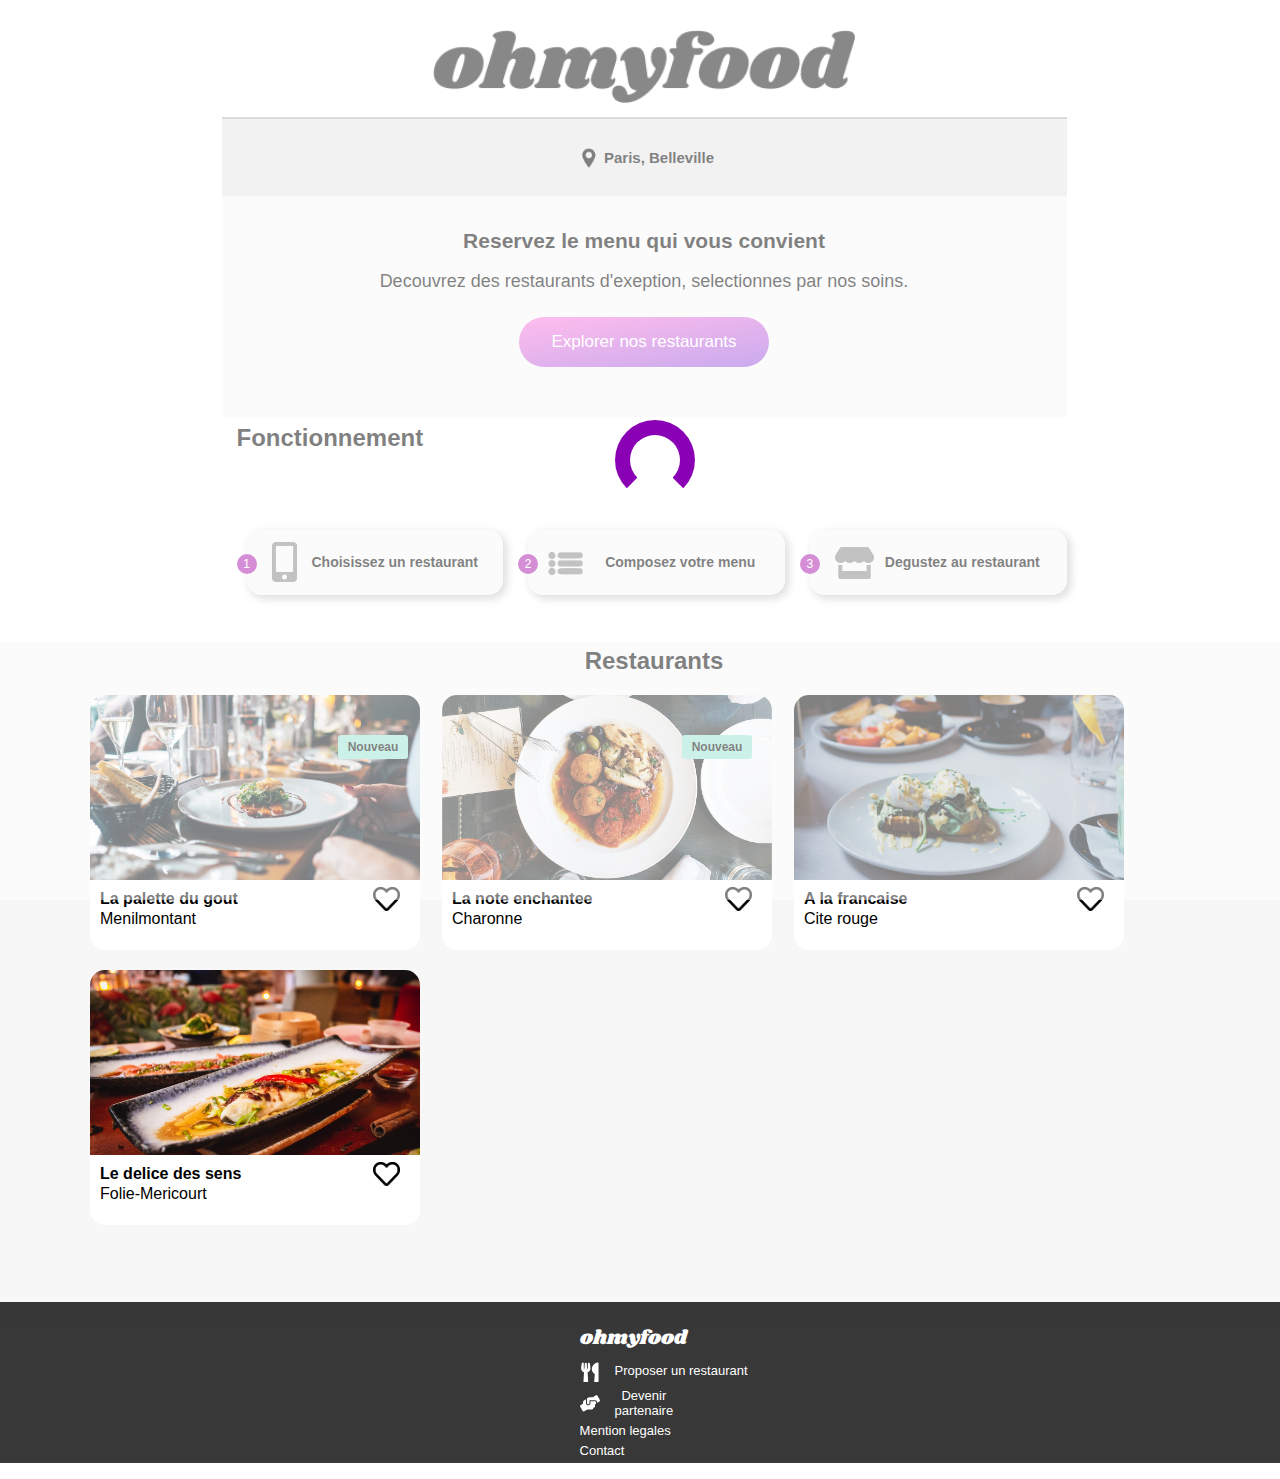
<file: index.html>
<!DOCTYPE html>
<html lang="fr">

<head>
    <link rel="stylesheet" href="https://stackpath.bootstrapcdn.com/font-awesome/4.7.0/css/font-awesome.min.css">
    <link rel="preconnect" href="https://fonts.gstatic.com">
    <link href="https://fonts.googleapis.com/css2?family=Shrikhand&display=swap" rel="stylesheet">
    <link rel="stylesheet" href="style.css">
    <link rel="stylesheet" href="keyframes.css">
    <meta charset="UTF-8">
    <meta http-equiv="X-UA-Compatible" content="IE=edge">
    <meta name="viewport" content="width=device-width, initial-scale=1.0">
    <title>OhmyFood</title>
</head>

<body>
    <div class="container-spinner">
        <div class="spinner"></div>
    </div>
    <header>
        <div class="div-logo-chaine"><img class="logo-chaine" src="images/logo/ohmyfood.png" alt="logo de la chaine"></div>
        <div class="maps-position">
            <div class="bloc-maps-logo"><img class="logo-position-maps" src="images/logo/positionnement.png" alt="positionnement">
                <p class="text-maps"><b>Paris, Belleville</b> </p>
            </div>
        </div>
        <div class="bloc-reserve-et-bouton">
            <h2 class="h2-reserver">Reservez le menu qui vous convient</h2>
            <p class="p-h2">Decouvrez des restaurants d'exeption, selectionnes par nos soins.</p>
            <div>
                <div class="bouton-explorer">
                    <button class="p-button-explorer">Explorer nos restaurants</button>
                </div>
            </div>
        </div>
        <nav>
            <div class="titre-fonctionnement">
                <h2 class="h2-fonctionnement">Fonctionnement</h2>
            </div>
            <div class="ensemble-nav">
                <div class="menu-nav-steps">
                    <div class="step-number">1</div>
                    <div class="nav-phone">
                        <div class="img-steps-ctnr">
                            <img class="img-steps-not-hover" src="images/logo/mobile.png" alt="portable">
                            <img class="img-steps-hover" src="images/logo/mobile-alt-solid-1.png" alt="portable-1-violet">
                        </div>
                        <p class="p-portable">
                            <b>Choisissez un restaurant</b>
                        </p>
                    </div>
                </div>
                <div class="menu-nav-steps">
                    <div class="step-number">2</div>
                    <div class="nav-deroule">
                        <div class="img-steps-ctnr">
                            <img class="img-steps-hover" src="images/logo/bars-icone-1.png" alt="deroule">
                            <img class="img-steps-not-hover" src="images/logo/bars-icone.png" alt="deroule-violet">
                        </div>
                        <p class="p-composez"> <b>Composez votre menu</b> </p>
                    </div>
                </div>
                <div class="menu-nav-steps">
                    <div class="step-number">3</div>
                    <div class="nav-boutique">
                        <div class="img-steps-ctnr">
                            <img class="img-steps-not-hover" src="images/logo/store.png" alt="boutique">
                            <img class="img-steps-hover" src="images/logo/shops-1.png" alt="boutique-violet">
                        </div>
                        <p class="p-boutique"><b>Degustez au restaurant</b> </p>
                    </div>
                </div>
            </div>
        </nav>
    </header>
    <section class="bloc-restauration">
        
        <article class="div-article-restaurant">
            <h2 class="h2-restaurant">Restaurants</h2>
            <div class="ensembles-div-restaurant">
                <p class="icone-nouveau-1"><b>Nouveau</b> </p>
                <div class="div-la-palette-du-gout">
                  <a href="lapalettedugout.html"><img class="la-palette-du-gout" src="images/restaurants/jay-wennington-N_Y88TWmGwA-unsplash.jpg"  alt="la palette du gout"></a>
                    <div class="bloc-p">
                        <p class="p-la-palette-du-gout"><b>La palette du gout</b><br>Menilmontant</p>
                         <div class="coeur-ctnr">
                            <img class="coeur" src="images/logo/coeur.png" alt="coeur">
                            <img class="coeur-violet" src="images/logo/coeur-1.png" alt="coeur rempli"></div>
                    </div>
                </div>
                <p class="icone-nouveau-2"><b>Nouveau</b> </p>
                <div class="div-la-note-enchantee">
                  
                    <a href="lanoteenchantee.html"><img class="la-note-enchantee" src="images/restaurants/stil-u2Lp8tXIcjw-unsplash.jpg" alt="la note enchantee"></a>
                    <div class="bloc-p">
                        <p class="p-la-note-enchantee"><b>La note enchantee</b><br>Charonne</p>
                        <div class="coeur-ctnr"><img class="coeur" src="images/logo/coeur.png" alt="coeur">
                            <img class="coeur-violet" src="images/logo/coeur-1.png" alt="coeur rempli"> </div>
                    </div>
                </div>
                <div class="div-a-la-francaise">
                    <a href="alafrancaise.html"><img class="A-la-francaise" src="images/restaurants/toa-heftiba-DQKerTsQwi0-unsplash.jpg" alt="A la francaise"></a>
                    <div class="bloc-p">
                        <p class="p-a-la-francaise"><b>A la francaise</b><br> Cite rouge</p>
                        <div class="coeur-ctnr"><img class="coeur" src="images/logo/coeur.png" alt="coeur">
                            <img class="coeur-violet" src="images/logo/coeur-1.png" alt="coeur rempli"></div>
                    </div>
                </div>
                <div class="div-le-delice-des-sens">
                    <a href="ledelicedessens.html"><img class="le-delice-des-sens" src="images/restaurants/louis-hansel-shotsoflouis-qNBGVyOCY8Q-unsplash.jpg" alt="le delice des sens"></a>
                    <div class="bloc-p">
                        <p class="p-le-delice-des-sens"><b>Le delice des sens</b><br>Folie-Mericourt</p>
                        <div class="coeur-ctnr"><img class="coeur" src="images/logo/coeur.png" alt="coeur">
                            <img class="coeur-violet" src="images/logo/coeur-1.png" alt="coeur rempli"></div>
                    </div>
                </div>
            </div>
        </article>
    </section>
    <footer>
        <div class="div-footer">
            <p class="logo-de-la-chaine-footer">ohmyfood</p>
            <div class="div-footer-p">
                <div class="bloc-footer-image-1">
                    <img class="couvert-footer" src="images/logo/couvert.svg" alt="couvert">
                    <p class="p-couvert">Proposer un restaurant</p>
                </div>
                <div class="bloc-footer-image-2">
                    <img src="images/logo/poignet-de-mains.svg" alt="poignet de mains">
                    <p class="p-poignet-de-mains">Devenir partenaire</p>
                </div>
                <p class="mention"> Mention legales</p>
                <p class="contact">Contact</p>
            </div>
        </div>
    </footer>
</body>

</html>
</file>
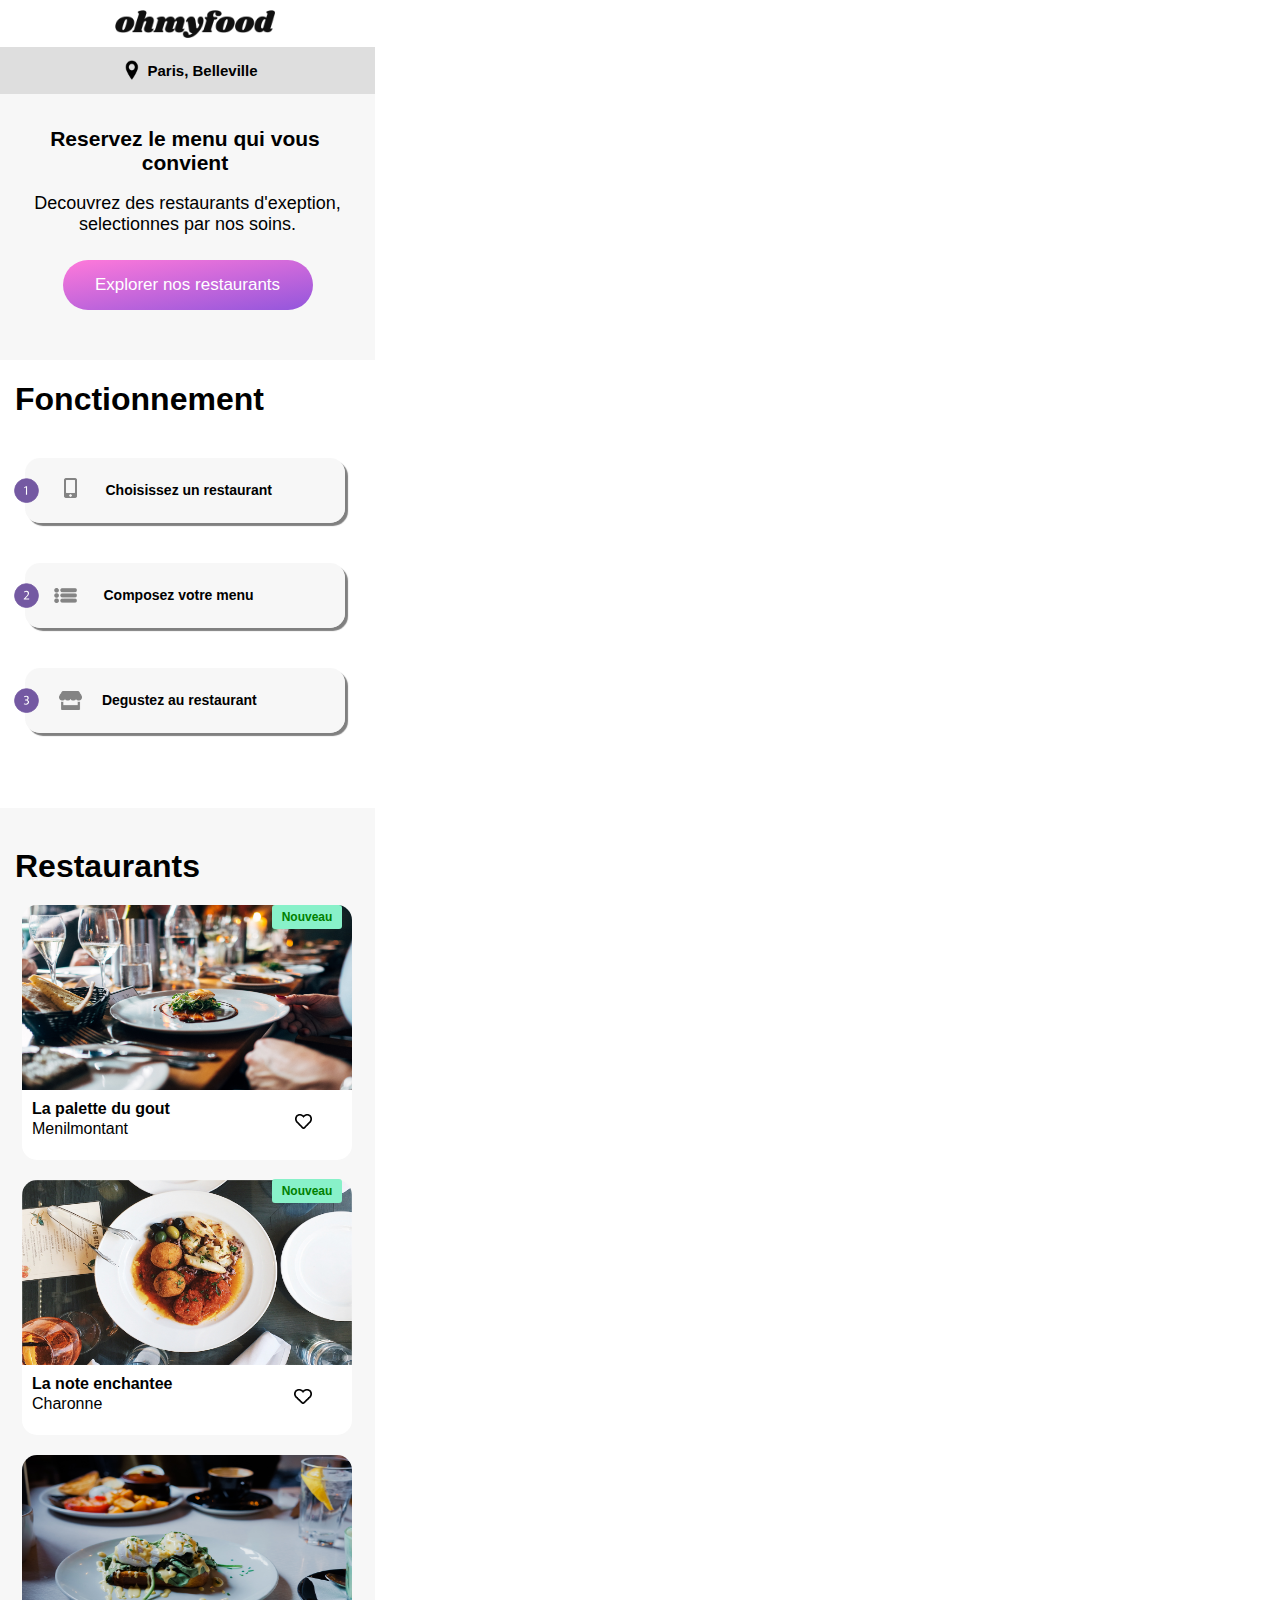
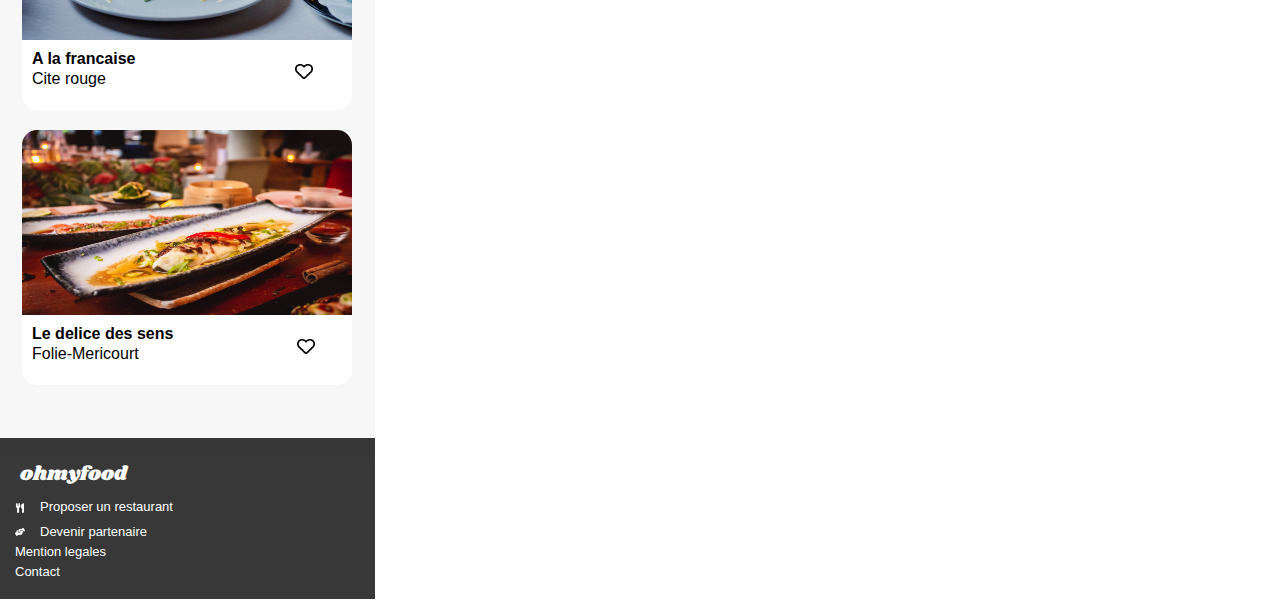
<file: accueil.html>
<!DOCTYPE html>
<html lang="fr">
<head>
  <link rel="preconnect" href="https://fonts.gstatic.com"> 
<link href="https://fonts.googleapis.com/css2?family=Shrikhand&display=swap" rel="stylesheet">
  <link rel="stylesheet" href="accueil.css">
  <meta charset="UTF-8">
  <meta http-equiv="X-UA-Compatible" content="IE=edge">
  <meta name="viewport" content="width=device-width, initial-scale=1.0">
  <title>OhmyFood</title>
</head>
<body>
  <header>
    <img class="logo-chaine" src="images/logo/ohmyfood.png" alt="logo de la chaine">
    <div class="maps-position">
      <div class="bloc-maps-logo"><img class="logo-position-maps" src="images/logo/positionnement.png" alt="positionnement">
        <p class="text-maps"><b>Paris, Belleville</b> </p>
      </div>
    </div>
    <div class="bloc-reserve-et-bouton">
      <h1 class="h1-reserver">Reservez le menu qui vous convient</h1>
      <p class="p-h1">Decouvrez des restaurants d'exeption, selectionnes par nos soins.</p>
      <div>
        <div class="bouton-explorer">
          <button><p class="p-button-explorer"> Explorer nos restaurants</p></button>
        </div>
      </div>
    </div>
    <nav>
      <div class="titre-fonctionnement">
        <h1 class="h1-fonctionnement">Fonctionnement</h1>
      </div>
    <div class="ensemble-nav">
      <div class="menu-nav-phone">
        <div class="nav-phone">
          <img class="numero-1" src="images/logo/numero-1.svg" height="25px" alt="numero-1">
          <span><img class="portable" src="images/logo/mobile.png "  height="30px" alt="portable">
            <!--<img class="portable-1" src="images/logo/mobile-alt-solid-1.png "  height="30px" alt="portable-1-violet">--></span> <p class="p-portable"><b>Choisissez un restaurant</b> </p>
          
          
        </div>
      </div>
      <div class="menu-nav-deroule">
        <div class="nav-deroule">
         <img class="numero-2" src="images/logo/numero-2.svg" height="25px" alt="numero-2">
         <img class="menu-deroule" src="images/logo/bars icone.png" height="25px" alt="menu deroule"> <p class="p-composez"> <b>Composez votre menu</b>  </p>
        </div>
      </div>
      <div class="menu-nav-boutique">
        <div class="nav-boutique">
         <img class="numero-3" src="images/logo/numero-3.svg"  height="25px" alt="numero-3">
         <img class="boutique" src="images/logo/store.png" height="30px" alt="boutique"> <p class="p-boutique"><b>Degustez au restaurant</b> </p>
        </div>
      </div>
    </div>
    </nav>
  </header>
  <section class="bloc-restauration">
    <h1 class="h1-restaurant">Restaurants</h1>
    <article class="dif-article-restaurant">
      <div class="ensembles-div-restaurant">
        <p class="icone-nouveau-1"><b>Nouveau</b> </p>
        <div class="div-la-palette-du-gout">
          <img class="la-palette-du-gout" src="images/restaurants/jay-wennington-N_Y88TWmGwA-unsplash.jpg" height="200px" width="330px" alt="la palette du gout">
          <div class="bloc-p-la-palette-du-gout">
            <p class="p-la-palette-du-gout"><b>La palette du gout</b><br>Menilmontant</p>
            <img class="coeur-1" src="images/logo/coeur.png" height="15px" alt="coeur">
          </div>
        </div>
        <p class="icone-nouveau-2"><b>Nouveau</b> </p>
        <div class="div-la-note-enchantee">
          
          <img class="la-note-enchantee" src="images/restaurants/stil-u2Lp8tXIcjw-unsplash.jpg" height="200px" alt="la note enchantee">
          <div class="bloc-p-la-note-enchantee">
            <p class="p-la-note-enchantee"><b>La note enchantee</b><br>Charonne</p>
            <img class="coeur-2" src="images/logo/coeur.png" height="15px" alt="coeur">
          </div>
        </div>
        <div class="div-a-la-francaise">
          <img class="A-la-francaise" src="images/restaurants/toa-heftiba-DQKerTsQwi0-unsplash.jpg" height="200px" alt="A la francaise">
          <div class="bloc-p-a-la-francaise">
            <p class="p-a-la-francaise"><b>A la francaise</b><br> Cite rouge</p>
            <img class="coeur-3" src="images/logo/coeur.png" height="15px" alt="coeur">
          </div>
        </div>
        <div class="div-le-delice-des-sens">
          <img class="le-delice-des-sens" src="images/restaurants/louis-hansel-shotsoflouis-qNBGVyOCY8Q-unsplash.jpg" height="200px" alt="le delice des sens">
          <div class="bloc-p-le-delice-des-sens">
            <p class="p-le-delice-des-sens"><b>Le delice des sens</b><br>Folie-Mericourt</p>
            <img class="coeur-4" src="images/logo/coeur.png" height="15px" alt="coeur">
          </div>
        </div>
      </div>
    </article>
  </section>
  <footer>
    <div class="div-footer">
      <p class="logo-de-la-chaine-footer">ohmyfood</p>
      <div class="div-footer-p">
        <div class="bloc-footer-image-1">
         <img class="couvert-footer" src="images/logo/couvert.svg" alt="couvert" width="10px" height="10px">
         <p class="p-couvert">Proposer un restaurant</p>
        </div>
        <div class="bloc-footer-image-2">
         <img src="images/logo/poignet de mains.svg" alt="poignet de mains" width="10px" height="10px">
         <p class="p-poignet-de-mains">Devenir partenaire</p>
        </div>
        <p class="mention"> Mention legales</p>
        <p class="contact">Contact</p>
      </div>
    </div>
  </footer>
</body>
</html>
</file>
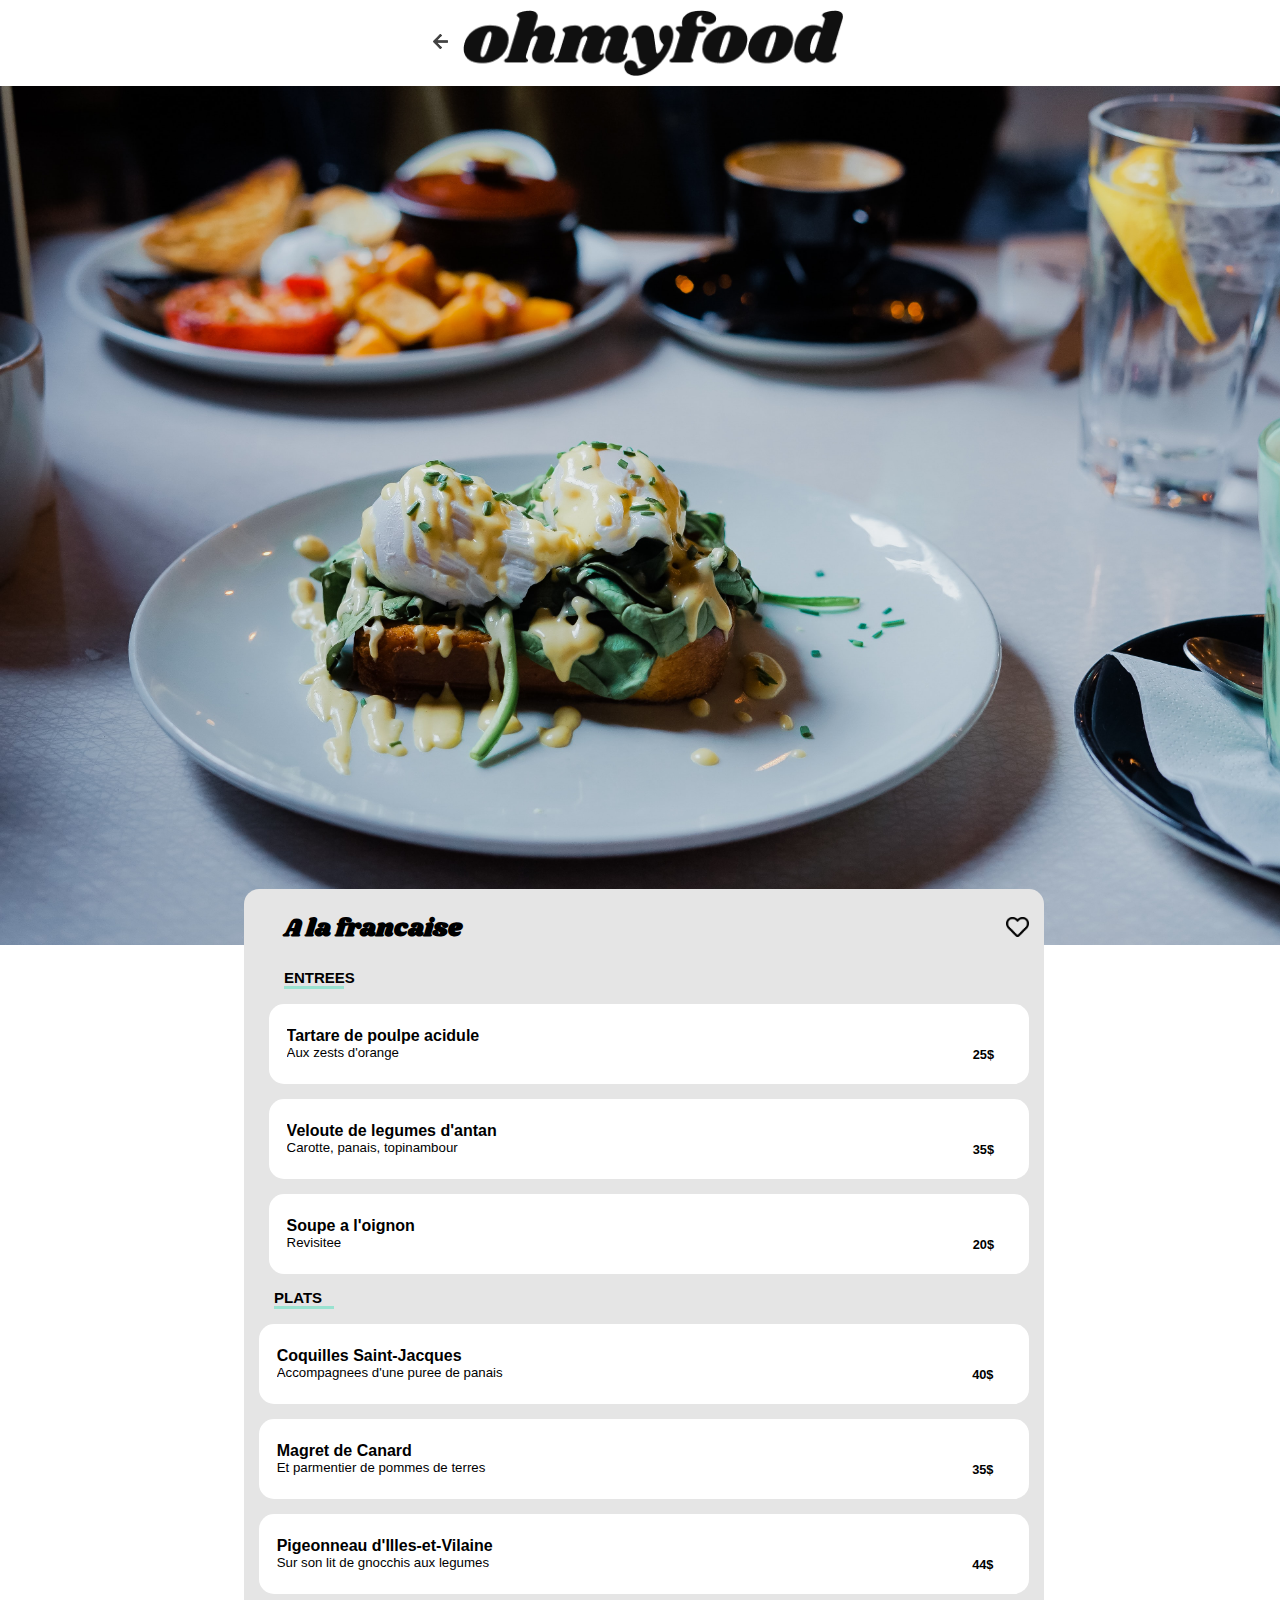
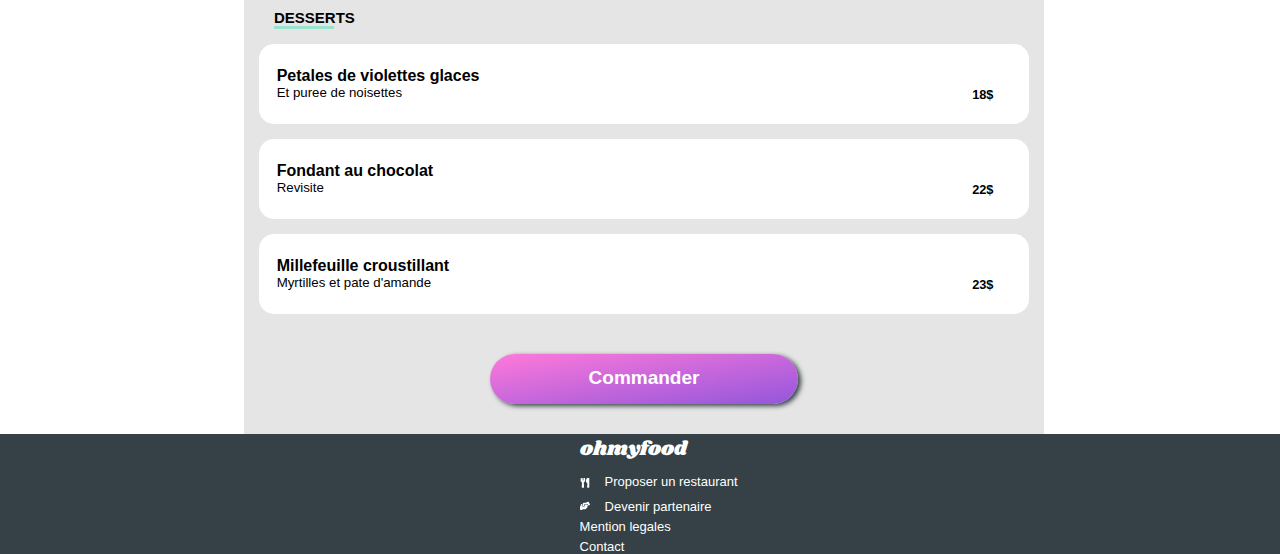
<file: alafrancaise.html>
<!DOCTYPE html>
<html lang="fr">
<head>
  <link rel="stylesheet" href="index.html">
  <link rel="stylesheet" href="alafrancaise.css">
  <link rel="stylesheet" href="keyframes.css">
  <link rel="preconnect" href="https://fonts.gstatic.com"> 
<link href="https://fonts.googleapis.com/css2?family=Shrikhand&display=swap" rel="stylesheet">
  <meta charset="UTF-8">
  <meta http-equiv="X-UA-Compatible" content="IE=edge">
  <meta name="viewport" content="width=device-width, initial-scale=1.0">
  <title>A la Francaise</title>
</head>
<body>
  <div class="spinner"></div>
  <header>
    <div class="bouton-de-retour">
     <button>
       <a href="index.html">
         <img class="fleche-retour" src="images/logo/arrow-left-solid.png" height="15px" alt="fleche"></a>
     </button>
       <div class="div-logo-chaine"></div><img class="logo-chaine" src="images/logo/ohmyfood.png" alt="logo de la chaine">
   </div>
  </header>
  <img class="photo-plat-restaurant" src="images/restaurants/toa-heftiba-DQKerTsQwi0-unsplash.jpg" height="252px" alt="photo-plat-restaurant">
<article id="ensemble-du-menu">
  <section class="section-entrees">
       <div class="titre-h1">
         <h1>A la francaise</h1>
          <span class="activation-effet-1"><img class="coeur-1" src="images/logo/coeur.png" height="20px" alt="coeur"> 
              <img class="coeur-violet-1" src="images/logo/coeur-1.png" height="20px" alt="coeur rempli"></span> 
       </div>
         <h3>ENTREES</h3>
       </div>
       <div class="bloc-des-entrees">
        <div class="div-tartare-de-poulpe">
         <div class="tartare-de-poulpe"><h4 class="p-titre">Tartare de poulpe acidule</h4>
        <h5>Aux zests d'orange</h5></div><h4 class="p-titre-prix"><b class="b-titre-prix">25$</b></h4>
        <div class="bouton-validation">
         <button>
          <img class="validation" src="images/logo/check-circle-regular.svg" alt="validation">
         </button> 
        </div>
        </div>
        <div class="div-veloute-de-legumes">
          <div class="veloute-de-legumes"><h4 class="p-titre">Veloute de legumes d'antan</h4>
          <h5>Carotte, panais, topinambour</h5></div><h4 class="p-titre-prix"><b class="b-titre-prix">35$</b></h4>
          <div class="bouton-validation">
            <button>
              <img class="validation" src="images/logo/check-circle-regular.svg"  alt="validation">
            </button>
          </div>
        </div>
        <div class="div-soupe-a-l-oignon">
          <div class="soupe-a-l-oignon"><h4 class="p-titre">Soupe a l'oignon</h4>
          <h5>Revisitee</h5></div><h4 class="p-titre-prix"><b class="b-titre-prix">20$</b></h4>
          <div class="bouton-validation">
            <button>
              <img class="validation" src="images/logo/check-circle-regular.svg"  alt="validation">
            </button>
          </div>
        </div>
       </div>
       
     </div>

  </section>
  <section class="section-plat">
    <div>
      <h3>PLATS</h3>
    </div>
    <div class="div-coquilles-saint-jacques">
          <div class="coquilles-saint-jacques"><h4 class="p-titre">Coquilles Saint-Jacques</h4>
         <h5>Accompagnees d'une puree de panais</h5></div><h4 class="p-titre-prix"><b class="b-titre-prix">40$</b></h4>
      <div class="bouton-validation">
        <button>
          <img class="validation" src="images/logo/check-circle-regular.svg" alt="validation">
        </button>
      </div>
    </div>
    <div class="div-magret-de-canard">
      <div class="magret-de-canard"><h4 class="p-titre">Magret de Canard</h4>
      <h5>Et parmentier de pommes de terres</h5></div><h4 class="p-titre-prix"><b class="b-titre-prix">35$</b></h4>
      <div class="bouton-validation">
        <button>
          <img class="validation" src="images/logo/check-circle-regular.svg" alt="validation">
        </button>
      </div>
    </div>
    <div class="div-pigeonneau-d-illes-et-vilaine">
      <div class="pigeonneau-d-illes-et-vilaine"><h4 class="p-titre">Pigeonneau d'Illes-et-Vilaine</h4>
      <h5>Sur son lit de gnocchis aux legumes</h5></div><h4 class="p-titre-prix"><b class="b-titre-prix">44$</b></h4>
      <div class="bouton-validation">
        <button>
          <img class="validation" src="images/logo/check-circle-regular.svg" alt="validation">
        </button>
      </div>
    </div>
  </section>

  <section class="dessert">
    <div>
     <h3>DESSERTS</h3>
    </div> 
    <div class="div-petales-de-violettes-glaces">
      <div class="petales-de-violettes-glaces"><h4 class="p-titre">Petales de violettes glaces</h4>
      <h5>Et puree de noisettes</h5></div><h4 class="p-titre-prix"><b class="b-titre-prix">18$</b></h4>
      <div class="bouton-validation">
        <button>
          <img class="validation" src="images/logo/check-circle-regular.svg" alt="validation">
        </button>
      </div>
    </div>  
    <div class="div-fondant-au-chocolat">
      <div class="fondant-au-chocolat"><h4 class="p-titre">Fondant au chocolat</h4>
     <h5>Revisite</h5></div><h4 class="p-titre-prix"><b class="b-titre-prix">22$</b></h4>
      <div class="bouton-validation">
        <button>
          <img class="validation" src="images/logo/check-circle-regular.svg" alt="validation">
        </button>
      </div>
    </div>
    <div class="div-millefeuille-croustillant">
      <div class="millefeuille-croustillant"><h4 class="p-titre">Millefeuille croustillant</h4>
       <h5>Myrtilles et pate d'amande</h5></div><h4 class="p-titre-prix"><b class="b-titre-prix">23$</b></h4>
      
      <div  class="bouton-validation">
        <button>
          <img class="validation" src="images/logo/check-circle-regular.svg" alt="validation">
        </button>
      </div>
    </div>

  </section>
  <div class="bouton-commander">
    <div class="commander">
      <p class="p-botton-commander"><b>Commander</b></p>
    </div>
  </div>
</article>
  <footer>
    <div class="div-footer">
      <p class="logo-de-la-chaine-footer">ohmyfood</p>
      <div class="div-footer-p">
        <div class="bloc-footer-image-1">
         <img class="couvert-footer" src="images/logo/couvert.svg" alt="couvert" width="10px" height="10px">
         <p class="p-couvert">Proposer un restaurant</p>
        </div>
        <div class="bloc-footer-image-2">
         <img src="images/logo/poignet de mains.svg" alt="poignet de mains" width="10px" height="10px">
         <p class="p-poignet-de-mains">Devenir partenaire</p>
        </div>
        <p class="mention"> Mention legales</p>
        <p class="contact">Contact</p>
      </div>
    </div>
  </footer>
  
</body>
</html>
</file>
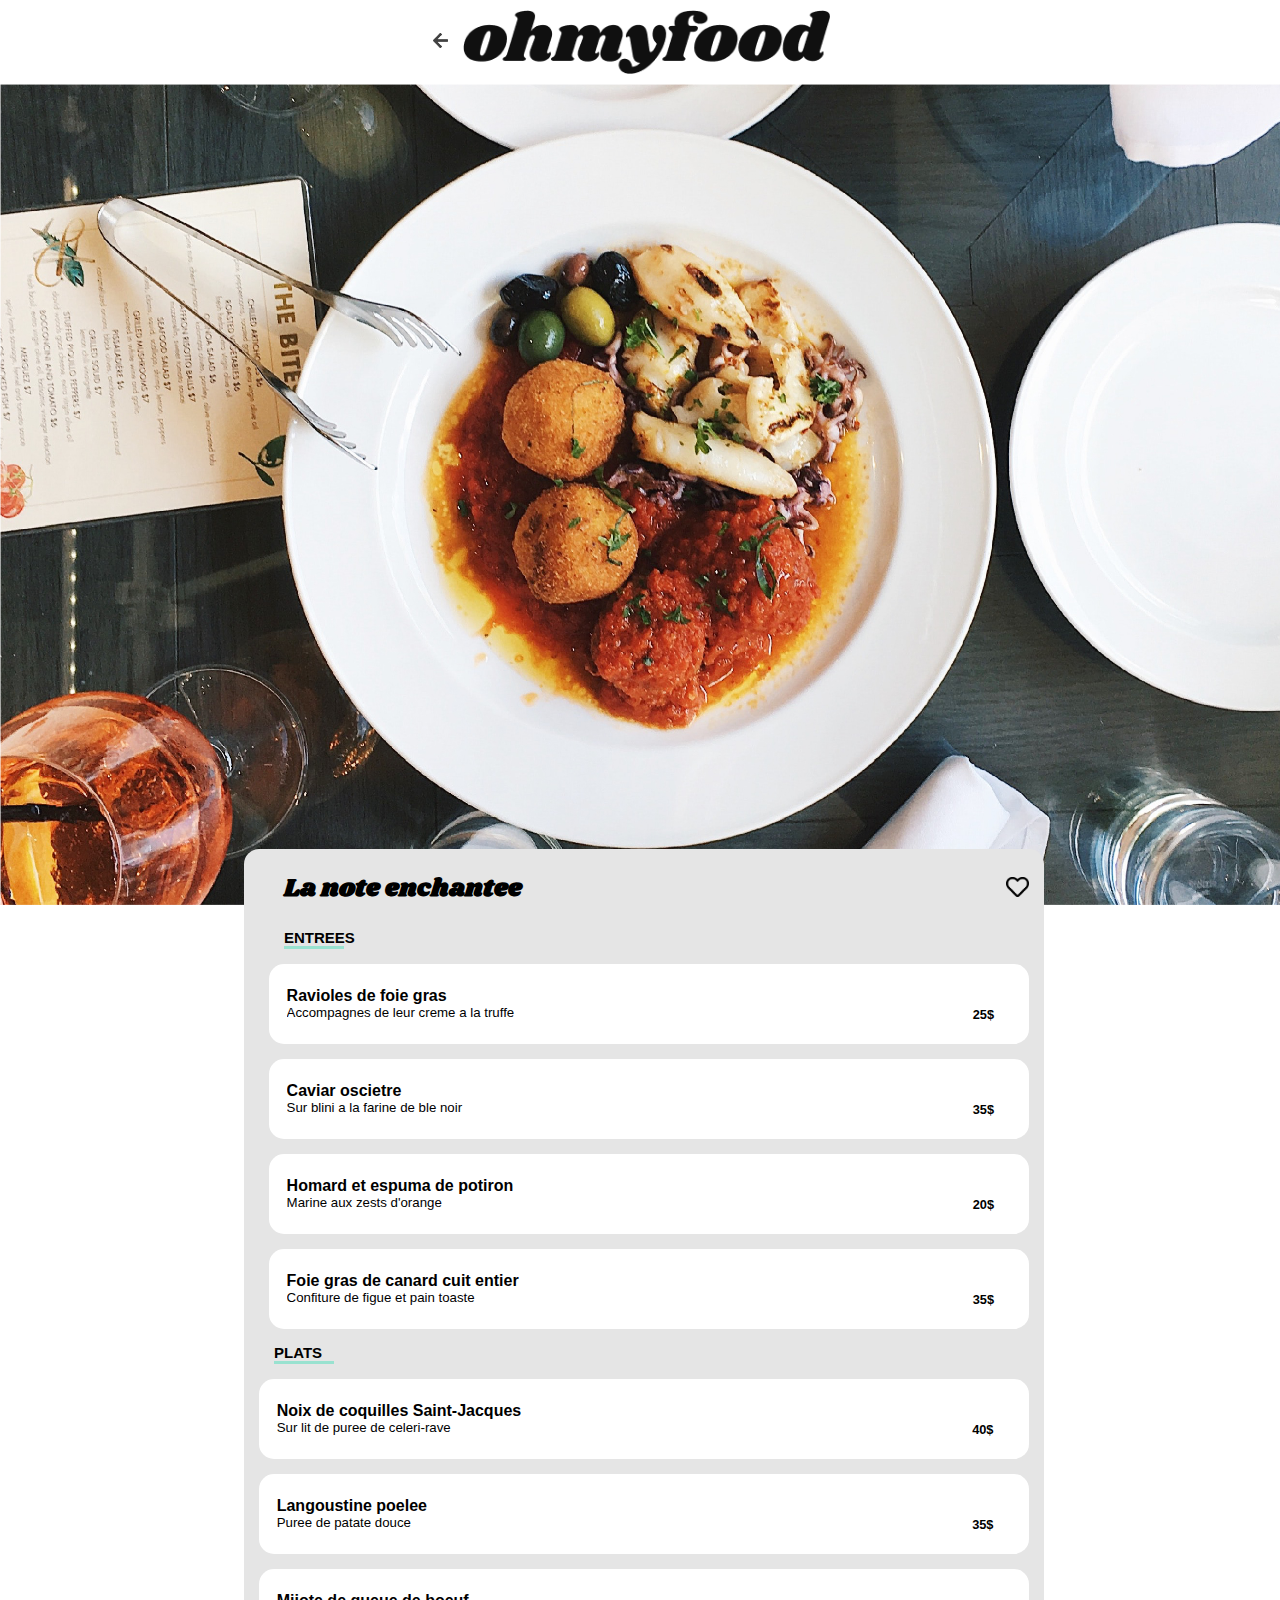
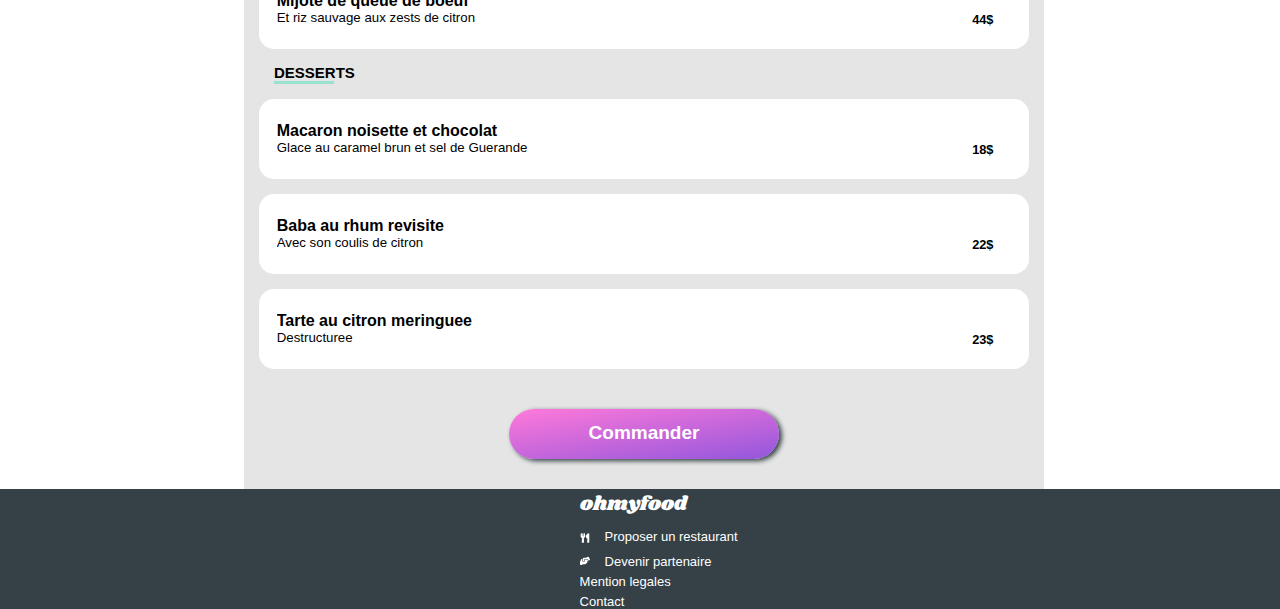
<file: lanoteenchantee.html>
<!DOCTYPE html>
<html lang="fr">
<head>
  <link rel="stylesheet" href="index.html">
  <link rel="stylesheet" href="lanoteenchantee.css">
  <link rel="stylesheet" href="keyframes.css">
  <link rel="preconnect" href="https://fonts.gstatic.com"> 
<link href="https://fonts.googleapis.com/css2?family=Shrikhand&display=swap" rel="stylesheet">
  <meta charset="UTF-8">
  <meta http-equiv="X-UA-Compatible" content="IE=edge">
  <meta name="viewport" content="width=device-width, initial-scale=1.0">
  <title> La Note Enchantee</title>
</head>
<body>
  <div class="spinner"></div>
  <header>
    <div class="bouton-de-retour">
     <button>
       <a href="index.html">
         <img class="fleche-retour" src="images/logo/arrow-left-solid.png" height="15px" alt="fleche"></a>
     </button>
       <div class="div-logo-chaine"><img class="logo-chaine" src="images/logo/ohmyfood.png" alt="logo de la chaine"></div>
   </div>
  </header>
  <img class="photo-plat-restaurant-2" src="images/restaurants/stil-u2Lp8tXIcjw-unsplash.jpg"  alt="photo-plat-restaurant">
<article id="ensemble-du-menu">
  <section class="section-entrees">
             <div class="titre-h1">   
                <div class="h1">
                 <h1>La note enchantee</h1>
                </div>
                  <div class="titre-h1-logo">
                     <span class="activation-effet-1"><img class="coeur-1" src="images/logo/coeur.png" height="20px" alt="coeur"> 
              <img class="coeur-violet-1" src="images/logo/coeur-1.png" height="20px" alt="coeur rempli"></span>
                  </div>
              </div>  
         <h3>ENTREES</h3>
       </div>
       <div class="bloc-des-entrees">
        <div class="div-ravioles-de-foie-gras">
         <div class="ravioles-de-foie-gras"><h4 class="p-titre">Ravioles de foie gras </h4>
        <h5> Accompagnes de leur creme a la truffe</h5></div><h4 class="p-titre-prix"><b> 25$ </b> </h4>
        <div class="bouton-validation">
         <button>
          <img class="validation" src="images/logo/check-circle-regular.svg" alt="validation">
         </button> 
        </div>
        </div>
        <div class="div-caviar-oscietre">
          <div class="caviar-oscietre"><h4 class="p-titre">Caviar oscietre</h4>
          <h5>Sur blini a la farine de ble noir</h5></div><h4 class="p-titre-prix"><b>35$</b></h4>
          <div class="bouton-validation">
            <button>
              <img class="validation" src="images/logo/check-circle-regular.svg"  alt="validation">
            </button>
          </div>
        </div>
        <div class="div-homard-et-espuma-de-potiron">
          <div class="homard-et-espuma-de-potiron"><h4 class="p-titre">Homard et espuma de potiron</h4>
           <h5>Marine aux zests d'orange</h5></div><h4 class="p-titre-prix"><b class="b-titre-prix">20$</b></h4>
          <div class="bouton-validation">
            <button>
              <img class="validation" src="images/logo/check-circle-regular.svg"  alt="validation">
            </button>
          </div>
        </div>
        <div class="div-foie-gras-de-canard-cuit-entier">
          <div class="foie-gras-de-canard-cuit-entier"><h4 class="p-titre">Foie gras de canard cuit entier</h4>
         <h5>Confiture de figue et pain toaste</h5></div><h4 class="p-titre-prix"><b class="b-titre-prix">35$</b></h4>
          <div class="bouton-validation">
            <button>
              <img class="validation" src="images/logo/check-circle-regular.svg"  alt="validation">
            </button>
          </div>
        </div>
       </div>
       
     </div>

  </section>
  <section class="section-plat">
    <div>
      <h3>PLATS</h3>
    </div>
     <div class="div-noix-de-coquille-saint-jacques">
          <div class="noix-de-coquille-saint-jacques"><h4 class="p-titre">Noix de coquilles Saint-Jacques</h4>
          <h5>Sur lit de puree de celeri-rave</h5></div><h4 class="p-titre-prix"><b class="b-titre-prix">40$</b></h4>
      <div class="bouton-validation">
        <button>
          <img class="validation" src="images/logo/check-circle-regular.svg" alt="validation">
        </button>
      </div>
    </div>
    <div class="div-langoustine-poelee">
      <div class="langoustine-poelee"><h4 class="p-titre">Langoustine poelee</h4>
      <h5>Puree de patate douce</h5></div><h4 class="p-titre-prix"><b class="b-titre-prix">35$</b></h4>
      <div class="bouton-validation">
        <button>
          <img class="validation" src="images/logo/check-circle-regular.svg" alt="validation">
        </button>
      </div>
    </div>
    <div class="div-mijote-de-queue-de-boeuf">
      <div class="mijote-de-queue-de-boeuf"><h4 class="p-titre">Mijote de queue de boeuf</h4>
      <h5>Et riz sauvage aux zests de citron</h5></div><h4 class="p-titre-prix"><b class="b-titre-prix">44$</b></h4>
      <div class="bouton-validation">
        <button>
          <img class="validation" src="images/logo/check-circle-regular.svg" alt="validation">
        </button>
      </div>
    </div>
  </section>

  <section class="dessert">
    <div>
     <h3>DESSERTS</h3>
    </div> 
    <div class="div-macaron-noisette-et-chocolat">
      <div class="macaron-noisette-et-chocolat"><h4 class="p-titre">Macaron noisette et chocolat</h4>
      <h5>Glace au caramel brun et sel de Guerande</h5></div><h4 class="p-titre-prix"><b class="b-titre-prix">18$</b></h4>
      <div class="bouton-validation">
        <button>
          <img class="validation" src="images/logo/check-circle-regular.svg" alt="validation">
        </button>
      </div>
    </div>  
    <div class="div-baba-au-rhum-revisite">
      <div class="baba-au-rhum-revisite"><h4 class="p-titre">Baba au rhum revisite</h4>
      <h5>Avec son coulis de citron</h5></div><h4 class="p-titre-prix"><b class="b-titre-prix">22$</b></h4>
      <div class="bouton-validation">
        <button>
          <img class="validation" src="images/logo/check-circle-regular.svg" alt="validation">
        </button>
      </div>
    </div>
    <div class="div-tarte-au-citron-meringuee">
      <div class="tarte-au-citron-meringuee">
        <h4 class="p-titre">Tarte au citron meringuee</h4>
       <h5>Destructuree</h5></div><h4 class="p-titre-prix"><b class="b-titre-prix">23$</b></h4>
      <div  class="bouton-validation">
        <button>
          <img class="validation" src="images/logo/check-circle-regular.svg" alt="validation">
        </button>
      </div>
    </div>

  </section>
  <div class="bouton-commander">
    <div class="commander">
      <p class="p-botton-commander"><b>Commander</b></p>
    </div>
  </div>
</article>
  <footer>
    <div class="div-footer">
      <p class="logo-de-la-chaine-footer">ohmyfood</p>
      <div class="div-footer-p">
        <div class="bloc-footer-image-1">
         <img class="couvert-footer" src="images/logo/couvert.svg" alt="couvert" width="10px" height="10px">
         <p class="p-couvert">Proposer un restaurant</p>
        </div>
        <div class="bloc-footer-image-2">
         <img src="images/logo/poignet de mains.svg" alt="poignet de mains" width="10px" height="10px">
         <p class="p-poignet-de-mains">Devenir partenaire</p>
        </div>
        <p class="mention"> Mention legales</p>
        <p class="contact">Contact</p>
      </div>
    </div>
  </footer>
  
</body>
</html>
</file>
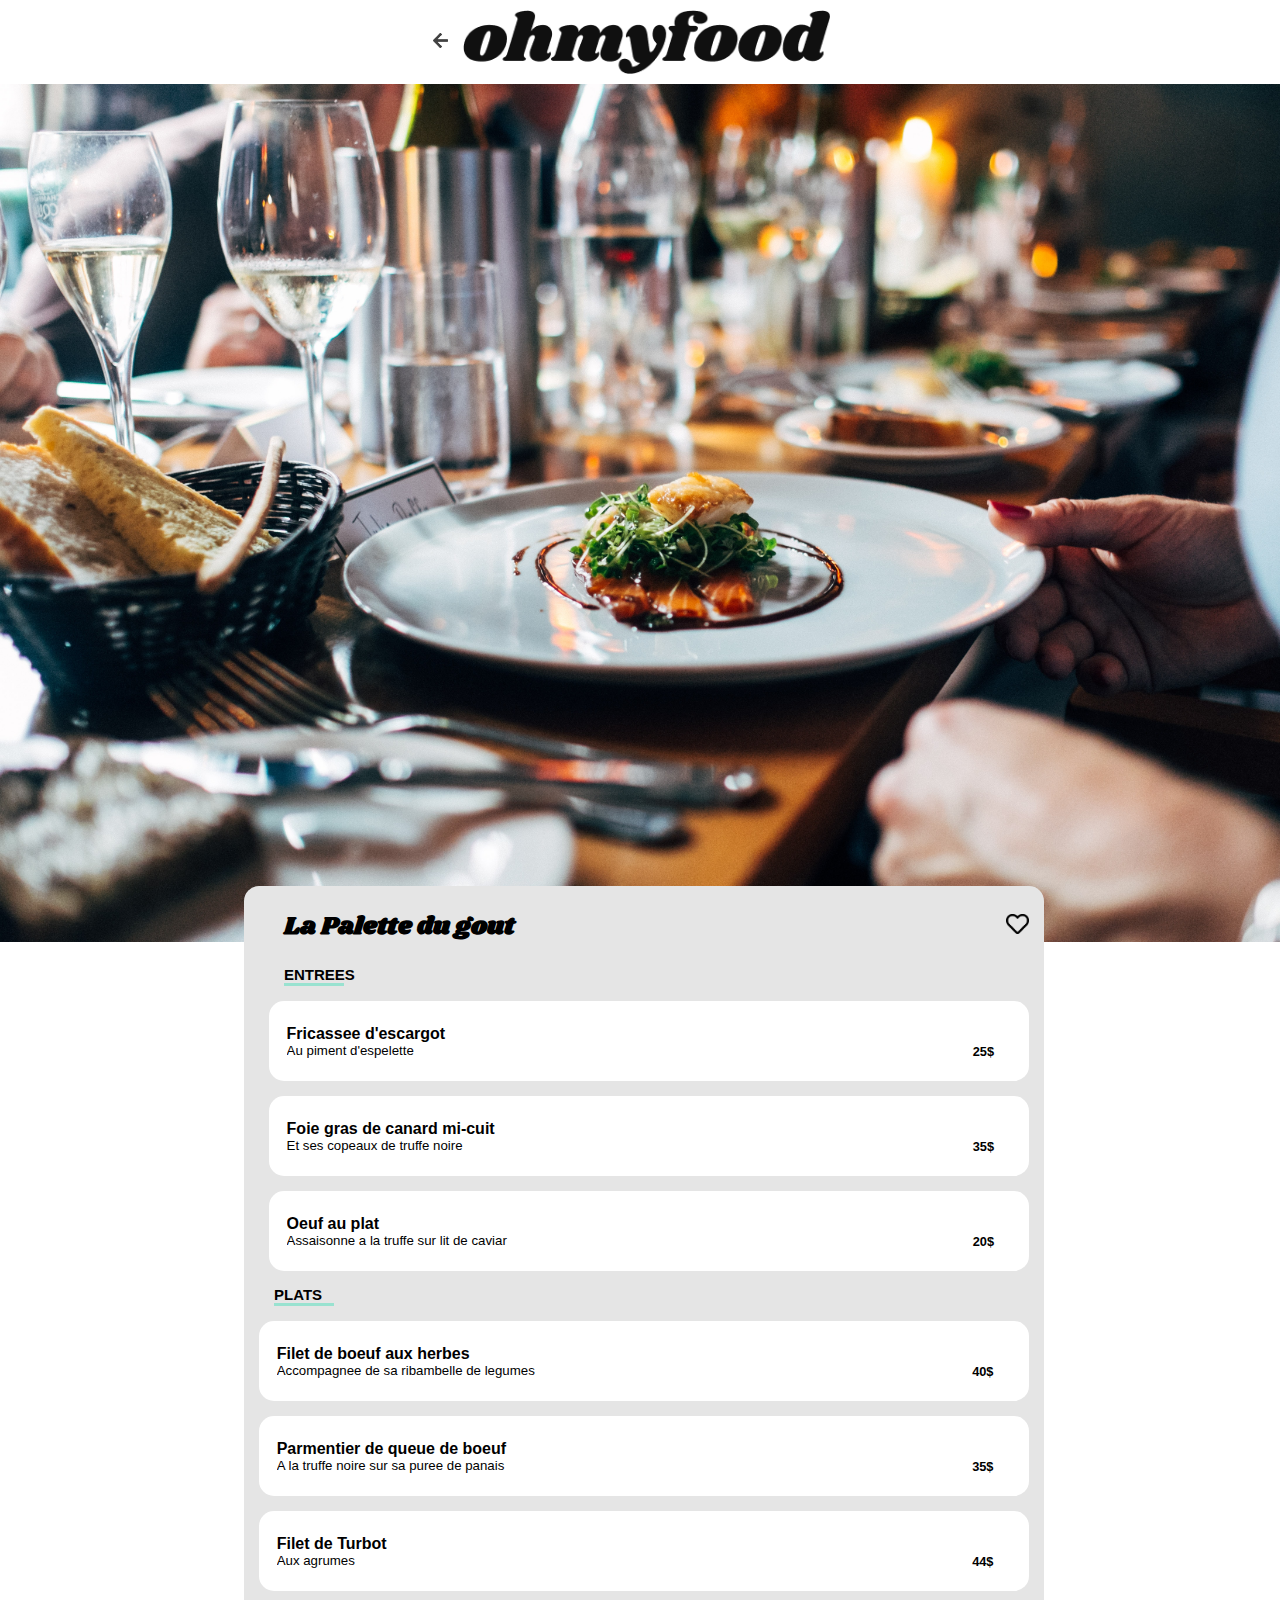
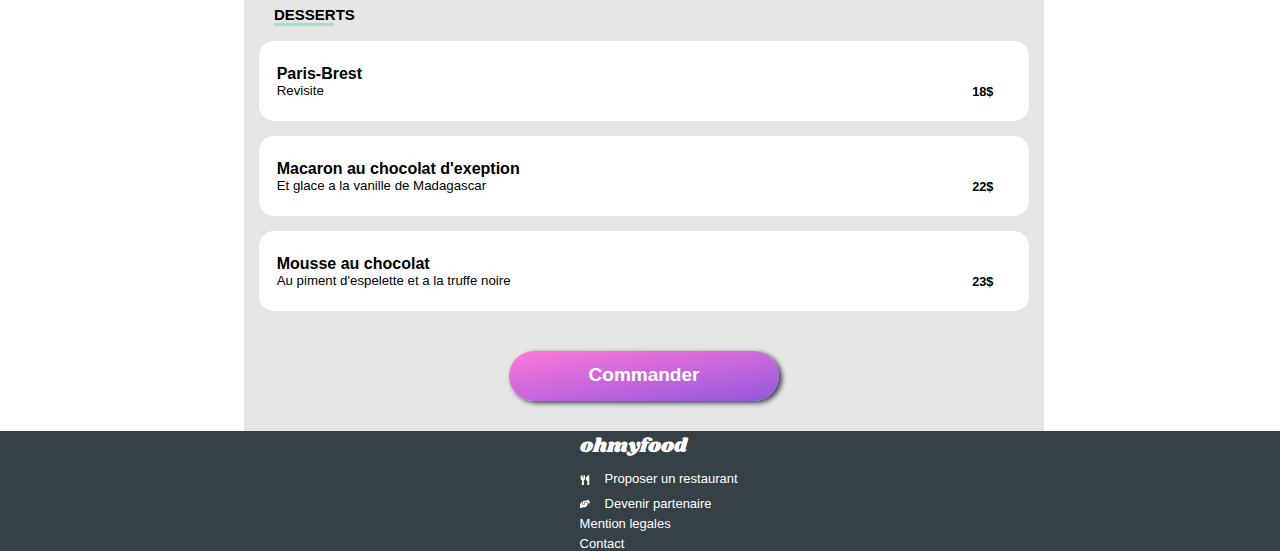
<file: lapalettedugout.html>
<!DOCTYPE html>
<html lang="fr">
<head>
  <link rel="stylesheet" href="index.html">
  <link rel="stylesheet" href="lapalettedugout.css">
  <link rel="stylesheet" href="keyframes.css">
  <link rel="preconnect" href="https://fonts.gstatic.com"> 
<link href="https://fonts.googleapis.com/css2?family=Shrikhand&display=swap" rel="stylesheet">
  <meta charset="UTF-8">
  <meta http-equiv="X-UA-Compatible" content="IE=edge">
  <meta name="viewport" content="width=device-width, initial-scale=1.0">
  <title> La Palette du gout</title>
</head>
<body>
  <div class="spinner"></div>
  <header>
    <div class="bouton-de-retour">
     <button>
       <a href="index.html">
         <img class="fleche-retour" src="images/logo/arrow-left-solid.png" height="15px" alt="fleche"></a>
     </button>
       <div class="div-logo-chaine"><img class="logo-chaine" src="images/logo/ohmyfood.png" alt="logo de la chaine"></div>
   </div>
  </header>
  <img class="photo-plat-restaurant-3" src="images/restaurants/jay-wennington-N_Y88TWmGwA-unsplash.jpg"  alt="photo-plat-restaurant">
<article id="ensemble-du-menu">
  <section class="section-entrees">
             <div class="titre-h1">   
                <div class="h1">
                 <h1>La Palette du gout</h1>
                </div>
                  <div class="titre-h1-logo">
                  <span class="activation-effet-1"><img class="coeur-1" src="images/logo/coeur.png" height="20px" alt="coeur"> 
              <img class="coeur-violet-1" src="images/logo/coeur-1.png" height="20px" alt="coeur rempli"></span>
                  </div>
              </div>  
         <h3>ENTREES</h3>
       </div>
       <div class="bloc-des-entrees">
        <div class="div-fricassee-d-escargot">
         <div class="fricassee-d-escargot"><h4 class="p-titre">Fricassee d'escargot </h4>
        <h5> Au piment d'espelette</h5></div><h4 class="p-titre-prix"><b> 25$ </b> </h4>
        <div class="bouton-validation">
         <button>
          <img class="validation" src="images/logo/check-circle-regular.svg" alt="validation">
         </button> 
        </div>
        </div>
        <div class="div-Foie-gras-de-canard-mi-cuit">
          <div class="Foie-gras-de-canard-mi-cuit"><h4 class="p-titre">Foie gras de canard mi-cuit</h4>
          <h5>Et ses copeaux de truffe noire</h5></div><h4 class="p-titre-prix"><b>35$</b></h4>
          <div class="bouton-validation">
            <button>
              <img class="validation" src="images/logo/check-circle-regular.svg"  alt="validation">
            </button>
          </div>
        </div>
        <div class="div-oeuf-au-plat">
          <div class="oeuf-au-plat"><h4 class="p-titre">Oeuf au plat</h4>
           <h5>Assaisonne a la truffe sur lit de caviar</h5></div><h4 class="p-titre-prix"><b class="b-titre-prix">20$</b></h4>
          <div class="bouton-validation">
            <button>
              <img class="validation" src="images/logo/check-circle-regular.svg"  alt="validation">
            </button>
          </div>
        </div>
       </div>
       
     </div>

  </section>
  <section class="section-plat">
    <div>
      <h3>PLATS</h3>
    </div>
     <div class="div-filet-de-boeuf-aux-herbes">
          <div class="filet-de-boeuf-aux-herbes"><h4 class="p-titre">Filet de boeuf aux herbes</h4>
          <h5>Accompagnee de sa ribambelle de legumes</h5></div><h4 class="p-titre-prix"><b class="b-titre-prix">40$</b></h4>
      <div class="bouton-validation">
        <button>
          <img class="validation" src="images/logo/check-circle-regular.svg" alt="validation">
        </button>
      </div>
    </div>
    <div class="div-parmentier-de-queue-de-boeuf">
      <div class="parmentier-de-queue-de-boeuf"><h4 class="p-titre">Parmentier de queue de boeuf</h4>
      <h5>A la truffe noire sur sa puree de panais</h5></div><h4 class="p-titre-prix"><b class="b-titre-prix">35$</b></h4>
      <div class="bouton-validation">
        <button>
          <img class="validation" src="images/logo/check-circle-regular.svg" alt="validation">
        </button>
      </div>
    </div>
    <div class="div-filet-de-turbot">
      <div class="filet-de-turbot"><h4 class="p-titre">Filet de Turbot</h4>
      <h5>Aux agrumes</h5></div><h4 class="p-titre-prix"><b class="b-titre-prix">44$</b></h4>
      <div class="bouton-validation">
        <button>
          <img class="validation" src="images/logo/check-circle-regular.svg" alt="validation">
        </button>
      </div>
    </div>
  </section>

  <section class="dessert">
    <div>
     <h3>DESSERTS</h3>
    </div> 
    <div class="div-paris-brest">
      <div class="paris-brest"><h4 class="p-titre">Paris-Brest</h4>
      <h5>Revisite</h5></div><h4 class="p-titre-prix"><b class="b-titre-prix">18$</b></h4>
      <div class="bouton-validation">
        <button>
          <img class="validation" src="images/logo/check-circle-regular.svg" alt="validation">
        </button>
      </div>
    </div>  
    <div class="div-macaron-au-chocolat-d-exeption">
      <div class="macaron-au-chocolat-d-exeption"><h4 class="p-titre">Macaron au chocolat d'exeption</h4>
      <h5>Et glace a la vanille de Madagascar</h5></div><h4 class="p-titre-prix"><b class="b-titre-prix">22$</b></h4>
      <div class="bouton-validation">
        <button>
          <img class="validation" src="images/logo/check-circle-regular.svg" alt="validation">
        </button>
      </div>
    </div>
    <div class="div-mousse-au-chocolat">
      <div class="mousse-au-chocolat">
        <h4 class="p-titre">Mousse au chocolat</h4>
       <h5>Au piment d'espelette et a la truffe noire</h5></div><h4 class="p-titre-prix"><b class="b-titre-prix">23$</b></h4>
      <div  class="bouton-validation">
        <button>
          <img class="validation" src="images/logo/check-circle-regular.svg" alt="validation">
        </button>
      </div>
    </div>

  </section>
  <div class="bouton-commander">
    <div class="commander">
      <p class="p-botton-commander"><b>Commander</b></p>
    </div>
  </div>
</article>
  <footer>
    <div class="div-footer">
      <p class="logo-de-la-chaine-footer">ohmyfood</p>
      <div class="div-footer-p">
        <div class="bloc-footer-image-1">
         <img class="couvert-footer" src="images/logo/couvert.svg" alt="couvert" width="10px" height="10px">
         <p class="p-couvert">Proposer un restaurant</p>
        </div>
        <div class="bloc-footer-image-2">
         <img src="images/logo/poignet de mains.svg" alt="poignet de mains" width="10px" height="10px">
         <p class="p-poignet-de-mains">Devenir partenaire</p>
        </div>
        <p class="mention"> Mention legales</p>
        <p class="contact">Contact</p>
      </div>
    </div>
  </footer>
  
</body>
</html>
</file>
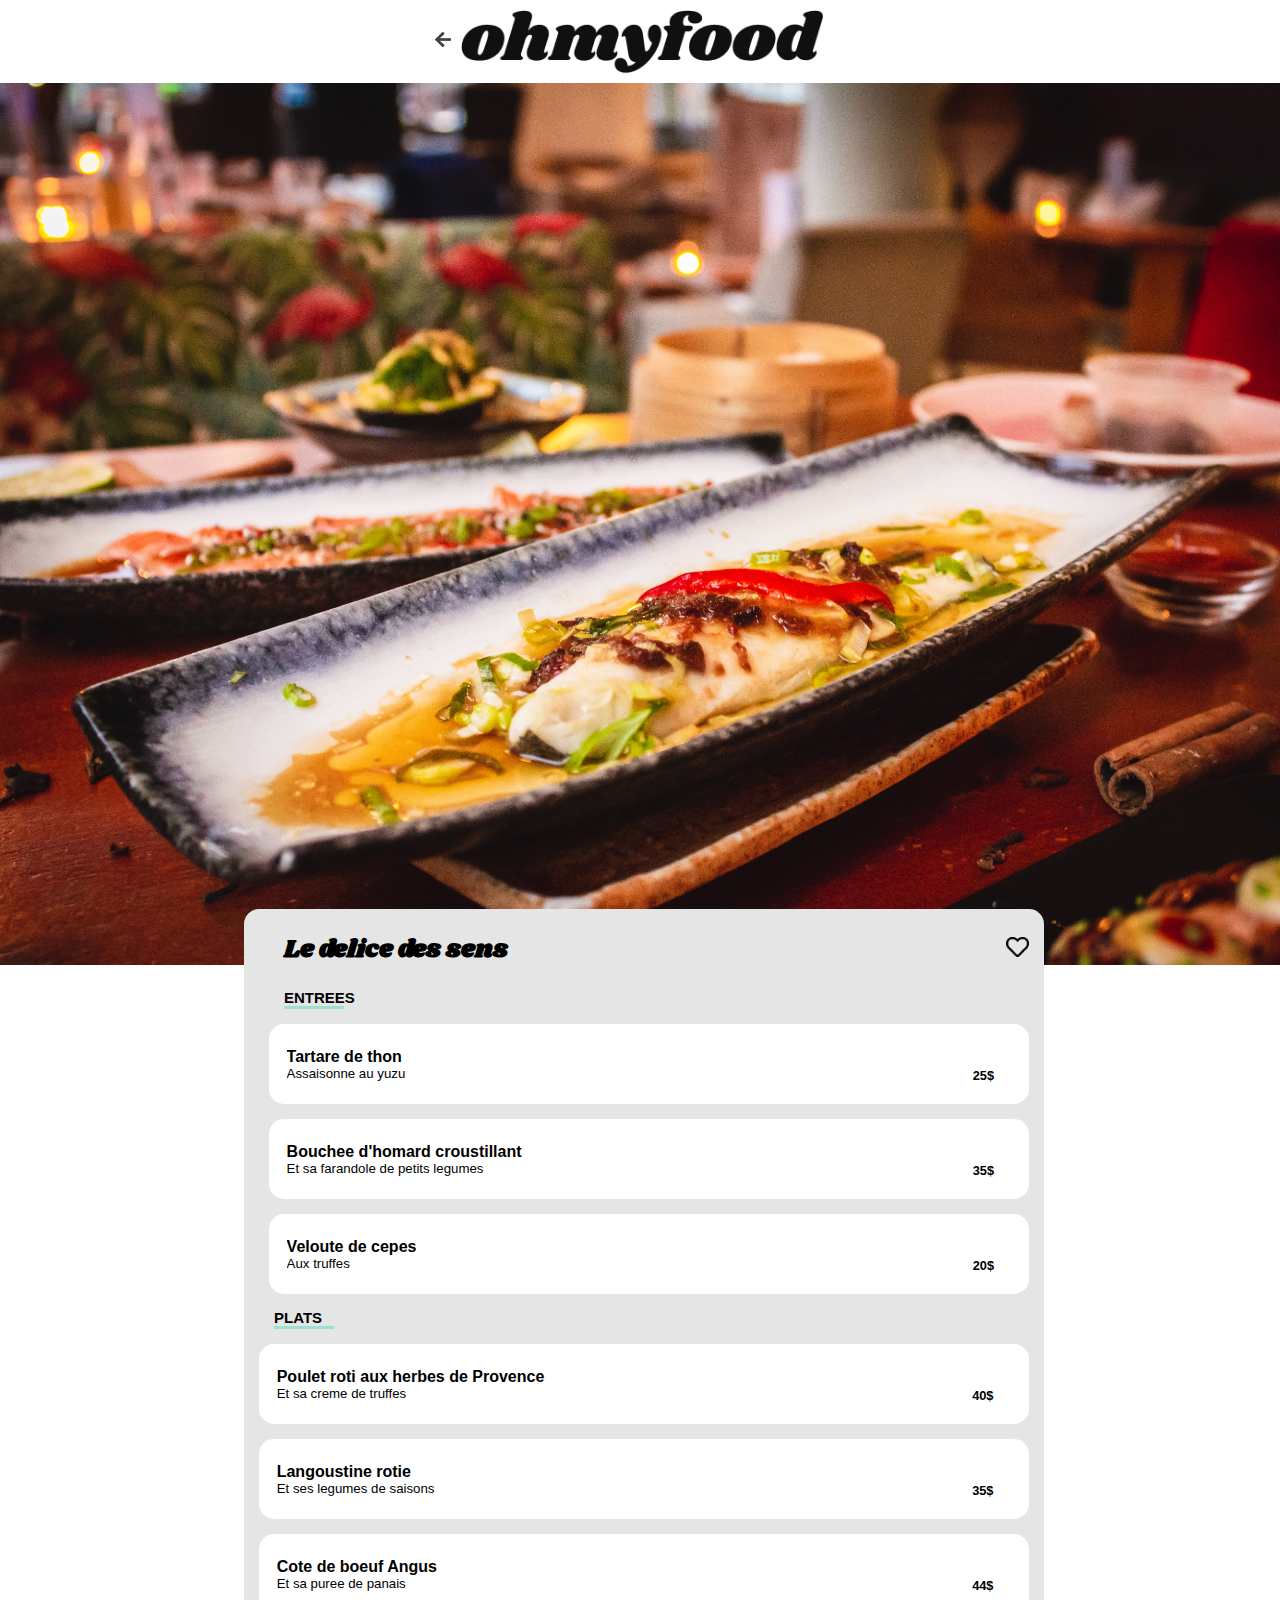
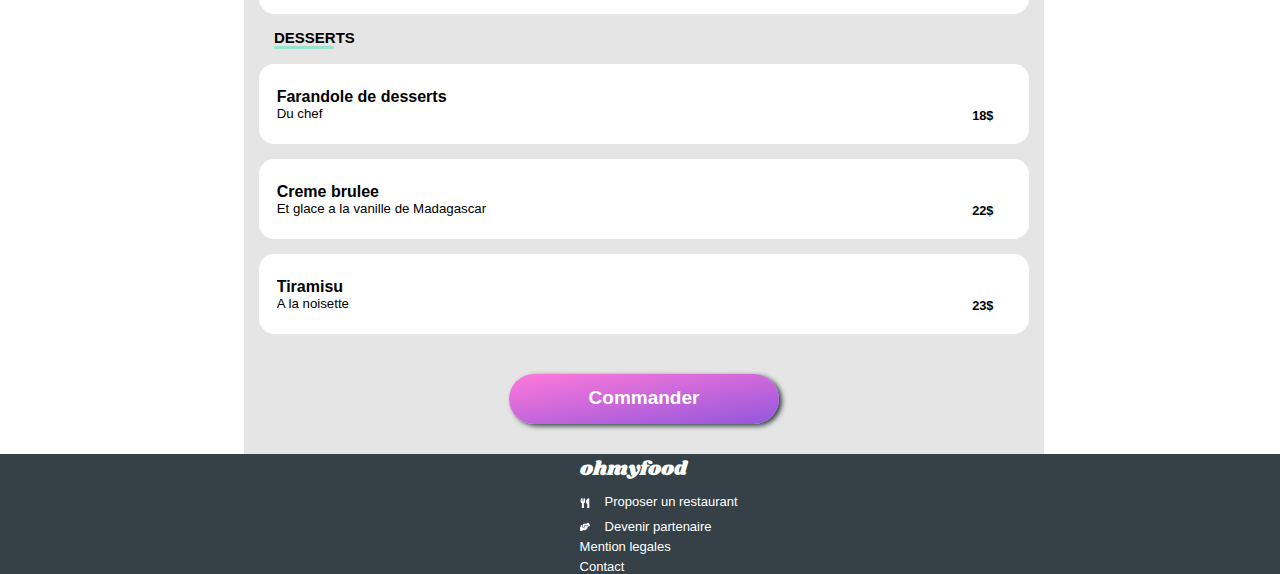
<file: ledelicedessens.html>
<!DOCTYPE html>
<html lang="fr">
<head>
  <link rel="stylesheet" href="index.html">
  <link rel="stylesheet" href="ledelicedessens.css">
  <link rel="stylesheet" href="keyframes.css">
  <link rel="preconnect" href="https://fonts.gstatic.com"> 
<link href="https://fonts.googleapis.com/css2?family=Shrikhand&display=swap" rel="stylesheet">
  <meta charset="UTF-8">
  <meta http-equiv="X-UA-Compatible" content="IE=edge">
  <meta name="viewport" content="width=device-width, initial-scale=1.0">
  <title> Le delice des sens</title>
</head>
<body>
  <div class="spinner"></div>
  <header>
    <div class="bouton-de-retour">
     <button>
       <a href="index.html">
         <img class="fleche-retour" src="images/logo/arrow-left-solid.png" height="15px" alt="fleche"></a>
     </button>
       <div class="div-logo-chaine"><img class="logo-chaine" src="images/logo/ohmyfood.png" alt="logo de la chaine"></div>
   </div>
  </header>
  <img class="photo-plat-restaurant-4" src="images/restaurants/louis-hansel-shotsoflouis-qNBGVyOCY8Q-unsplash.jpg"  alt="photo-plat-restaurant">
<article id="ensemble-du-menu">
  <section class="section-entrees">
             <div class="titre-h1">   
                <div class="h1">
                 <h1>Le delice des sens</h1>
                </div>
                  <div class="titre-h1-logo">
                     <span class="activation-effet-1"><img class="coeur-1" src="images/logo/coeur.png" height="20px" alt="coeur"> 
              <img class="coeur-violet-1" src="images/logo/coeur-1.png" height="20px" alt="coeur rempli"></span>
                  </div>
              </div>  
         <h3>ENTREES</h3>
       </div>
       <div class="bloc-des-entrees">
        <div class="div-tartare-de-thon">
         <div class="tartare-de-thon"><h4 class="p-titre">Tartare de thon </h4>
        <h5> Assaisonne au yuzu</h5></div><h4 class="p-titre-prix"><b> 25$ </b> </h4>
        <div class="bouton-validation">
         <button>
          <img class="validation" src="images/logo/check-circle-regular.svg" alt="validation">
         </button> 
        </div>
        </div>
        <div class="div-bouchee-d-homard-croustillant">
          <div class="bouchee-d-homard-croustillant"><h4 class="p-titre">Bouchee d'homard croustillant</h4>
          <h5>Et sa farandole de petits legumes</h5></div><h4 class="p-titre-prix"><b>35$</b></h4>
          <div class="bouton-validation">
            <button>
              <img class="validation" src="images/logo/check-circle-regular.svg"  alt="validation">
            </button>
          </div>
        </div>
        <div class="div-veloute-de-cepes">
          <div class="veloute-de-cepes"><h4 class="p-titre">Veloute de cepes</h4>
           <h5>Aux truffes</h5></div><h4 class="p-titre-prix"><b class="b-titre-prix">20$</b></h4>
          <div class="bouton-validation">
            <button>
              <img class="validation" src="images/logo/check-circle-regular.svg"  alt="validation">
            </button>
          </div>
        </div>
       </div>
       
     </div>

  </section>
  <section class="section-plat">
    <div>
      <h3>PLATS</h3>
    </div>
     <div class="div-poulet-roti-aux-herbes-de-provence">
          <div class="poulet-roti-aux-herbes-de-provence"><h4 class="p-titre">Poulet roti aux herbes de Provence</h4>
          <h5>Et sa creme de truffes</h5></div><h4 class="p-titre-prix"><b class="b-titre-prix">40$</b></h4>
      <div class="bouton-validation">
        <button>
          <img class="validation" src="images/logo/check-circle-regular.svg" alt="validation">
        </button>
      </div>
    </div>
    <div class="div-langoustine-rotie">
      <div class="langoustine-rotie"><h4 class="p-titre">Langoustine rotie</h4>
      <h5>Et ses legumes de saisons</h5></div><h4 class="p-titre-prix"><b class="b-titre-prix">35$</b></h4>
      <div class="bouton-validation">
        <button>
          <img class="validation" src="images/logo/check-circle-regular.svg" alt="validation">
        </button>
      </div>
    </div>
    <div class="div-cote-de-boeuf-angus">
      <div class="cote-de-boeuf-angus"><h4 class="p-titre">Cote de boeuf Angus</h4>
      <h5>Et sa puree de panais</h5></div><h4 class="p-titre-prix"><b class="b-titre-prix">44$</b></h4>
      <div class="bouton-validation">
        <button>
          <img class="validation" src="images/logo/check-circle-regular.svg" alt="validation">
        </button>
      </div>
    </div>
  </section>

  <section class="dessert">
    <div>
     <h3>DESSERTS</h3>
    </div> 
    <div class="div-farandole-de-desserts">
      <div class="farandole-de-desserts"><h4 class="p-titre">Farandole de desserts</h4>
      <h5>Du chef</h5></div><h4 class="p-titre-prix"><b class="b-titre-prix">18$</b></h4>
      <div class="bouton-validation">
        <button>
          <img class="validation" src="images/logo/check-circle-regular.svg" alt="validation">
        </button>
      </div>
    </div>  
    <div class="div-creme-brulee">
      <div class="creme-brulee"><h4 class="p-titre">Creme brulee</h4>
      <h5>Et glace a la vanille de Madagascar</h5></div><h4 class="p-titre-prix"><b class="b-titre-prix">22$</b></h4>
      <div class="bouton-validation">
        <button>
          <img class="validation" src="images/logo/check-circle-regular.svg" alt="validation">
        </button>
      </div>
    </div>
    <div class="div-tiramisu">
      <div class="tiramisu">
        <h4 class="p-titre">Tiramisu</h4>
       <h5>A la noisette</h5></div><h4 class="p-titre-prix"><b class="b-titre-prix">23$</b></h4>
      <div  class="bouton-validation">
        <button>
          <img class="validation" src="images/logo/check-circle-regular.svg" alt="validation">
        </button>
      </div>
    </div>

  </section>
  <div class="bouton-commander">
    <div class="commander">
      <p class="p-botton-commander"><b>Commander</b></p>
    </div>
  </div>
</article>
  <footer>
    <div class="div-footer">
      <p class="logo-de-la-chaine-footer">ohmyfood</p>
      <div class="div-footer-p">
        <div class="bloc-footer-image-1">
         <img class="couvert-footer" src="images/logo/couvert.svg" alt="couvert" width="10px" height="10px">
         <p class="p-couvert">Proposer un restaurant</p>
        </div>
        <div class="bloc-footer-image-2">
         <img src="images/logo/poignet de mains.svg" alt="poignet de mains" width="10px" height="10px">
         <p class="p-poignet-de-mains">Devenir partenaire</p>
        </div>
        <p class="mention"> Mention legales</p>
        <p class="contact">Contact</p>
      </div>
    </div>
  </footer>
  
</body>
</html>
</file>
<file: style.css>
/*
* Prefixed by https://autoprefixer.github.io
* PostCSS: v7.0.29,
* Autoprefixer: v9.7.6
* Browsers: last 4 version
*/

html {
    margin-top: -8px;
    margin-left: -8px;
}

body {
    width: 100%;
    height: 100%;
    /* animation:opacity 500ms 1000ms linear both; */
}


/*header*/

.spinner {
    position: fixed;
    overflow: show;
    margin: auto;
    top: 0;
    left: 0;
    bottom: 0;
    right: 0;
    width: 50px;
    height: 50px;
}

.container-spinner {
    z-index: 999;
    position: fixed;
    top: 0;
    left: 0;
    width: 100%;
    height: 100%;
    background-color: rgba(255, 255, 255, 0.5);
    -webkit-animation: opacity 1000ms forwards;
    animation: opacity 1000ms forwards;
}

.spinner:not(:required):after {
    content: '';
    display: block;
    font-size: 10px;
    width: 50px;
    height: 50px;
    margin-top: -0.5em;
    border: 15px solid rgb(138, 0, 180);
    border-radius: 100%;
    border-bottom-color: transparent;
    -webkit-animation: spinner 1s linear 0s infinite;
    animation: spinner 1s linear 0s infinite;
}

header {
    height: 100%;
    width: 100%;
    max-width: 845px;
    margin: 0px auto;
    -webkit-box-align: center;
    -ms-flex-align: center;
    align-items: center;
    -webkit-box-pack: center;
    -ms-flex-pack: center;
    justify-content: center;
    position: relative;
}

.div-logo-chaine {
    width: 100%;
    height: auto;
    text-align: center;
}

.logo-chaine {
    margin-top: 30px;
    margin-bottom: 10px;
    width: 50%;
}

.maps-position {
    background: #d8d8d8d8;
    display: -webkit-box;
    display: -ms-flexbox;
    display: flex;
}

.logo-position-maps {
    display: block;
    width: 30px;
    height: 20px;
}

.bloc-maps-logo {
    width: 100%;
    padding: 15px 0px;
    display: -webkit-box;
    display: -ms-flexbox;
    display: flex;
    justify-items: center;
    -webkit-box-pack: center;
    -ms-flex-pack: center;
    justify-content: center;
    -webkit-box-align: center;
    -ms-flex-align: center;
    align-items: center;
    background-color: #e5e5e5;
    /* -webkit-box-shadow: inset 0px 0px 10px 1px rgb(126, 126, 126);
    box-shadow: inset 0px 0px 10px 1px rgb(126, 126, 126); */
    border-top: 2px solid rgb(182, 182, 182);
}

.text-maps {
    font-size: 15px;
    font-family: -apple-system, BlinkMacSystemFont, 'Segoe UI', Roboto, Oxygen, Ubuntu, Cantarell, 'Open Sans', 'Helvetica Neue', sans-serif;
    text-align: center;
    display: -webkit-box;
    display: -ms-flexbox;
    display: flex;
}

.bloc-reserve-et-bouton {
    width: 100%;
    background: rgba(245, 245, 245, 0.801);
    -webkit-box-align: center;
    -ms-flex-align: center;
    align-items: center;
    display: inline-block;
}

.h2-reserver {
    font-size: 21px;
    font-family: -apple-system, BlinkMacSystemFont, 'Segoe UI', Roboto, Oxygen, Ubuntu, Cantarell, 'Open Sans', 'Helvetica Neue', sans-serif;
    margin-top: 33px;
    margin-bottom: 10px;
    width: 100%;
    text-align: center;
    -webkit-box-align: center;
    -ms-flex-align: center;
    align-items: center;
}

.p-h2 {
    font-family: -apple-system, BlinkMacSystemFont, 'Segoe UI', Roboto, Oxygen, Ubuntu, Cantarell, 'Open Sans', 'Helvetica Neue', sans-serif;
    font-size: 18px;
    margin-bottom: 25px;
    -webkit-box-align: center;
    -ms-flex-align: center;
    align-items: center;
    text-align: center;
}

.bouton-explorer {
    font-family: -apple-system, BlinkMacSystemFont, 'Segoe UI', Roboto, Oxygen, Ubuntu, Cantarell, 'Open Sans', 'Helvetica Neue', sans-serif;
    margin-bottom: 50px;
    text-align: center;
}

button {
    background: rgb(255, 121, 218);
    background: -o-linear-gradient( 279deg, rgba(255, 121, 218, 1) 0%, rgba(147, 86, 220, 1) 100%);
    background: linear-gradient( 171deg, rgba(255, 121, 218, 1) 0%, rgba(147, 86, 220, 1) 100%);
    border: 2px;
    border-radius: 35px;
    height: 50px;
    width: 250px;
}

button:hover {
    -webkit-transform: scale(1.05);
    -ms-transform: scale(1.05);
    transform: scale(1.05);
}

.p-button-explorer {
    color: white;
    margin: 0px;
    font-size: 17px;
    text-align: center;
}

.ensemble-nav {
    width: 100%;
    display: -webkit-box;
    display: -ms-flexbox;
    display: flex;
    -webkit-box-orient: vertical;
    -webkit-box-direction: normal;
    -ms-flex-direction: column;
    flex-direction: column;
    -webkit-box-align: center;
    -ms-flex-align: center;
    align-items: center;
    height: 350px;
    margin-top: 0px;
    padding-top: 0px;
}

.h2-fonctionnement {
    margin-top: 7px;
    margin-bottom: 0px;
    margin-left: 15px;
    font-family: -apple-system, BlinkMacSystemFont, 'Segoe UI', Roboto, Oxygen, Ubuntu, Cantarell, 'Open Sans', 'Helvetica Neue', sans-serif;
}


/* navigation phone*/

.img-steps-ctnr {
    position: relative;
    width: 40px;
    height: 40px;
}

.step-number {
    background-color: rgb(170, 28, 170);
    font-family: sans-serif;
    font-size: 12px;
    border-radius: 50%;
    width: 20px;
    height: 20px;
    display: flex;
    justify-content: center;
    align-items: center;
    color: white;
    position: absolute;
    top: 37%;
    left: -10px;
}

.img-steps-ctnr>img {
    position: absolute;
    top: 25%;
    left: 25%;
   
    height: 50%;
}

.img-steps-hover {
    display: none;
}

.menu-nav-steps:hover {
    background: #f7e0ff;
    -webkit-transform: scale(1.05);
    -ms-transform: scale(1.05);
    transform: scale(1.05);
}

.menu-nav-steps:hover .img-steps-hover {
    display: block;
}

.menu-nav-steps:hover .img-steps-not-hover {
    display: none;
}

.nav-phone {
    padding-top: 10px;
    margin-left: 15px;
    font-size: 14px;
    text-align: center;
    -webkit-box-align: center;
    -ms-flex-align: center;
    align-items: center;
    justify-items: center;
    display: -webkit-box;
    display: -ms-flexbox;
    display: flex;
}

.nav-phone > div:nth-child(1) > img:nth-child(2) {
 top: 0px;
 width: 25px;
 height: 100%;
 
}

.nav-phone > div:nth-child(1) > img:nth-child(1) {
 top: 0px;
 width: 25px;
 height: 100%;
}



.p-portable {
    font-family: -apple-system, BlinkMacSystemFont, 'Segoe UI', Roboto, Oxygen, Ubuntu, Cantarell, 'Open Sans', 'Helvetica Neue', sans-serif;
    margin-left: 10px;
}


/* navigation composer votre menu*/

.nav-deroule {
    padding-top: 10px;
    margin-left: 10px;
    font-size: 14px;
    text-align: center;
    -webkit-box-align: center;
    -ms-flex-align: center;
    align-items: center;
    display: -webkit-box;
    display: -ms-flexbox;
    display: flex;
}

img.img-steps-not-hover:nth-child(2) {
 width: 35px;
 height: 58%;
}

img.img-steps-hover:nth-child(1) {
 width: 35px;
 height: 58%;
}


.p-composez {
    font-family: -apple-system, BlinkMacSystemFont, 'Segoe UI', Roboto, Oxygen, Ubuntu, Cantarell, 'Open Sans', 'Helvetica Neue', sans-serif;
    margin-left: 27px;
}


/* navigation degustez*/

.menu-nav-steps {
    position: relative;
    background: rgba(245, 245, 245, 0.801);
    margin-left: 25px;
    margin-top: 40px;
    margin-bottom: 10px;
    padding-top: 0px;
    -webkit-box-align: center;
    -ms-flex-align: center;
    align-items: center;
    border-radius: 15px;
    -webkit-box-shadow: 3px 3px 8px 1px rgb(190, 190, 190);
    box-shadow: 3px 3px 8px 1px rgb(190, 190, 190);
    width: 320px;
    height: 65px;
    background: rgba(245, 245, 245, 0.801);
}

.nav-boutique {
    padding-top: 10px;
    margin-left: 15px;
    font-size: 14px;
    text-align: center;
    -webkit-box-align: center;
    -ms-flex-align: center;
    align-items: center;
    display: -webkit-box;
    display: -ms-flexbox;
    display: flex;
}

.nav-boutique > div:nth-child(1) > img:nth-child(1) {
 width: 39.133px;
 height: 81%;
 top: 5px;
}

.nav-boutique > div:nth-child(1) > img:nth-child(2) {
 width: 40px;
 height: 81%;
 top: 5px;
}



.p-boutique {
    font-family: -apple-system, BlinkMacSystemFont, 'Segoe UI', Roboto, Oxygen, Ubuntu, Cantarell, 'Open Sans', 'Helvetica Neue', sans-serif;
    margin-left: 20px;
}


/*section restauration*/

.ensembles-div-restaurant {
    height: 1100px;
}

.div-article-restauration {
    width: 100%;
    margin: 0px auto;
    padding: 15px 0px;
    display: -webkit-box;
    display: -ms-flexbox;
    display: flex;
    -webkit-box-orient: vertical;
    -webkit-box-direction: normal;
    -ms-flex-direction: column;
    flex-direction: column;
    -webkit-box-align: center;
    -ms-flex-align: center;
    align-items: center;
    -webkit-box-pack: justify;
    -ms-flex-pack: justify;
    justify-content: space-between;
}

.bloc-restauration {
    width: 100%;
    margin: 0px auto;
    padding: 5px 0px;
    display: -webkit-box;
    display: -ms-flexbox;
    display: flex;
    -webkit-box-orient: vertical;
    -webkit-box-direction: normal;
    -ms-flex-direction: column;
    flex-direction: column;
    -webkit-box-align: center;
    -ms-flex-align: center;
    align-items: center;
    -webkit-box-pack: justify;
    -ms-flex-pack: justify;
    justify-content: space-between;
    background: rgba(245, 245, 245, 0.801);
}

.h2-restaurant {
    font-family: -apple-system, BlinkMacSystemFont, 'Segoe UI', Roboto, Oxygen, Ubuntu, Cantarell, 'Open Sans', 'Helvetica Neue', sans-serif;
    margin-top: 0px;
    margin-left: 0px;
    margin-bottom: 0px;
    text-align: center;
}


/* Restaurant*/


/* LA PALETTE DU GOUT*/

.div-la-palette-du-gout {
    
    margin-top: 55px;
    margin-left: 22px;
    background: white;
    border-radius: 15px;
    height: 220px;
    width: 330px;
}

.div-la-palette-du-gout:hover {
    -webkit-transform: scale(1.02);
    -ms-transform: scale(1.02);
    transform: scale(1.02);
}


.icone-nouveau-1 {
    font-family: -apple-system, BlinkMacSystemFont, 'Segoe UI', Roboto, Oxygen, Ubuntu, Cantarell, 'Open Sans', 'Helvetica Neue', sans-serif;
    margin-left: 272px;
    margin-top: 15px;
    top: 845px;
    margin-bottom: 0px;
    padding-top: 5px;
    padding-bottom: 5px;
    font-size: 12px;
    position: absolute;
    z-index: 10;
    color: black;
    background-color: #99e2d0;
    width: 70px;
    text-align: center;
    border-radius: 3px;
}

.la-palette-du-gout {
    position: relative;
    z-index: 1;
    height: 185px;
    border-radius: 15px 15px 0px 0px;
    margin-top: -35px;
    height:185px; 
    width: 330px;
}

.bloc-p {
    display: -webkit-box;
    display: -ms-flexbox;
    display: flex;
    margin-left: 10px;
    line-height: 20px;
    margin-top: 0px;
    justify-content: space-between;
    padding-right: 20px;
}

.p-la-palette-du-gout {
    margin-top: 5px;
    font-family: -apple-system, BlinkMacSystemFont, 'Segoe UI', Roboto, Oxygen, Ubuntu, Cantarell, 'Open Sans', 'Helvetica Neue', sans-serif;
}

.activation-effet-1 {
    height: 39px;
}


/* LA NOTE ENCHANTEE*/

.div-la-note-enchantee {
    
    margin-top: 55px;
    margin-left: 22px;
    background: white;
    border-radius: 15px;
    height: 220px;
    width: 330px;
}

.div-la-note-enchantee:hover {
    -webkit-transform: scale(1.02);
    -ms-transform: scale(1.02);
    transform: scale(1.02);
}

.icone-nouveau-2 {
    font-family: -apple-system, BlinkMacSystemFont, 'Segoe UI', Roboto, Oxygen, Ubuntu, Cantarell, 'Open Sans', 'Helvetica Neue', sans-serif;
    margin-left: 270px;
    top: 1127.05px;
   
    margin-bottom: 0px;
    padding-top: 5px;
    padding-bottom: 5px;
    font-size: 12px;
    position: absolute;
    z-index: 10;
    color: black;
    background-color: #99e2d0;
    width: 70px;
    text-align: center;
    border-radius: 3px;
}

.la-note-enchantee {
    position: relative;
    z-index: 1;
    height: 185px;
    width: 330px;
    border-radius: 15px 15px 0px 0px;
    margin-top: -35px;
}

.p-la-note-enchantee {
    margin-top: 5px;
    font-family: -apple-system, BlinkMacSystemFont, 'Segoe UI', Roboto, Oxygen, Ubuntu, Cantarell, 'Open Sans', 'Helvetica Neue', sans-serif;
}

.activation-effet-2 {
    height: 39px;
}


/*  A LA FRANCAISE*/

.div-a-la-francaise {
    margin-top: 55px;
    margin-left: 22px;
    background: white;
    border-radius: 15px;
    height: 220px;
    width: 330px;
}

.div-a-la-francaise:hover {
    -webkit-transform: scale(1.02);
    -ms-transform: scale(1.02);
    transform: scale(1.02);
}

.A-la-francaise {
    position: relative;
    height: 185px;
    width: 330px;
    border-radius: 15px 15px 0px 0px;
    margin-top: -35px;
}

.p-a-la-francaise {
    margin-top: 5px;
    font-family: -apple-system, BlinkMacSystemFont, 'Segoe UI', Roboto, Oxygen, Ubuntu, Cantarell, 'Open Sans', 'Helvetica Neue', sans-serif;
}

.coeur-ctnr {
    position: relative;
    width: 30px;
    height: 30px;
}

.coeur,
.coeur-violet {
    position: absolute;
    height: 80%;
    top: 10%;
    left: 10%;
}

.coeur-violet {
    transform: scale(0);
    opacity: 0;
}

.coeur-ctnr:hover>.coeur-violet {
    -webkit-animation: opacity-coeur 1000ms 0ms linear both;
    animation: opacity-coeur 1000ms 0ms linear both;
}

.activation-effet-3 {
    height: 39px;
}


/*  LE DELICE DES SENS*/

.div-le-delice-des-sens {
    margin-top: 55px;
    margin-left: 22px;
    background: white;
    border-radius: 15px;
    height: 220px;
    width: 330px;
}

.div-le-delice-des-sens:hover {
    -webkit-transform: scale(1.02);
    -ms-transform: scale(1.02);
    transform: scale(1.02);
}

.le-delice-des-sens {
    position: relative;
    height: 185px;
    width: 330px;
    border-radius: 15px 15px 0px 0px;
    margin-top: -35px;
}

.p-le-delice-des-sens {
    margin-top: 5px;
    font-family: -apple-system, BlinkMacSystemFont, 'Segoe UI', Roboto, Oxygen, Ubuntu, Cantarell, 'Open Sans', 'Helvetica Neue', sans-serif;
}

.activation-effet-4 {
    height: 39px;
}


/* FOOTER*/

.div-footer {
    background: #141414d8;
    width: 100%;
    height: 160px;
    padding-top: 1px;
    margin-top: -20px;
}

.logo-de-la-chaine-footer {
    margin-bottom: 10px;
    font-family: 'Shrikhand', cursive;
    font-size: 20px;
    width: 175px;
    color: white;
    margin-left: 20px;
}

.bloc-footer-image-1 {
    display: -webkit-box;
    display: -ms-flexbox;
    display: flex;
    -webkit-box-align: center;
    -ms-flex-align: center;
    align-items: center;
    margin-left: 15px;
}

.couvert-footer {
    margin-top: -7px;
    width:20px;
    height: 20px;
}

.p-couvert {
    margin: 0px;
    margin-bottom: 10px;
    font-size: 13px;
    font-family: -apple-system, BlinkMacSystemFont, 'Segoe UI', Roboto, Oxygen, Ubuntu, Cantarell, 'Open Sans', 'Helvetica Neue', sans-serif;
    margin-left: 15px;
    color: white;
}

.bloc-footer-image-2 {
    display: -webkit-box;
    display: -ms-flexbox;
    display: flex;
    -webkit-box-align: center;
    -ms-flex-align: center;
    align-items: center;
    margin-left: 15px;
    width: 20px;
    
}

.p-poignet-de-mains {
    margin: 0px;
    font-size: 13px;
    font-family: -apple-system, BlinkMacSystemFont, 'Segoe UI', Roboto, Oxygen, Ubuntu, Cantarell, 'Open Sans', 'Helvetica Neue', sans-serif;
    margin-left: 15px;
    color: white;
}

.mention {
    margin-top: 5px;
    margin-left: 15px;
    margin-bottom: 0px;
    font-size: 13px;
    font-family: -apple-system, BlinkMacSystemFont, 'Segoe UI', Roboto, Oxygen, Ubuntu, Cantarell, 'Open Sans', 'Helvetica Neue', sans-serif;
    color: white;
}

.contact {
    margin-top: 5px;
    margin-left: 15px;
    font-size: 13px;
    font-family: -apple-system, BlinkMacSystemFont, 'Segoe UI', Roboto, Oxygen, Ubuntu, Cantarell, 'Open Sans', 'Helvetica Neue', sans-serif;
    color: white;
}
</file>
<file: keyframes.css>
/*
* Prefixed by https://autoprefixer.github.io
* PostCSS: v7.0.29,
* Autoprefixer: v9.7.6
* Browsers: last 4 version
*/

@media screen and (min-width: 750px) {
    .ensemble-nav {
        height: 190px;
        display: -webkit-box;
        display: -ms-flexbox;
        display: flex;
        -webkit-box-orient: horizontal;
        -webkit-box-direction: normal;
        -ms-flex-direction: row;
        flex-direction: row;
        -webkit-box-pack: center center;
        -ms-flex-pack: center center;
        justify-content: center center;
    }
    .ensembles-div-restaurant {
        height: 640px;
        margin-left: 111px;
    }
    .div-article-restaurant {
        height: 620px;
        margin-left: 20px;
    }
    .icone-nouveau-1 {
        font-family: -apple-system, BlinkMacSystemFont, 'Segoe UI', Roboto, Oxygen, Ubuntu, Cantarell, 'Open Sans', 'Helvetica Neue', sans-serif;
        margin-left: 272px;
        margin-top: 15px;
        top: 720px;
        left: 410px;
        margin-bottom: 0px;
        padding-top: 5px;
        padding-bottom: 5px;
        font-size: 12px;
        position: absolute;
        z-index: 10;
        color: black;
        background-color: #99e2d0;
        width: 70px;
        text-align: center;
        border-radius: 3px;
    }
    .icone-nouveau-2 {
        font-family: -apple-system, BlinkMacSystemFont, 'Segoe UI', Roboto, Oxygen, Ubuntu, Cantarell, 'Open Sans', 'Helvetica Neue', sans-serif;
        margin-left: 270px;
        margin-top: 15px;
        top: 720px;
        margin-bottom: 0px;
        padding-top: 5px;
        padding-bottom: 5px;
        font-size: 12px;
        position: absolute;
        z-index: 10;
        color: black;
        background-color: #99e2d0;
        width: 70px;
        text-align: center;
        border-radius: 3px;
    }
    .ensembles-div-restaurant {
        margin-left: 48px;
        height: 540px;
        width: 100%;
        /* align-content: center; */
        display: -webkit-box;
        display: -ms-flexbox;
        display: flex;
        -ms-flex-wrap: wrap;
        flex-wrap: wrap;
    }
    .bloc-restauration {
        display: -webkit-box;
        display: -ms-flexbox;
        display: flex;
        height: 670px;
    }
    .div-article-restauration {
        display: -webkit-box;
        display: -ms-flexbox;
        display: flex;
        -webkit-box-orient: vertical;
        -webkit-box-direction: normal;
        -ms-flex-direction: wrap;
        flex-direction: wrap;
    }
    /*FOOTER*/
    .logo-de-la-chaine-footer {
        margin-bottom: 10px;
        font-family: 'Shrikhand', cursive;
        font-size: 20px;
        width: 25%;
        color: white;
        margin-left: 45%;
    }
    .bloc-footer-image-1 {
        display: -webkit-box;
        display: -ms-flexbox;
        display: flex;
        -webkit-box-align: center;
        -ms-flex-align: center;
        align-items: center;
        margin-left: 45%;
    }
    .couvert-footer {
        margin-top: -7px;
    }
    .p-couvert {
        margin: 0px;
        margin-bottom: 10px;
        font-size: 13px;
        font-family: -apple-system, BlinkMacSystemFont, 'Segoe UI', Roboto, Oxygen, Ubuntu, Cantarell, 'Open Sans', 'Helvetica Neue', sans-serif;
        margin-left: 15px;
        color: white;
    }
    .bloc-footer-image-2 {
        display: -webkit-box;
        display: -ms-flexbox;
        display: flex;
        -webkit-box-align: center;
        -ms-flex-align: center;
        align-items: center;
        margin-left: 45%;
    }
    .p-poignet-de-mains {
        text-align: center;
        margin: 0px;
        font-size: 13px;
        font-family: -apple-system, BlinkMacSystemFont, 'Segoe UI', Roboto, Oxygen, Ubuntu, Cantarell, 'Open Sans', 'Helvetica Neue', sans-serif;
        margin-left: 15px;
        color: white;
    }
    .mention {
        margin-top: 5px;
        margin-left: 45%;
        margin-bottom: 0px;
        font-size: 13px;
        font-family: -apple-system, BlinkMacSystemFont, 'Segoe UI', Roboto, Oxygen, Ubuntu, Cantarell, 'Open Sans', 'Helvetica Neue', sans-serif;
        color: white;
    }
    .contact {
        margin-top: 5px;
        margin-left: 45%;
        font-size: 13px;
        font-family: -apple-system, BlinkMacSystemFont, 'Segoe UI', Roboto, Oxygen, Ubuntu, Cantarell, 'Open Sans', 'Helvetica Neue', sans-serif;
        color: white;
    }
    footer {
        width: 100%;
        -webkit-box-align: center;
        -ms-flex-align: center;
        align-items: center;
    }
}



@media screen and (min-width: 1500px){
.icone-nouveau-1 {
        font-family: -apple-system, BlinkMacSystemFont, 'Segoe UI', Roboto, Oxygen, Ubuntu, Cantarell, 'Open Sans', 'Helvetica Neue', sans-serif;
        margin-left: 272px;
        margin-top: 15px;
        top: 720px;
        left: 410px;
        margin-bottom: 0px;
        padding-top: 5px;
        padding-bottom: 5px;
        font-size: 12px;
        position: absolute;
        z-index: 10;
        color: black;
        background-color: #99e2d0;
        width: 70px;
        text-align: center;
        border-radius: 3px;
    }
    .icone-nouveau-2 {
        font-family: -apple-system, BlinkMacSystemFont, 'Segoe UI', Roboto, Oxygen, Ubuntu, Cantarell, 'Open Sans', 'Helvetica Neue', sans-serif;
        margin-left: 211px;
        margin-top: 15px;
        top: 720px;
        
        margin-bottom: 0px;
        padding-top: 5px;
        padding-bottom: 5px;
        font-size: 12px;
        position: absolute;
        z-index: 10;
        color: black;
        background-color: #99e2d0;
        width: 70px;
        text-align: center;
        border-radius: 3px;
    }

}

@-webkit-keyframes derouler {
    0% {
        -webkit-transform: scaleX(0);
        transform: scaleX(0);
    }
    100% {
        -webkit-transform: scaleX(1.2);
        transform: scaleX(1.2);
    }
}

@keyframes derouler {
    0% {
        -webkit-transform: scaleX(0);
        transform: scaleX(0);
    }
    100% {
        -webkit-transform: scaleX(1.2);
        transform: scaleX(1.2);
    }
}

@-webkit-keyframes translation-bloc {
    0% {
        -webkit-transition: -webkit-transform scale(0ms);
        transition: -webkit-transform scale(0ms);
        -o-transition: transform scale(0ms);
        transition: transform scale(0ms);
        transition: transform scale(0ms), -webkit-transform scale(0ms);
        opacity: 0;
    }
    50% {
        -webkit-transition: -webkit-transform scale(1000ms);
        transition: -webkit-transform scale(1000ms);
        -o-transition: transform scale(1000ms);
        transition: transform scale(1000ms);
        transition: transform scale(1000ms), -webkit-transform scale(1000ms);
        opacity: 0.5;
    }
    100% {
        -webkit-transition: -webkit-transform scale(2000ms);
        transition: -webkit-transform scale(2000ms);
        -o-transition: transform scale(2000ms);
        transition: transform scale(2000ms);
        transition: transform scale(2000ms), -webkit-transform scale(2000ms);
        opacity: 1;
    }
}

@keyframes translation-bloc {
    0% {
        -webkit-transition: -webkit-transform scale(0ms);
        transition: -webkit-transform scale(0ms);
        -o-transition: transform scale(0ms);
        transition: transform scale(0ms);
        transition: transform scale(0ms), -webkit-transform scale(0ms);
        opacity: 0;
    }
    50% {
        -webkit-transition: -webkit-transform scale(1000ms);
        transition: -webkit-transform scale(1000ms);
        -o-transition: transform scale(1000ms);
        transition: transform scale(1000ms);
        transition: transform scale(1000ms), -webkit-transform scale(1000ms);
        opacity: 0.5;
    }
    100% {
        -webkit-transition: -webkit-transform scale(2000ms);
        transition: -webkit-transform scale(2000ms);
        -o-transition: transform scale(2000ms);
        transition: transform scale(2000ms);
        transition: transform scale(2000ms), -webkit-transform scale(2000ms);
        opacity: 1;
    }
}

@-webkit-keyframes opacity {
    0%,
    99% {
        -webkit-transform: scale(1);
        transform: scale(1);
    }
    100% {
        -webkit-transform: scale(0);
        transform: scale(0);
    }
}

@keyframes opacity {
    0%,
    99% {
        -webkit-transform: scale(1);
        transform: scale(1);
    }
    100% {
        -webkit-transform: scale(0);
        transform: scale(0);
    }
}

@-webkit-keyframes opacity-coeur {
    0% {
        opacity: 0;
        transform: scale(0);
    }
    100% {
        opacity: 1;
        transform: scale(1);
    }
}

@keyframes opacity-coeur {
    0% {
        opacity: 0;
        transform: scale(0);
    }
    100% {
        opacity: 1;
        transform: scale(1);
    }
}

@-webkit-keyframes translation {
    0% {
        translate: 0;
    }
    100% {
        translate: -20%;
    }
}

@keyframes translation {
    0% {
        translate: 0;
    }
    100% {
        translate: -20%;
    }
}

@-webkit-keyframes spinner {
    0% {
        -webkit-transform: rotate(0deg);
        transform: rotate(0deg);
    }
    100% {
        -webkit-transform: rotate(360deg);
        transform: rotate(360deg);
    }
}

@keyframes spinner {
    0% {
        -webkit-transform: rotate(0deg);
        transform: rotate(0deg);
    }
    100% {
        -webkit-transform: rotate(360deg);
        transform: rotate(360deg);
    }
}


/* GENERIQUE */



* {
    -o-object-fit: cover;
    object-fit: cover;
}

.bouton-validation {
    position: absolute;
    height: 80px;
    width: 20%;
    padding: 0px 10px;
    display: -webkit-box;
    display: -ms-flexbox;
    display: flex;
    -webkit-box-align: center;
    -ms-flex-align: center;
    align-items: center;
    -webkit-box-pack: center;
    -ms-flex-pack: center;
    justify-content: center;
    right: 0px;
    top: 0px;
    -webkit-transform-origin: right;
    -ms-transform-origin: right;
    transform-origin: right;
    color: #fff;
    background-color: #99e2d0;
    border-radius: 0px 14px 14px 0px;
    font-size: 18px;
    opacity: 0;
    -webkit-animation: derouler 2000ms 0ms linear both;
    animation: derouler 2000ms 0ms linear both;
}

.validation {
    height: 18px;
    -webkit-transform: rotate(360deg);
    -ms-transform: rotate(360deg);
    transform: rotate(360deg);
}

h4 {
    display: block;
    font-size: 1.17em;
    font-weight: bold;
    -webkit-margin-before: 1em;
    margin-block-start: 1em;
    -webkit-margin-after: 1em;
    margin-block-end: 1em;
}

.section-entrees,
h4.p-titre {
    font-size: 1em;
    overflow: hidden;
    -o-text-overflow: ellipsis;
    text-overflow: ellipsis;
    white-space: nowrap;
    -ms-flex-negative: 0;
    flex-shrink: 0;
    margin-top: 0px;
    margin-bottom: 0px;
    margin-left: 10px;
}

h3 {
    font-size: 15px;
    width: 60px;
    margin-left: 15px;
    border-bottom: 3px solid #99e2d0;
}

h4.p-titre-prix {
    font-size: 0.8em;
    width: 30%;
    padding-left: 20%;
    padding-right: 2%;
    margin-top: 34px;
    text-align: center;
}

h5 {
    font-weight: 100;
    white-space: nowrap;
    overflow: hidden;
    -o-text-overflow: ellipsis;
    text-overflow: ellipsis;
    margin-top: 0px;
    margin-bottom: 0px;
    margin-left: 10px;
}

.h5:hover {
    white-space: nowrap;
    overflow: hidden;
    -o-text-overflow: ellipsis;
    text-overflow: ellipsis;
}

.coeur-violet-1 {
    display: none;
    /* margin-left: -27.5px; */
    -webkit-animation: opacity-coeur 800ms 0ms linear both;
    animation: opacity-coeur 800ms 0ms linear both;
}

.activation-effet-1:hover .coeur-violet-1 {
    display: inline;
}
</file>
<file: accueil.css>
html {
  margin-top: -8px;
  margin-left: -8px;
}

/*header*/

header {
  margin: 0px;
  width: 375px;
  height: auto;
}

.logo-chaine {
  justify-content: center;
  margin: 10px 0px 5px 115px;
  text-align: center;
  width: 160px;
}

.maps-position {
  background: #d8d8d8d8;
  display: flex;
}

.logo-position-maps {
  display: block;
  width: 30px;
  height: 20px;
}

.bloc-maps-logo {
  width: 375px;
  justify-content: center;
  text-align: center;
  align-items: center;
  display: flex;
}

.text-maps {
  font-size: 15px;
  font-family: -apple-system, BlinkMacSystemFont, "Segoe UI", Roboto, Oxygen,
    Ubuntu, Cantarell, "Open Sans", "Helvetica Neue", sans-serif;
  text-align: center;
  display: flex;
}

.bloc-reserve-et-bouton {
  background: rgba(245, 245, 245, 0.801);
  align-items: center;
  display: inline-block;
}

.h1-reserver {
  font-size: 21px;
  font-family: -apple-system, BlinkMacSystemFont, "Segoe UI", Roboto, Oxygen,
    Ubuntu, Cantarell, "Open Sans", "Helvetica Neue", sans-serif;
  margin-top: 33px;
  margin-bottom: 10px;
  margin-left: 35px;
  width: 300px;
  text-align: center;
  align-items: center;
}

.p-h1 {
  font-family: -apple-system, BlinkMacSystemFont, "Segoe UI", Roboto, Oxygen,
    Ubuntu, Cantarell, "Open Sans", "Helvetica Neue", sans-serif;
  font-size: 18px;
  margin-bottom: 25px;
  align-items: center;
  text-align: center;
}

.bouton-explorer {
  font-family: -apple-system, BlinkMacSystemFont, "Segoe UI", Roboto, Oxygen,
    Ubuntu, Cantarell, "Open Sans", "Helvetica Neue", sans-serif;
  margin-bottom: 50px;
  text-align: center;
}
button {
  background: rgb(255, 121, 218);
  background: linear-gradient(
    171deg,
    rgba(255, 121, 218, 1) 0%,
    rgba(147, 86, 220, 1) 100%
  );
  border: 2px;
  border-radius: 35px;
  height: 50px;
  width: 250px;
}
button:hover {
  transform: scale(1.05);
}

.p-button-explorer {
  color: white;
  margin: 0px;
  font-size: 17px;
  text-align: center;
}

.ensemble-nav {
  height: 350px;
}

.h1-fonctionnement {
  margin-left: 15px;
  font-family: -apple-system, BlinkMacSystemFont, "Segoe UI", Roboto, Oxygen,
    Ubuntu, Cantarell, "Open Sans", "Helvetica Neue", sans-serif;
}
/* navigation phone*/

.menu-nav-phone {
  margin-left: 25px;
  margin-top: 40px;
  margin-bottom: 10px;
  padding-top: 0px;
  align-items: center;
  border-radius: 15px;
  box-shadow: 3px 3px 1px 0px gray;
  width: 320px;
  height: 65px;
  background: rgba(245, 245, 245, 0.801);
}

.menu-nav-phone:hover {
  background: #f7e0ff;
  transform: scale(1.05);
}

.nav-phone {
  padding-top: 10px;
  margin-left: 15px;
  font-size: 14px;
  text-align: center;
  align-items: center;
  justify-items: center;
  display: flex;
}

.numero-1 {
  margin-left: -26px;
}

.portable {
  visibility: visible;
  height: 20px;
  margin-left: 25px;
}

.portable-1 {
  display: none;
}

.menu-nav-phone:hover .portable-1 {
  display: inline;
  margin-left: -16px;
  height: 20px;
}

.p-portable {
  font-family: -apple-system, BlinkMacSystemFont, "Segoe UI", Roboto, Oxygen,
    Ubuntu, Cantarell, "Open Sans", "Helvetica Neue", sans-serif;
  margin-left: 29px;
}

/* navigation composer votre menu*/

.menu-nav-deroule {
  margin-left: 25px;
  margin-top: 40px;
  margin-bottom: 10px;
  padding-top: 0px;
  align-items: center;
  border-radius: 15px;
  box-shadow: 3px 3px 1px 0px gray;
  width: 320px;
  height: 65px;
  background: rgba(245, 245, 245, 0.801);
}
.menu-nav-deroule:hover {
  background: #f7e0ff;
  transform: scale(1.05);
}

.nav-deroule {
  padding-top: 10px;
  margin-left: 15px;
  font-size: 14px;
  text-align: center;
  align-items: center;
  display: flex;
}
.numero-2 {
  margin-left: -26px;
}

.menu-deroule {
  height: 15px;
  margin-left: 15px;
}

.menu-deroule-1 {
  display: none;
  margin-left: -23px;
}
.menu-nav-deroule:hover .menu-deroule-1 {
  display: inline;
}

.p-composez {
  font-family: -apple-system, BlinkMacSystemFont, "Segoe UI", Roboto, Oxygen,
    Ubuntu, Cantarell, "Open Sans", "Helvetica Neue", sans-serif;
  margin-left: 27px;
}

/* navigation degustez*/

.menu-nav-boutique {
  margin-left: 25px;
  margin-top: 40px;
  margin-bottom: 10px;
  padding-top: 0px;
  align-items: center;
  border-radius: 15px;
  box-shadow: 3px 3px 1px 0px gray;
  width: 320px;
  height: 65px;
  background: rgba(245, 245, 245, 0.801);
}

.menu-nav-boutique:hover {
  background: #f7e0ff;
  transform: scale(1.05);
}

.nav-boutique {
  padding-top: 10px;
  margin-left: 15px;
  font-size: 14px;
  text-align: center;
  align-items: center;
  display: flex;
}
.numero-3 {
  margin-left: -26px;
}

.boutique {
  height: 19px;
  margin-left: 20px;
}

.boutique-1 {
  margin-left: -26px;
  display: none;
}

.menu-nav-boutique:hover .boutique-1 {
  display: inline;
}

.p-boutique {
  font-family: -apple-system, BlinkMacSystemFont, "Segoe UI", Roboto, Oxygen,
    Ubuntu, Cantarell, "Open Sans", "Helvetica Neue", sans-serif;
  margin-left: 20px;
}

/*section restauration*/

.bloc-restauration {
  display: flex;
  flex-direction: column;
  width: 375px;
  height: 1250px;
  background: rgba(245, 245, 245, 0.801);
}

.h1-restaurant {
  font-family: -apple-system, BlinkMacSystemFont, "Segoe UI", Roboto, Oxygen,
    Ubuntu, Cantarell, "Open Sans", "Helvetica Neue", sans-serif;
  margin-top: 0px;
  padding-top: 40px;
  margin-left: 15px;
  margin-bottom: 0px;
}

/* Restaurant*/

/* LA PALETTE DU GOUT*/

.div-la-palette-du-gout {
  margin-top: 55px;
  margin-left: 22px;
  background: white;
  border-radius: 15px;
  height: 220px;
  width: 330px;
}

.div-la-palette-du-gout:hover {
  transform: scale(1.02);
}

.bloc-icone-nouveau-1 {
  background-color: crimson;
}

.icone-nouveau-1 {
  font-family: -apple-system, BlinkMacSystemFont, "Segoe UI", Roboto, Oxygen,
    Ubuntu, Cantarell, "Open Sans", "Helvetica Neue", sans-serif;
  margin-left: 272px;
  margin-top: 15px;
  top: 890px;
  margin-bottom: 0px;
  padding-top: 5px;
  padding-bottom: 5px;
  font-size: 12px;
  position: absolute;
  z-index: 10;
  color: green;
  background-color: #88f1c9;
  width: 70px;
  text-align: center;
  border-radius: 3px;
}

.la-palette-du-gout {
  position: relative;
  z-index: 1;
  height: 185px;
  border-radius: 15px 15px 0px 0px;
  margin-top: -35px;
}
.bloc-p-la-palette-du-gout {
  display: flex;
  margin-left: 10px;
  line-height: 20px;
  margin-top: 0px;
}

.p-la-palette-du-gout {
  margin-top: 5px;
  font-family: -apple-system, BlinkMacSystemFont, "Segoe UI", Roboto, Oxygen,
    Ubuntu, Cantarell, "Open Sans", "Helvetica Neue", sans-serif;
}

.coeur-1 {
  margin-left: 125px;
  margin-top: 20px;
}

.coeur-violet-1 {
  display: none;
  margin-left: -22px;
}

.activation-effet-1 {
  height: 39px;
}

.activation-effet-1:hover .coeur-violet-1 {
  display: inline;
}

/* LA NOTE ENCHANTEE*/

.div-la-note-enchantee {
  margin-top: 55px;
  margin-left: 22px;
  background: white;
  border-radius: 15px;
  height: 220px;
  width: 330px;
}

.div-la-note-enchantee:hover {
  transform: scale(1.02);
}

.icone-nouveau-2 {
  font-family: -apple-system, BlinkMacSystemFont, "Segoe UI", Roboto, Oxygen,
    Ubuntu, Cantarell, "Open Sans", "Helvetica Neue", sans-serif;
  margin-left: 272px;
  margin-top: 15px;
  top: 1164px;
  margin-bottom: 0px;
  padding-top: 5px;
  padding-bottom: 5px;
  font-size: 12px;
  position: absolute;
  z-index: 10;
  color: green;
  background-color: #88f1c9;
  width: 70px;
  text-align: center;
  border-radius: 3px;
}
.la-note-enchantee {
  position: relative;
  z-index: 1;
  height: 185px;
  width: 330px;
  border-radius: 15px 15px 0px 0px;
  margin-top: -35px;
}

.bloc-p-la-note-enchantee {
  display: flex;
  margin-left: 10px;
  line-height: 20px;
  margin-top: 0px;
}

.p-la-note-enchantee {
  margin-top: 5px;
  font-family: -apple-system, BlinkMacSystemFont, "Segoe UI", Roboto, Oxygen,
    Ubuntu, Cantarell, "Open Sans", "Helvetica Neue", sans-serif;
}

.coeur-2 {
  margin-left: 122px;
  margin-top: 20px;
}

.coeur-violet-2 {
  margin-left: -21px;
  display: none;
}

.activation-effet-2 {
  height: 39px;
}

.activation-effet-2:hover .coeur-violet-2 {
  display: inline;
}

/*  A LA FRANCAISE*/

.div-a-la-francaise {
  margin-top: 55px;
  margin-left: 22px;
  background: white;
  border-radius: 15px;
  height: 220px;
  width: 330px;
}

.div-a-la-francaise:hover {
  transform: scale(1.02);
}

.A-la-francaise {
  position: relative;
  height: 185px;
  width: 330px;
  border-radius: 15px 15px 0px 0px;
  margin-top: -35px;
}
.bloc-p-a-la-francaise {
  display: flex;
  margin-left: 10px;
  line-height: 20px;
  margin-top: 0px;
}
.p-a-la-francaise {
  margin-top: 5px;
  font-family: -apple-system, BlinkMacSystemFont, "Segoe UI", Roboto, Oxygen,
    Ubuntu, Cantarell, "Open Sans", "Helvetica Neue", sans-serif;
}
.coeur-3 {
  margin-left: 160px;
  margin-top: 20px;
}

.coeur-violet-3 {
  margin-left: -21px;
  display: none;
}
.activation-effet-3 {
  height: 39px;
}
.activation-effet-3:hover .coeur-violet-3 {
  display: inline;
}

/*  LE DELICE DES SENS*/

.div-le-delice-des-sens {
  margin-top: 55px;
  margin-left: 22px;
  background: white;
  border-radius: 15px;
  height: 220px;
  width: 330px;
}

.div-le-delice-des-sens:hover {
  transform: scale(1.02);
}

.le-delice-des-sens {
  position: relative;
  height: 185px;
  width: 330px;
  border-radius: 15px 15px 0px 0px;
  margin-top: -35px;
}

.bloc-p-le-delice-des-sens {
  display: flex;
  margin-left: 10px;
  line-height: 20px;
  margin-top: 0px;
}

.p-le-delice-des-sens {
  margin-top: 5px;
  font-family: -apple-system, BlinkMacSystemFont, "Segoe UI", Roboto, Oxygen,
    Ubuntu, Cantarell, "Open Sans", "Helvetica Neue", sans-serif;
}
.coeur-4 {
  margin-left: 124px;
  margin-top: 20px;
}

.coeur-violet-4 {
  margin-left: -21px;
  display: none;
}

.activation-effet-4 {
  height: 39px;
}

.activation-effet-4:hover .coeur-violet-4 {
  display: inline;
}

/* FOOTER*/

.div-footer {
  background: #141414d8;
  width: 375px;
  height: 160px;
  padding-top: 1px;
  margin-top: -20px;
}

.logo-de-la-chaine-footer {
  margin-bottom: 10px;
  font-family: "Shrikhand", cursive;
  font-size: 20px;
  width: 175px;
  color: white;
  margin-left: 20px;
}

.bloc-footer-image-1 {
  display: flex;
  align-items: center;
  margin-left: 15px;
}

.couvert-footer {
  margin-top: -7px;
}

.p-couvert {
  margin: 0px;
  margin-bottom: 10px;
  font-size: 13px;
  font-family: -apple-system, BlinkMacSystemFont, "Segoe UI", Roboto, Oxygen,
    Ubuntu, Cantarell, "Open Sans", "Helvetica Neue", sans-serif;
  margin-left: 15px;
  color: white;
}

.bloc-footer-image-2 {
  display: flex;
  align-items: center;
  margin-left: 15px;
}

.p-poignet-de-mains {
  margin: 0px;
  font-size: 13px;
  font-family: -apple-system, BlinkMacSystemFont, "Segoe UI", Roboto, Oxygen,
    Ubuntu, Cantarell, "Open Sans", "Helvetica Neue", sans-serif;
  margin-left: 15px;
  color: white;
}

.mention {
  margin-top: 5px;
  margin-left: 15px;
  margin-bottom: 0px;
  font-size: 13px;
  font-family: -apple-system, BlinkMacSystemFont, "Segoe UI", Roboto, Oxygen,
    Ubuntu, Cantarell, "Open Sans", "Helvetica Neue", sans-serif;
  color: white;
}

.contact {
  margin-top: 5px;
  margin-left: 15px;
  font-size: 13px;
  font-family: -apple-system, BlinkMacSystemFont, "Segoe UI", Roboto, Oxygen,
    Ubuntu, Cantarell, "Open Sans", "Helvetica Neue", sans-serif;
  color: white;
}
</file>
<file: alafrancaise.css>
/*
* Prefixed by https://autoprefixer.github.io
* PostCSS: v7.0.29,
* Autoprefixer: v9.7.6
* Browsers: last 4 version
*/

html {
  margin-top: -8px;
  margin-left: -8px;
}

/*header*/
* {
  -ms-flex-wrap: nowrap;
      flex-wrap: nowrap;
  padding: 0;
  -webkit-box-sizing: border-box;
          box-sizing: border-box;
  font-family: -apple-system, BlinkMacSystemFont, 'Segoe UI',
    Roboto, Oxygen, Ubuntu, Cantarell, 'Open Sans',
    'Helvetica Neue', sans-serif;
}
/* .spinner {
  position: fixed;
  z-index: 999;
  overflow: show;
  margin: auto;
  top: 0;
  left: 0;
  bottom: 0;
  right: 0;
  width: 50px;
  height: 50px;
   animation:opacity-inverse 600ms 6000ms linear both;
  
}
.spinner:before{
    
  content: '';
display: block;
position: fixed;
top: 0;
left: 0;
width: 100%;
height: 100%;
background-color: rgba(255,255,255,0.5);
}


.spinner:not(:required):after{
  content: '';
  display: block;
  font-size: 10px;
  width: 50px;
  height: 50px;
  margin-top: -0.5em;

  border: 15px solid rgb(138, 0, 180);
  border-radius: 100%;
  border-bottom-color: transparent;
  animation: spinner 1s linear 0s infinite;


}  */

body {
  width: 100%;
}

body > header:nth-child(1) {
  left: -74px;
}

header {
  height: 100%;
  width: 100%;
  max-width: 845px;
  margin: auto;
  display: -webkit-box;
  display: -ms-flexbox;
  display: flex;
  -webkit-box-align: center;
      -ms-flex-align: center;
          align-items: center;
  -webkit-box-pack: center;
      -ms-flex-pack: center;
          justify-content: center;
  position: relative;
}

.photo-plat-restaurant {
  height: 100%;
  width: 100%;
  -o-object-fit: cover;
     object-fit: cover;
}

.bouton-de-retour {
  display: -webkit-box;
  display: -ms-flexbox;
  display: flex;
}

.logo-chaine {
  display: block;
  width: 90%;
  margin-bottom: 10px;
  margin-top: 10px;
  margin-left: 15px;
}

.fleche-retour {
  cursor: pointer;
}

.fleche-retour:hover {
  cursor: pointer;
}

button {
  background: none;
  border: none;
}

.bouton-de-retour > button:nth-child(1) {
  margin-right: 0%;
  padding-left: 0%;
  margin-left: 0px;
}

.titre-h1 {
  height: 50px;
  width: 100%;
  display: -webkit-box;
  display: -ms-flexbox;
  display: flex;
  -webkit-box-align: center;
      -ms-flex-align: center;
          align-items: center;
  -webkit-box-pack: justify;
      -ms-flex-pack: justify;
          justify-content: space-between;
}

h1 {
  height: 100%;
  width: 80%;
  display: -webkit-box;
  display: -ms-flexbox;
  display: flex;
  -webkit-box-align: center;
      -ms-flex-align: center;
          align-items: center;
}

h1 {
  width: 100%;
  font-size: 25px;
  margin-left: 15px;
  font-family: 'Shrikhand', cursive;
}

#ensemble-du-menu {
  width: 378px;
  border-radius: 30px;
  background: coral;
}

.coeur-violet-1 {
  display: none;
  margin-left: -27.5px;
  -webkit-animation: opacity-coeur 800ms 0ms linear both;
          animation: opacity-coeur 800ms 0ms linear both;
}

h3 {
  font-size: 15px;
  width: 60px;
  margin-left: 15px;
  border-bottom: 1px solid green;
}

#ensemble-du-menu {
  -ms-flex-line-pack: center;
      align-content: center;
  -webkit-box-sizing: border-box;
          box-sizing: border-box;
  width: 100%;
  max-width: 800px;
  margin: -210px auto;
  padding: 15px 15px 0% 15px;
  display: -webkit-box;
  display: -ms-flexbox;
  display: flex;
  -webkit-box-orient: vertical;
  -webkit-box-direction: normal;
      -ms-flex-direction: column;
          flex-direction: column;
  position: relative;
  top: 150px;
  background-color: #e5e5e5;
  border-radius: 15px 15px 0px 0px;
  -webkit-animation: translation-bloc 200ms 1000ms linear both;
          animation: translation-bloc 200ms 1000ms linear both;
}

/* TARTARE DE POULPE ACIDULE*/
.bloc-des-entrees {
  -webkit-animation: translation-bloc 2000ms 2500ms linear both;
          animation: translation-bloc 2000ms 2500ms linear both;
}

.div-tartare-de-poulpe {
  position: relative;
  height: 80px;
  width: 100%;
  margin-top: 15px;
  display: -webkit-box;
  display: -ms-flexbox;
  display: flex;
  -webkit-box-align: center;
      -ms-flex-align: center;
          align-items: center;
  background-color: #fff;
  border-radius: 15px;
}
.div-tartare-de-poulpe:hover .bouton-validation {
  opacity: 1;
  -webkit-transform: scaleX(1.2);
      -ms-transform: scaleX(1.2);
          transform: scaleX(1.2);
  -webkit-transition-duration: 400ms;
       -o-transition-duration: 400ms;
          transition-duration: 400ms;
  -webkit-transform-origin: right;
      -ms-transform-origin: right;
          transform-origin: right;
  -webkit-animation-name: derouler;
          animation-name: derouler;
  -webkit-animation: 300ms 0ms linear ease-out;
          animation: 300ms 0ms linear ease-out;
  cursor: pointer;
}

.div-tartare-de-poulpe:hover .p-titre-prix {
  -webkit-animation: translation 400ms 0ms linear both;
          animation: translation 400ms 0ms linear both;
  padding-left: 0%;
  padding-right: 21%;
}

.tartare-de-poulpe {
  width: 70%;
  padding: 0px 1%;
  -webkit-transform-origin: left;
      -ms-transform-origin: left;
          transform-origin: left;
  -ms-flex-wrap: nowrap;
      flex-wrap: nowrap;
}

/* VELOUTE DE LEGUMES*/

.div-veloute-de-legumes {
  position: relative;
  height: 80px;
  width: 100%;
  margin-top: 15px;
  display: -webkit-box;
  display: -ms-flexbox;
  display: flex;
  -webkit-box-align: center;
      -ms-flex-align: center;
          align-items: center;
  background-color: #fff;
  border-radius: 15px;
}

.div-veloute-de-legumes:hover .bouton-validation {
  opacity: 1;
  -webkit-transform: scaleX(1.2);
      -ms-transform: scaleX(1.2);
          transform: scaleX(1.2);
  -webkit-transition-duration: 400ms;
       -o-transition-duration: 400ms;
          transition-duration: 400ms;
  -webkit-transform-origin: right;
      -ms-transform-origin: right;
          transform-origin: right;
  -webkit-animation-name: derouler;
          animation-name: derouler;
  -webkit-animation: 300ms 0ms linear ease-out;
          animation: 300ms 0ms linear ease-out;
  cursor: pointer;
}
.div-veloute-de-legumes:hover .p-titre-prix {
  -webkit-animation: translation 400ms 0ms linear both;
          animation: translation 400ms 0ms linear both;
  padding-left: 0%;
  padding-right: 21%;
}

.veloute-de-legumes {
  width: 70%;
  padding: 0px 1%;
  -webkit-transform-origin: left;
      -ms-transform-origin: left;
          transform-origin: left;
  -ms-flex-wrap: nowrap;
      flex-wrap: nowrap;
}

/* SOUPE A L'OIGNON*/

.div-soupe-a-l-oignon {
  position: relative;
  height: 80px;
  width: 100%;
  margin-top: 15px;
  display: -webkit-box;
  display: -ms-flexbox;
  display: flex;
  -webkit-box-align: center;
      -ms-flex-align: center;
          align-items: center;
  background-color: #fff;
  border-radius: 15px;
}

.div-soupe-a-l-oignon:hover .bouton-validation {
  opacity: 1;
  -webkit-transform: scaleX(1.2);
      -ms-transform: scaleX(1.2);
          transform: scaleX(1.2);
  -webkit-transition-duration: 400ms;
       -o-transition-duration: 400ms;
          transition-duration: 400ms;
  -webkit-transform-origin: right;
      -ms-transform-origin: right;
          transform-origin: right;
  -webkit-animation-name: derouler;
          animation-name: derouler;
  -webkit-animation: 300ms 0ms linear ease-out;
          animation: 300ms 0ms linear ease-out;
  cursor: pointer;
}
.div-soupe-a-l-oignon:hover .p-titre-prix {
  -webkit-animation: translation 400ms 0ms linear both;
          animation: translation 400ms 0ms linear both;
  padding-left: 0%;
  padding-right: 21%;
}

.soupe-a-l-oignon {
  width: 70%;
  padding: 0px 1%;
  -webkit-transform-origin: left;
      -ms-transform-origin: left;
          transform-origin: left;
  -ms-flex-wrap: nowrap;
      flex-wrap: nowrap;
}

/* section plat */

.section-plat {
  -webkit-animation: translation-bloc 2000ms 3500ms linear both;
          animation: translation-bloc 2000ms 3500ms linear both;
}

/* COQUILLE SAINT JACQUES*/

.div-coquilles-saint-jacques {
  position: relative;
  height: 80px;
  width: 100%;
  margin-top: 15px;
  display: -webkit-box;
  display: -ms-flexbox;
  display: flex;
  -webkit-box-orient: horizontal;
  -webkit-box-direction: normal;
      -ms-flex-direction: row;
          flex-direction: row;
  -webkit-box-align: center;
      -ms-flex-align: center;
          align-items: center;
  background-color: #fff;
  border-radius: 15px;
}

.div-coquilles-saint-jacques:hover .bouton-validation {
  opacity: 1;
  -webkit-transform: scaleX(1.2);
      -ms-transform: scaleX(1.2);
          transform: scaleX(1.2);
  -webkit-transition-duration: 400ms;
       -o-transition-duration: 400ms;
          transition-duration: 400ms;
  -webkit-transform-origin: right;
      -ms-transform-origin: right;
          transform-origin: right;
  -webkit-animation: 300ms 0ms linear ease-out;
          animation: 300ms 0ms linear ease-out;
  cursor: pointer;
}

.div-coquilles-saint-jacques:hover .p-titre-prix {
  -webkit-animation: translation 400ms 0ms linear both;
          animation: translation 400ms 0ms linear both;
  padding-left: 0%;
  padding-right: 21%;
}

.coquilles-saint-jacques {
  width: 70%;
  padding: 0px 1%;
  -webkit-transform-origin: left;
      -ms-transform-origin: left;
          transform-origin: left;
  -ms-flex-wrap: nowrap;
      flex-wrap: nowrap;
}

/* Magret */

.div-magret-de-canard {
  position: relative;
  height: 80px;
  width: 100%;
  margin-top: 15px;
  display: -webkit-box;
  display: -ms-flexbox;
  display: flex;
  -webkit-box-align: center;
      -ms-flex-align: center;
          align-items: center;
  background-color: #fff;
  border-radius: 15px;
}

.div-magret-de-canard:hover .bouton-validation {
  opacity: 1;
  -webkit-transform: scaleX(1.2);
      -ms-transform: scaleX(1.2);
          transform: scaleX(1.2);
  -webkit-transition-duration: 400ms;
       -o-transition-duration: 400ms;
          transition-duration: 400ms;
  -webkit-transform-origin: right;
      -ms-transform-origin: right;
          transform-origin: right;
  -webkit-animation-name: derouler;
          animation-name: derouler;
  -webkit-animation: 300ms 0ms linear ease-out;
          animation: 300ms 0ms linear ease-out;
  cursor: pointer;
}

.div-magret-de-canard:hover .p-titre-prix {
  -webkit-animation: translation 400ms 0ms linear both;
          animation: translation 400ms 0ms linear both;
  padding-left: 0%;
  padding-right: 21%;
}

.magret-de-canard {
  width: 70%;
  padding: 0px 1%;
  -webkit-transform-origin: left;
      -ms-transform-origin: left;
          transform-origin: left;
  -ms-flex-wrap: nowrap;
      flex-wrap: nowrap;
}

/* pigeonneau */

.div-pigeonneau-d-illes-et-vilaine {
  position: relative;
  height: 80px;
  width: 100%;
  margin-top: 15px;
  display: -webkit-box;
  display: -ms-flexbox;
  display: flex;
  -webkit-box-orient: horizontal;
  -webkit-box-direction: normal;
      -ms-flex-direction: row;
          flex-direction: row;
  -webkit-box-align: center;
      -ms-flex-align: center;
          align-items: center;
  background-color: #fff;
  border-radius: 15px;
}

.div-pigeonneau-d-illes-et-vilaine:hover
  .bouton-validation {
  opacity: 1;
  -webkit-transform: scaleX(1.2);
      -ms-transform: scaleX(1.2);
          transform: scaleX(1.2);
  -webkit-transition-duration: 400ms;
       -o-transition-duration: 400ms;
          transition-duration: 400ms;
  -webkit-transform-origin: right;
      -ms-transform-origin: right;
          transform-origin: right;
  -webkit-animation-name: derouler;
          animation-name: derouler;
  -webkit-animation: 300ms 0ms linear ease-out;
          animation: 300ms 0ms linear ease-out;
  cursor: pointer;
}

.div-pigeonneau-d-illes-et-vilaine:hover .p-titre-prix {
  -webkit-animation: translation 400ms 0ms linear both;
          animation: translation 400ms 0ms linear both;
  padding-left: 0%;
  padding-right: 21%;
}

.pigeonneau-d-illes-et-vilaine {
  width: 70%;
  padding: 0px 1%;
  -webkit-transform-origin: left;
      -ms-transform-origin: left;
          transform-origin: left;
  -ms-flex-wrap: nowrap;
      flex-wrap: nowrap;
}

/* DESSERT */

.dessert {
  -webkit-animation: translation-bloc 2000ms 4500ms linear both;
          animation: translation-bloc 2000ms 4500ms linear both;
}

.div-petales-de-violettes-glaces {
  position: relative;
  height: 80px;
  width: 100%;
  margin-top: 15px;
  display: -webkit-box;
  display: -ms-flexbox;
  display: flex;
  -webkit-box-align: center;
      -ms-flex-align: center;
          align-items: center;
  background-color: #fff;
  border-radius: 15px;
}

.div-petales-de-violettes-glaces:hover .bouton-validation {
  opacity: 1;
  -webkit-transform: scaleX(1.2);
      -ms-transform: scaleX(1.2);
          transform: scaleX(1.2);
  -webkit-transition-duration: 400ms;
       -o-transition-duration: 400ms;
          transition-duration: 400ms;
  -webkit-transform-origin: right;
      -ms-transform-origin: right;
          transform-origin: right;
  -webkit-animation: 300ms 0ms linear ease-out;
          animation: 300ms 0ms linear ease-out;
  cursor: pointer;
}
.div-petales-de-violettes-glaces:hover .p-titre-prix {
  -webkit-animation: translation 400ms 0ms linear both;
          animation: translation 400ms 0ms linear both;
  padding-left: 0%;
  padding-right: 21%;
}
.petales-de-violettes-glaces {
  -ms-flex-wrap: nowrap;
      flex-wrap: nowrap;
  width: 70%;
  padding: 0px 1%;
  -webkit-transform-origin: left;
      -ms-transform-origin: left;
          transform-origin: left;
}

/* FONDANT AU CHOCOLAT */

.div-fondant-au-chocolat {
  position: relative;
  height: 80px;
  width: 100%;
  margin-top: 15px;
  display: -webkit-box;
  display: -ms-flexbox;
  display: flex;
  -webkit-box-orient: horizontal;
  -webkit-box-direction: normal;
      -ms-flex-direction: row;
          flex-direction: row;
  -webkit-box-align: center;
      -ms-flex-align: center;
          align-items: center;
  background-color: #fff;
  border-radius: 15px;
}

.div-fondant-au-chocolat:hover .bouton-validation {
  opacity: 1;
  -webkit-transform: scaleX(1.2);
      -ms-transform: scaleX(1.2);
          transform: scaleX(1.2);
  -webkit-transition-duration: 400ms;
       -o-transition-duration: 400ms;
          transition-duration: 400ms;
  -webkit-transform-origin: right;
      -ms-transform-origin: right;
          transform-origin: right;
  -webkit-animation-name: derouler;
          animation-name: derouler;
  -webkit-animation: 300ms 0ms linear ease-out;
          animation: 300ms 0ms linear ease-out;
  cursor: pointer;
}
.div-fondant-au-chocolat:hover .p-titre-prix {
  -webkit-animation: translation 400ms 0ms linear both;
          animation: translation 400ms 0ms linear both;
  padding-left: 0%;
  padding-right: 21%;
}

.fondant-au-chocolat {
  width: 70%;
  padding: 0px 1%;
  -webkit-transform-origin: left;
      -ms-transform-origin: left;
          transform-origin: left;
  -ms-flex-wrap: nowrap;
      flex-wrap: nowrap;
}

/* Millefeuilles */

.div-millefeuille-croustillant {
  position: relative;
  height: 80px;
  width: 100%;
  margin-top: 15px;
  display: -webkit-box;
  display: -ms-flexbox;
  display: flex;
  -webkit-box-orient: horizontal;
  -webkit-box-direction: normal;
      -ms-flex-direction: row;
          flex-direction: row;
  -webkit-box-align: center;
      -ms-flex-align: center;
          align-items: center;
  background-color: #fff;
  border-radius: 15px;
}

.div-millefeuille-croustillant:hover .bouton-validation {
  opacity: 1;
  -webkit-transform: scaleX(1.2);
      -ms-transform: scaleX(1.2);
          transform: scaleX(1.2);
  -webkit-transition-duration: 400ms;
       -o-transition-duration: 400ms;
          transition-duration: 400ms;
  -webkit-transform-origin: right;
      -ms-transform-origin: right;
          transform-origin: right;
  -webkit-animation-name: derouler;
          animation-name: derouler;
  -webkit-animation: 300ms 0ms linear ease-out;
          animation: 300ms 0ms linear ease-out;
  cursor: pointer;
}
.div-millefeuille-croustillant:hover .p-titre-prix {
  -webkit-animation: translation 400ms 0ms linear both;
          animation: translation 400ms 0ms linear both;
  padding-left: 0%;
  padding-right: 21%;
}
.millefeuille-croustillant {
  width: 70%;
  padding: 0px 1%;
  -webkit-transform-origin: left;
      -ms-transform-origin: left;
          transform-origin: left;
  -ms-flex-wrap: nowrap;
      flex-wrap: nowrap;
}

/* bouton commander */

.bouton-commander {
  font-family: -apple-system, BlinkMacSystemFont, 'Segoe UI',
    Roboto, Oxygen, Ubuntu, Cantarell, 'Open Sans',
    'Helvetica Neue', sans-serif;
  text-align: center;
}

.commander {
  background: rgb(255, 121, 218);
  background: -o-linear-gradient(
    279deg,
    rgba(255, 121, 218, 1) 0%,
    rgba(147, 86, 220, 1) 100%
  );
  background: linear-gradient(
    171deg,
    rgba(255, 121, 218, 1) 0%,
    rgba(147, 86, 220, 1) 100%
  );
  width: 40%;
  border: 2px;
  border-radius: 35px;
  height: 50px;
  margin-top: 30px;
  margin-right: auto;
  margin-bottom: 30px;
  margin-left: auto;
  -webkit-box-shadow: #354146 3px 2px 5px;
          box-shadow: #354146 3px 2px 5px;
}

.commander:hover {
  -webkit-transform: scale(1.05);
      -ms-transform: scale(1.05);
          transform: scale(1.05);
  cursor: pointer;
}

.p-botton-commander {
  color: white;
  margin: 40px auto;
  padding-top: 13px;
  font-size: 19px;
  text-align: center;
}

/* FOOTER*/

.div-footer {
  position: relative;
  height: auto;
  top: 340px;
  width: 100%;
  background-color: #354146;
}

.logo-de-la-chaine-footer {
  margin-bottom: 10px;
  font-family: 'Shrikhand', cursive;
  font-size: 20px;
  width: 100%;
  color: white;
  margin-left: 3%;
}

.bloc-footer-image-1 {
  display: -webkit-box;
  display: -ms-flexbox;
  display: flex;
  -webkit-box-align: center;
      -ms-flex-align: center;
          align-items: center;
  margin-left: 3%;
}

.couvert-footer {
  margin-top: -7px;
}

.p-couvert {
  margin: 0px;
  margin-bottom: 10px;
  font-size: 13px;
  font-family: -apple-system, BlinkMacSystemFont, 'Segoe UI',
    Roboto, Oxygen, Ubuntu, Cantarell, 'Open Sans',
    'Helvetica Neue', sans-serif;
  margin-left: 15px;
  color: white;
}

.bloc-footer-image-2 {
  display: -webkit-box;
  display: -ms-flexbox;
  display: flex;
  -webkit-box-align: center;
      -ms-flex-align: center;
          align-items: center;
  margin-left: 3%;
}

.p-poignet-de-mains {
  text-align: center;
  margin: 0px;
  font-size: 13px;
  font-family: -apple-system, BlinkMacSystemFont, 'Segoe UI',
    Roboto, Oxygen, Ubuntu, Cantarell, 'Open Sans',
    'Helvetica Neue', sans-serif;
  margin-left: 15px;
  color: white;
}

.mention {
  margin-top: 5px;
  margin-left: 3%;
  margin-bottom: 0px;
  font-size: 13px;
  font-family: -apple-system, BlinkMacSystemFont, 'Segoe UI',
    Roboto, Oxygen, Ubuntu, Cantarell, 'Open Sans',
    'Helvetica Neue', sans-serif;
  color: white;
}

.contact {
  margin-top: 5px;
  margin-left: 3%;
  font-size: 13px;
  font-family: -apple-system, BlinkMacSystemFont, 'Segoe UI',
    Roboto, Oxygen, Ubuntu, Cantarell, 'Open Sans',
    'Helvetica Neue', sans-serif;
  color: white;
}

footer {
  width: 100%;
  -webkit-box-align: center;
      -ms-flex-align: center;
          align-items: center;
}
</file>
<file: lanoteenchantee.css>
/*
* Prefixed by https://autoprefixer.github.io
* PostCSS: v7.0.29,
* Autoprefixer: v9.7.6
* Browsers: last 4 version
*/

html {
  margin-top: -8px;
  margin-left: -8px;
}

/*header*/
* {
  -ms-flex-wrap: nowrap;
      flex-wrap: nowrap;
  padding: 0;
  -webkit-box-sizing: border-box;
          box-sizing: border-box;
  font-family: -apple-system, BlinkMacSystemFont, 'Segoe UI',
    Roboto, Oxygen, Ubuntu, Cantarell, 'Open Sans',
    'Helvetica Neue', sans-serif;
}

/* .spinner {
  position: fixed;
  z-index: 999;
  overflow: show;
  margin: auto;
  top: 0;
  left: 0;
  bottom: 0;
  right: 0;
  width: 50px;
  height: 50px;
   animation:opacity-inverse 600ms 6000ms linear both;
  
}
.spinner:before{
    
  content: '';
display: block;
position: fixed;
top: 0;
left: 0;
width: 100%;
height: 100%;
background-color: rgba(255,255,255,0.5);
}


.spinner:not(:required):after{
  content: '';
  display: block;
  font-size: 10px;
  width: 50px;
  height: 50px;
  margin-top: -0.5em;

  border: 15px solid rgb(138, 0, 180);
  border-radius: 100%;
  border-bottom-color: transparent;
  animation: spinner 1s linear 0s infinite;


}  */

body {
  width: 100%;
}

body > header:nth-child(1) {
  left: -74px;
}

header {
  height: 100%;
  width: 100%;
  max-width: 845px;
  margin: auto;
  display: -webkit-box;
  display: -ms-flexbox;
  display: flex;
  -webkit-box-align: center;
      -ms-flex-align: center;
          align-items: center;
  -webkit-box-pack: center;
      -ms-flex-pack: center;
          justify-content: center;
  position: relative;
}

.photo-plat-restaurant-2 {
  height: 100%;
  width: 100%;
  -o-object-fit: cover;
     object-fit: cover;
}

.bouton-de-retour {
  display: -webkit-box;
  display: -ms-flexbox;
  display: flex;
}

.logo-chaine {
  display: block;
  width: 90%;
  margin-bottom: 10px;
  margin-top: 10px;
  margin-left: 15px;
}

.fleche-retour {
  cursor: pointer;
}

.fleche-retour:hover {
  cursor: pointer;
}

button {
  background: none;
  border: none;
}

.bouton-de-retour > button:nth-child(1) {
  margin-right: 0%;
  padding-left: 0%;
  margin-left: 0px;
}

.titre-h1 {
  height: 50px;
  width: 100%;
  display: -webkit-box;
  display: -ms-flexbox;
  display: flex;
  -webkit-box-align: center;
      -ms-flex-align: center;
          align-items: center;
  -webkit-box-pack: justify;
      -ms-flex-pack: justify;
          justify-content: space-between;
}

h1 {
  height: 100%;
  width: 80%;
  display: -webkit-box;
  display: -ms-flexbox;
  display: flex;
  -webkit-box-align: center;
      -ms-flex-align: center;
          align-items: center;
}

h1 {
  width: 100%;
  font-size: 25px;
  margin-left: 15px;
  font-family: 'Shrikhand', cursive;
}

#ensemble-du-menu {
  width: 378px;
  border-radius: 30px;
  background: coral;
}

.coeur-violet-1 {
  display: none;
  margin-left: -27.5px;
  -webkit-animation: opacity-coeur 800ms 0ms linear both;
          animation: opacity-coeur 800ms 0ms linear both;
}

h3 {
  font-size: 15px;
  width: 60px;
  margin-left: 15px;
  border-bottom: 1px solid green;
}

#ensemble-du-menu {
  -webkit-box-sizing: border-box;
          box-sizing: border-box;
  width: 100%;
  max-width: 800px;
  margin: -210px auto;
  padding: 15px 15px 0% 15px;
  display: -webkit-box;
  display: -ms-flexbox;
  display: flex;
  -webkit-box-orient: vertical;
  -webkit-box-direction: normal;
      -ms-flex-direction: column;
          flex-direction: column;
  position: relative;
  top: 150px;
  background-color: #e5e5e5;
  border-radius: 15px 15px 0px 0px;
  -webkit-animation: translation-bloc 200ms 1000ms linear both;
          animation: translation-bloc 200ms 1000ms linear both;
}

/* RAVIOLES DE FOIE GRAS*/

.bloc-des-entrees {
  -webkit-animation: translation-bloc 2000ms 2500ms linear both;
          animation: translation-bloc 2000ms 2500ms linear both;
}
.div-ravioles-de-foie-gras {
  position: relative;
  height: 80px;
  width: 100%;
  margin-top: 15px;
  display: -webkit-box;
  display: -ms-flexbox;
  display: flex;
  -webkit-box-align: center;
      -ms-flex-align: center;
          align-items: center;
  background-color: #fff;
  border-radius: 15px;
}
.div-ravioles-de-foie-gras:hover .bouton-validation {
  opacity: 1;
  -webkit-transform: scaleX(1.2);
      -ms-transform: scaleX(1.2);
          transform: scaleX(1.2);
  -webkit-transition-duration: 400ms;
       -o-transition-duration: 400ms;
          transition-duration: 400ms;
  -webkit-transform-origin: right;
      -ms-transform-origin: right;
          transform-origin: right;
  -webkit-animation-name: derouler;
          animation-name: derouler;
  -webkit-animation: 300ms 0ms linear ease-out;
          animation: 300ms 0ms linear ease-out;
  cursor: pointer;
}

.div-ravioles-de-foie-gras:hover .p-titre-prix {
  -webkit-animation: translation 400ms 0ms linear both;
          animation: translation 400ms 0ms linear both;
  padding-left: 0%;
  padding-right: 21%;
}

.ravioles-de-foie-gras {
  width: 70%;
  padding: 0px 1%;
  -webkit-transform-origin: left;
      -ms-transform-origin: left;
          transform-origin: left;
  -ms-flex-wrap: nowrap;
      flex-wrap: nowrap;
}

/* CAVIAR OSCIETRE*/

.div-caviar-oscietre {
  position: relative;
  height: 80px;
  width: 100%;
  margin-top: 15px;
  display: -webkit-box;
  display: -ms-flexbox;
  display: flex;
  -webkit-box-align: center;
      -ms-flex-align: center;
          align-items: center;
  background-color: #fff;
  border-radius: 15px;
}

.div-caviar-oscietre:hover .bouton-validation {
  opacity: 1;
  -webkit-transform: scaleX(1.2);
      -ms-transform: scaleX(1.2);
          transform: scaleX(1.2);
  -webkit-transform-origin: right;
      -ms-transform-origin: right;
          transform-origin: right;
  -webkit-animation-name: derouler;
          animation-name: derouler;
  -webkit-animation: 400ms 0ms linear ease-out;
          animation: 400ms 0ms linear ease-out;
  cursor: pointer;
}

.div-caviar-oscietre:hover .p-titre-prix {
  -webkit-animation: translation 300ms 0ms linear both;
          animation: translation 300ms 0ms linear both;
  padding-left: 0%;
  padding-right: 21%;
}

.caviar-oscietre {
  width: 70%;
  padding: 0px 1%;
  -webkit-transform-origin: left;
      -ms-transform-origin: left;
          transform-origin: left;
  -ms-flex-wrap: nowrap;
      flex-wrap: nowrap;
}

/* HOMARD ET ESPUMA DE POTIRON*/

.div-homard-et-espuma-de-potiron {
  position: relative;
  height: 80px;
  width: 100%;
  margin-top: 15px;
  display: -webkit-box;
  display: -ms-flexbox;
  display: flex;
  -webkit-box-align: center;
      -ms-flex-align: center;
          align-items: center;
  background-color: #fff;
  border-radius: 15px;
}

.div-homard-et-espuma-de-potiron:hover .bouton-validation {
  opacity: 1;
  -webkit-transform: scaleX(1.2);
      -ms-transform: scaleX(1.2);
          transform: scaleX(1.2);
  -webkit-transition-duration: 400ms;
       -o-transition-duration: 400ms;
          transition-duration: 400ms;
  -webkit-transform-origin: right;
      -ms-transform-origin: right;
          transform-origin: right;
  -webkit-animation-name: derouler;
          animation-name: derouler;
  -webkit-animation: 300ms 0ms linear ease-out;
          animation: 300ms 0ms linear ease-out;
  cursor: pointer;
}

.div-homard-et-espuma-de-potiron:hover .p-titre-prix {
  -webkit-animation: translation 400ms 0ms linear both;
          animation: translation 400ms 0ms linear both;
  padding-left: 0%;
  padding-right: 21%;
}

.homard-et-espuma-de-potiron {
  -ms-flex-wrap: nowrap;
      flex-wrap: nowrap;
  width: 70%;
  padding: 0px 1%;
  -webkit-transform-origin: left;
      -ms-transform-origin: left;
          transform-origin: left;
}

/* FOIE GRAS DE CANARD CUIT ENTIER*/

.div-foie-gras-de-canard-cuit-entier {
  position: relative;
  height: 80px;
  width: 100%;
  margin-top: 15px;
  display: -webkit-box;
  display: -ms-flexbox;
  display: flex;
  -webkit-box-align: center;
      -ms-flex-align: center;
          align-items: center;
  background-color: #fff;
  border-radius: 15px;
}

.div-foie-gras-de-canard-cuit-entier:hover
  .bouton-validation {
  opacity: 1;
  -webkit-transform: scaleX(1.2);
      -ms-transform: scaleX(1.2);
          transform: scaleX(1.2);
  -webkit-transition-duration: 400ms;
       -o-transition-duration: 400ms;
          transition-duration: 400ms;
  -webkit-transform-origin: right;
      -ms-transform-origin: right;
          transform-origin: right;
  -webkit-animation-name: derouler;
          animation-name: derouler;
  -webkit-animation: 300ms 0ms linear ease-out;
          animation: 300ms 0ms linear ease-out;
  cursor: pointer;
}
.div-foie-gras-de-canard-cuit-entier:hover .p-titre-prix {
  -webkit-animation: translation 400ms 0ms linear both;
          animation: translation 400ms 0ms linear both;
  padding-left: 0%;
  padding-right: 21%;
}

.foie-gras-de-canard-cuit-entier {
  -ms-flex-wrap: nowrap;
      flex-wrap: nowrap;
  width: 70%;
  padding: 0px 1%;
  -webkit-transform-origin: left;
      -ms-transform-origin: left;
          transform-origin: left;
}

/* SECTION PLAT */

.section-plat {
  -webkit-animation: translation-bloc 2000ms 3500ms linear both;
          animation: translation-bloc 2000ms 3500ms linear both;
}

/* NOIX DE COQUILLE SAINT JACQUES*/

.div-noix-de-coquille-saint-jacques {
  position: relative;
  height: 80px;
  width: 100%;
  margin-top: 15px;
  display: -webkit-box;
  display: -ms-flexbox;
  display: flex;
  -webkit-box-align: center;
      -ms-flex-align: center;
          align-items: center;
  background-color: #fff;
  border-radius: 15px;
}

.div-noix-de-coquille-saint-jacques:hover
  .bouton-validation {
  opacity: 1;
  -webkit-transform: scaleX(1.2);
      -ms-transform: scaleX(1.2);
          transform: scaleX(1.2);
  -webkit-transition-duration: 400ms;
       -o-transition-duration: 400ms;
          transition-duration: 400ms;
  -webkit-transform-origin: right;
      -ms-transform-origin: right;
          transform-origin: right;
  -webkit-animation: 300ms 0ms linear ease-out;
          animation: 300ms 0ms linear ease-out;
  cursor: pointer;
}

.div-noix-de-coquille-saint-jacques:hover .p-titre-prix {
  -webkit-animation: translation 400ms 0ms linear both;
          animation: translation 400ms 0ms linear both;
  padding-left: 0%;
  padding-right: 21%;
}

.noix-de-coquille-saint-jacques {
  -ms-flex-wrap: nowrap;
      flex-wrap: nowrap;
  width: 70%;
  padding: 0px 1%;
  -webkit-transform-origin: left;
      -ms-transform-origin: left;
          transform-origin: left;
}

/* LANGOUSTINE */

.div-langoustine-poelee {
  position: relative;
  height: 80px;
  width: 100%;
  margin-top: 15px;
  display: -webkit-box;
  display: -ms-flexbox;
  display: flex;
  -webkit-box-orient: horizontal;
  -webkit-box-direction: normal;
      -ms-flex-direction: row;
          flex-direction: row;
  -webkit-box-align: center;
      -ms-flex-align: center;
          align-items: center;
  background-color: #fff;
  border-radius: 15px;
}

.div-langoustine-poelee:hover .bouton-validation {
  opacity: 1;
  -webkit-transform: scaleX(1.2);
      -ms-transform: scaleX(1.2);
          transform: scaleX(1.2);
  -webkit-transition-duration: 400ms;
       -o-transition-duration: 400ms;
          transition-duration: 400ms;
  -webkit-transform-origin: right;
      -ms-transform-origin: right;
          transform-origin: right;
  -webkit-animation: 300ms 0ms linear ease-out;
          animation: 300ms 0ms linear ease-out;
  cursor: pointer;
}
.div-langoustine-poelee:hover .p-titre-prix {
  -webkit-animation: translation 400ms 0ms linear both;
          animation: translation 400ms 0ms linear both;
  padding-left: 0%;
  padding-right: 21%;
}

.langoustine-poelee {
  -ms-flex-wrap: nowrap;
      flex-wrap: nowrap;
  width: 70%;
  padding: 0px 1%;
  -webkit-transform-origin: left;
      -ms-transform-origin: left;
          transform-origin: left;
}

/* MIJOTE */

.div-mijote-de-queue-de-boeuf {
  position: relative;
  height: 80px;
  width: 100%;
  margin-top: 15px;
  display: -webkit-box;
  display: -ms-flexbox;
  display: flex;
  -webkit-box-orient: horizontal;
  -webkit-box-direction: normal;
      -ms-flex-direction: row;
          flex-direction: row;
  -webkit-box-align: center;
      -ms-flex-align: center;
          align-items: center;
  background-color: #fff;
  border-radius: 15px;
}

.div-mijote-de-queue-de-boeuf:hover .bouton-validation {
  opacity: 1;
  -webkit-transform: scaleX(1.2);
      -ms-transform: scaleX(1.2);
          transform: scaleX(1.2);
  -webkit-transition-duration: 400ms;
       -o-transition-duration: 400ms;
          transition-duration: 400ms;
  -webkit-transform-origin: right;
      -ms-transform-origin: right;
          transform-origin: right;
  -webkit-animation-name: derouler;
          animation-name: derouler;
  -webkit-animation: 300ms 0ms linear ease-out;
          animation: 300ms 0ms linear ease-out;
  cursor: pointer;
}

.div-mijote-de-queue-de-boeuf:hover .p-titre-prix {
  -webkit-animation: translation 400ms 0ms linear both;
          animation: translation 400ms 0ms linear both;
  padding-left: 0%;
  padding-right: 21%;
}

.mijote-de-queue-de-boeuf {
  -ms-flex-wrap: nowrap;
      flex-wrap: nowrap;
  width: 70%;
  padding: 0px 1%;
  -webkit-transform-origin: left;
      -ms-transform-origin: left;
          transform-origin: left;
}

/* DESSERT */

.dessert {
  -webkit-animation: translation-bloc 2000ms 4500ms linear both;
          animation: translation-bloc 2000ms 4500ms linear both;
}

/* MACARON*/

.div-macaron-noisette-et-chocolat {
  position: relative;
  height: 80px;
  width: 100%;
  margin-top: 15px;
  display: -webkit-box;
  display: -ms-flexbox;
  display: flex;
  -webkit-box-orient: horizontal;
  -webkit-box-direction: normal;
      -ms-flex-direction: row;
          flex-direction: row;
  -webkit-box-align: center;
      -ms-flex-align: center;
          align-items: center;
  background-color: #fff;
  border-radius: 15px;
}

.div-macaron-noisette-et-chocolat:hover .bouton-validation {
  opacity: 1;
  -webkit-transform: scaleX(1.2);
      -ms-transform: scaleX(1.2);
          transform: scaleX(1.2);
  -webkit-transition-duration: 400ms;
       -o-transition-duration: 400ms;
          transition-duration: 400ms;
  -webkit-transform-origin: right;
      -ms-transform-origin: right;
          transform-origin: right;
  -webkit-animation-name: derouler;
          animation-name: derouler;
  -webkit-animation: 300ms 0ms linear ease-out;
          animation: 300ms 0ms linear ease-out;
  cursor: pointer;
}
.div-macaron-noisette-et-chocolat:hover .p-titre-prix {
  -webkit-animation: translation 400ms 0ms linear both;
          animation: translation 400ms 0ms linear both;
  padding-left: 0%;
  padding-right: 21%;
}

.macaron-noisette-et-chocolat {
  -ms-flex-wrap: nowrap;
      flex-wrap: nowrap;
  width: 70%;
  padding: 0px 1%;
  -webkit-transform-origin: left;
      -ms-transform-origin: left;
          transform-origin: left;
}

/* BABA */

.div-baba-au-rhum-revisite {
  position: relative;
  height: 80px;
  width: 100%;
  margin-top: 15px;
  display: -webkit-box;
  display: -ms-flexbox;
  display: flex;
  -webkit-box-orient: horizontal;
  -webkit-box-direction: normal;
      -ms-flex-direction: row;
          flex-direction: row;
  -webkit-box-align: center;
      -ms-flex-align: center;
          align-items: center;
  background-color: #fff;
  border-radius: 15px;
}

.div-baba-au-rhum-revisite:hover .bouton-validation {
  opacity: 1;
  -webkit-transform: scaleX(1.2);
      -ms-transform: scaleX(1.2);
          transform: scaleX(1.2);
  -webkit-transition-duration: 400ms;
       -o-transition-duration: 400ms;
          transition-duration: 400ms;
  -webkit-transform-origin: right;
      -ms-transform-origin: right;
          transform-origin: right;
  -webkit-animation-name: derouler;
          animation-name: derouler;
  -webkit-animation: 300ms 0ms linear ease-out;
          animation: 300ms 0ms linear ease-out;
  cursor: pointer;
}
.div-baba-au-rhum-revisite:hover .p-titre-prix {
  -webkit-animation: translation 400ms 0ms linear both;
          animation: translation 400ms 0ms linear both;
  padding-left: 0%;
  padding-right: 21%;
}

.baba-au-rhum-revisite {
  -ms-flex-wrap: nowrap;
      flex-wrap: nowrap;
  width: 70%;
  padding: 0px 1%;
  -webkit-transform-origin: left;
      -ms-transform-origin: left;
          transform-origin: left;
}

/* MILLEFEUILLES */

.div-tarte-au-citron-meringuee {
  position: relative;
  height: 80px;
  width: 100%;
  margin-top: 15px;
  display: -webkit-box;
  display: -ms-flexbox;
  display: flex;
  -webkit-box-orient: horizontal;
  -webkit-box-direction: normal;
      -ms-flex-direction: row;
          flex-direction: row;
  -webkit-box-align: center;
      -ms-flex-align: center;
          align-items: center;
  background-color: #fff;
  border-radius: 15px;
}

.div-tarte-au-citron-meringuee:hover .bouton-validation {
  opacity: 1;
  -webkit-transform: scaleX(1.2);
      -ms-transform: scaleX(1.2);
          transform: scaleX(1.2);
  -webkit-transition-duration: 400ms;
       -o-transition-duration: 400ms;
          transition-duration: 400ms;
  -webkit-transform-origin: right;
      -ms-transform-origin: right;
          transform-origin: right;
  -webkit-animation-name: derouler;
          animation-name: derouler;
  -webkit-animation: 300ms 0ms linear ease-out;
          animation: 300ms 0ms linear ease-out;
  cursor: pointer;
}
.div-tarte-au-citron-meringuee:hover .p-titre-prix {
  -webkit-animation: translation 400ms 0ms linear both;
          animation: translation 400ms 0ms linear both;
  padding-left: 0%;
  padding-right: 21%;
}

.tarte-au-citron-meringuee {
  -ms-flex-wrap: nowrap;
      flex-wrap: nowrap;
  width: 70%;
  padding: 0px 1%;
  -webkit-transform-origin: left;
      -ms-transform-origin: left;
          transform-origin: left;
}

/* bouton commander */

.bouton-commander {
  -ms-flex-line-pack: center;
      align-content: center;
  font-family: -apple-system, BlinkMacSystemFont, 'Segoe UI',
    Roboto, Oxygen, Ubuntu, Cantarell, 'Open Sans',
    'Helvetica Neue', sans-serif;
  text-align: center;
}

.commander {
  background: rgb(255, 121, 218);
  background: -o-linear-gradient(
    279deg,
    rgba(255, 121, 218, 1) 0%,
    rgba(147, 86, 220, 1) 100%
  );
  background: linear-gradient(
    171deg,
    rgba(255, 121, 218, 1) 0%,
    rgba(147, 86, 220, 1) 100%
  );
  width: 35%;
  border: 2px;
  border-radius: 35px;
  height: 50px;
  margin-top: 30px;
  margin-right: auto;
  margin-bottom: 30px;
  margin-left: auto;
  -webkit-box-shadow: #354146 3px 2px 5px;
          box-shadow: #354146 3px 2px 5px;
}
.commander:hover {
  -webkit-transform: scale(1.05);
      -ms-transform: scale(1.05);
          transform: scale(1.05);
  cursor: pointer;
}

.p-botton-commander {
  color: white;
  margin: 40px auto;
  padding-top: 13px;
  font-size: 19px;
  text-align: center;
}

/* FOOTER*/

.div-footer {
  position: relative;
  height: auto;
  top: 340px;
  width: 100%;
  background-color: #354146;
}

.logo-de-la-chaine-footer {
  margin-bottom: 10px;
  font-family: 'Shrikhand', cursive;
  font-size: 20px;
  width: 100%;
  color: white;
  margin-left: 3%;
}

.bloc-footer-image-1 {
  display: -webkit-box;
  display: -ms-flexbox;
  display: flex;
  -webkit-box-align: center;
      -ms-flex-align: center;
          align-items: center;
  margin-left: 3%;
}

.couvert-footer {
  margin-top: -7px;
}

.p-couvert {
  margin: 0px;
  margin-bottom: 10px;
  font-size: 13px;
  font-family: -apple-system, BlinkMacSystemFont, 'Segoe UI',
    Roboto, Oxygen, Ubuntu, Cantarell, 'Open Sans',
    'Helvetica Neue', sans-serif;
  margin-left: 15px;
  color: white;
}

.bloc-footer-image-2 {
  display: -webkit-box;
  display: -ms-flexbox;
  display: flex;
  -webkit-box-align: center;
      -ms-flex-align: center;
          align-items: center;
  margin-left: 3%;
}

.p-poignet-de-mains {
  text-align: center;
  margin: 0px;
  font-size: 13px;
  font-family: -apple-system, BlinkMacSystemFont, 'Segoe UI',
    Roboto, Oxygen, Ubuntu, Cantarell, 'Open Sans',
    'Helvetica Neue', sans-serif;
  margin-left: 15px;
  color: white;
}

.mention {
  margin-top: 5px;
  margin-left: 3%;
  margin-bottom: 0px;
  font-size: 13px;
  font-family: -apple-system, BlinkMacSystemFont, 'Segoe UI',
    Roboto, Oxygen, Ubuntu, Cantarell, 'Open Sans',
    'Helvetica Neue', sans-serif;
  color: white;
}

.contact {
  margin-top: 5px;
  margin-left: 3%;
  font-size: 13px;
  font-family: -apple-system, BlinkMacSystemFont, 'Segoe UI',
    Roboto, Oxygen, Ubuntu, Cantarell, 'Open Sans',
    'Helvetica Neue', sans-serif;
  color: white;
}

footer {
  width: 100%;
  -webkit-box-align: center;
      -ms-flex-align: center;
          align-items: center;
}
</file>
<file: lapalettedugout.css>
/*
* Prefixed by https://autoprefixer.github.io
* PostCSS: v7.0.29,
* Autoprefixer: v9.7.6
* Browsers: last 4 version
*/

html {
  margin-top: -8px;
  margin-left: -8px;
}

/*header*/
* {
  -ms-flex-wrap: nowrap;
      flex-wrap: nowrap;
  padding: 0;
  -webkit-box-sizing: border-box;
          box-sizing: border-box;
  font-family: -apple-system, BlinkMacSystemFont, 'Segoe UI',
    Roboto, Oxygen, Ubuntu, Cantarell, 'Open Sans',
    'Helvetica Neue', sans-serif;
}

/* .spinner {
  position: fixed;
  z-index: 999;
  overflow: show;
  margin: auto;
  top: 0;
  left: 0;
  bottom: 0;
  right: 0;
  width: 50px;
  height: 50px;
   animation:opacity-inverse 600ms 6000ms linear both;
  
}
.spinner:before{
    
  content: '';
display: block;
position: fixed;
top: 0;
left: 0;
width: 100%;
height: 100%;
background-color: rgba(255,255,255,0.5);
}


.spinner:not(:required):after{
  content: '';
  display: block;
  font-size: 10px;
  width: 50px;
  height: 50px;
  margin-top: -0.5em;

  border: 15px solid rgb(138, 0, 180);
  border-radius: 100%;
  border-bottom-color: transparent;
  animation: spinner 1s linear 0s infinite;


}  */

body {
  width: 100%;
}

body > header:nth-child(1) {
  left: -74px;
}

header {
  height: 100%;
  width: 100%;
  max-width: 845px;
  margin: auto;
  display: -webkit-box;
  display: -ms-flexbox;
  display: flex;
  -webkit-box-align: center;
      -ms-flex-align: center;
          align-items: center;
  -webkit-box-pack: center;
      -ms-flex-pack: center;
          justify-content: center;
  position: relative;
}

.photo-plat-restaurant-3 {
  height: 100%;
  width: 100%;
  -o-object-fit: cover;
     object-fit: cover;
}

.bouton-de-retour {
  display: -webkit-box;
  display: -ms-flexbox;
  display: flex;
}

.logo-chaine {
  display: block;
  width: 90%;
  margin-bottom: 10px;
  margin-top: 10px;
  margin-left: 15px;
}

.fleche-retour {
  cursor: pointer;
}

.fleche-retour:hover {
  cursor: pointer;
}

button {
  background: none;
  border: none;
}

.bouton-de-retour > button:nth-child(1) {
  margin-right: 0%;
  padding-left: 0%;
  margin-left: 0px;
}

.titre-h1 {
  height: 50px;
  width: 100%;
  display: -webkit-box;
  display: -ms-flexbox;
  display: flex;
  -webkit-box-align: center;
      -ms-flex-align: center;
          align-items: center;
  -webkit-box-pack: justify;
      -ms-flex-pack: justify;
          justify-content: space-between;
}

h1 {
  height: 100%;
  width: 80%;
  display: -webkit-box;
  display: -ms-flexbox;
  display: flex;
  -webkit-box-align: center;
      -ms-flex-align: center;
          align-items: center;
}

h1 {
  width: 100%;
  font-size: 25px;
  margin-left: 15px;
  font-family: 'Shrikhand', cursive;
}

.coeur-violet-1 {
  display: none;
  margin-left: -27.5px;
  -webkit-animation: opacity-coeur 800ms 0ms linear both;
          animation: opacity-coeur 800ms 0ms linear both;
}

.activation-effet-1:hover .coeur-violet-1 {
  display: inline;
}

#ensemble-du-menu {
  width: 378px;
  border-radius: 30px;
  background: coral;
}

h3 {
  font-size: 15px;
  width: 60px;
  margin-left: 15px;
  border-bottom: 3px solid #99e2d0;
}

#ensemble-du-menu {
  -webkit-box-sizing: border-box;
          box-sizing: border-box;
  width: 100%;
  max-width: 800px;
  margin: -210px auto;
  padding: 15px 15px 0% 15px;
  display: -webkit-box;
  display: -ms-flexbox;
  display: flex;
  -webkit-box-orient: vertical;
  -webkit-box-direction: normal;
      -ms-flex-direction: column;
          flex-direction: column;
  position: relative;
  top: 150px;
  background-color: #e5e5e5;
  border-radius: 15px 15px 0px 0px;
  -webkit-animation: translation-bloc 200ms 1000ms linear both;
          animation: translation-bloc 200ms 1000ms linear both;
}

/*FRICASSEE D'ESCARGOT*/

.bloc-des-entrees {
  -webkit-animation: translation-bloc 2000ms 2500ms linear both;
          animation: translation-bloc 2000ms 2500ms linear both;
}
.div-fricassee-d-escargot {
  position: relative;
  height: 80px;
  width: 100%;
  margin-top: 15px;
  display: -webkit-box;
  display: -ms-flexbox;
  display: flex;
  -webkit-box-align: center;
      -ms-flex-align: center;
          align-items: center;
  background-color: #fff;
  border-radius: 15px;
}
.div-fricassee-d-escargot:hover .bouton-validation {
  opacity: 1;
  -webkit-transform: scaleX(1.2);
      -ms-transform: scaleX(1.2);
          transform: scaleX(1.2);
  -webkit-transition-duration: 400ms;
       -o-transition-duration: 400ms;
          transition-duration: 400ms;
  -webkit-transform-origin: right;
      -ms-transform-origin: right;
          transform-origin: right;
  -webkit-animation-name: derouler;
          animation-name: derouler;
  -webkit-animation: 300ms 0ms linear ease-out;
          animation: 300ms 0ms linear ease-out;
  cursor: pointer;
}

.div-fricassee-d-escargot:hover .p-titre-prix {
  -webkit-animation: translation 400ms 0ms linear both;
          animation: translation 400ms 0ms linear both;
  padding-left: 0%;
  padding-right: 21%;
}

.fricassee-d-escargot {
  width: 70%;
  padding: 0px 1%;
  -webkit-transform-origin: left;
      -ms-transform-origin: left;
          transform-origin: left;
  -ms-flex-wrap: nowrap;
      flex-wrap: nowrap;
}

/* FOIE GRAS DE CANARD MI-CUIT*/

.div-Foie-gras-de-canard-mi-cuit {
  position: relative;
  height: 80px;
  width: 100%;
  margin-top: 15px;
  display: -webkit-box;
  display: -ms-flexbox;
  display: flex;
  -webkit-box-align: center;
      -ms-flex-align: center;
          align-items: center;
  background-color: #fff;
  border-radius: 15px;
}

.div-Foie-gras-de-canard-mi-cuit:hover .bouton-validation {
  opacity: 1;
  -webkit-transform: scaleX(1.2);
      -ms-transform: scaleX(1.2);
          transform: scaleX(1.2);
  -webkit-transform-origin: right;
      -ms-transform-origin: right;
          transform-origin: right;
  -webkit-animation-name: derouler;
          animation-name: derouler;
  -webkit-animation: 400ms 0ms linear ease-out;
          animation: 400ms 0ms linear ease-out;
  cursor: pointer;
}

.div-Foie-gras-de-canard-mi-cuit:hover .p-titre-prix {
  -webkit-animation: translation 300ms 0ms linear both;
          animation: translation 300ms 0ms linear both;
  padding-left: 0%;
  padding-right: 21%;
}

.Foie-gras-de-canard-mi-cuit {
  width: 70%;
  padding: 0px 1%;
  -webkit-transform-origin: left;
      -ms-transform-origin: left;
          transform-origin: left;
  -ms-flex-wrap: nowrap;
      flex-wrap: nowrap;
}

/* OEUF AU PLAT*/

.div-oeuf-au-plat {
  position: relative;
  height: 80px;
  width: 100%;
  margin-top: 15px;
  display: -webkit-box;
  display: -ms-flexbox;
  display: flex;
  -webkit-box-align: center;
      -ms-flex-align: center;
          align-items: center;
  background-color: #fff;
  border-radius: 15px;
}

.div-oeuf-au-plat:hover .bouton-validation {
  opacity: 1;
  -webkit-transform: scaleX(1.2);
      -ms-transform: scaleX(1.2);
          transform: scaleX(1.2);
  -webkit-transition-duration: 400ms;
       -o-transition-duration: 400ms;
          transition-duration: 400ms;
  -webkit-transform-origin: right;
      -ms-transform-origin: right;
          transform-origin: right;
  -webkit-animation-name: derouler;
          animation-name: derouler;
  -webkit-animation: 300ms 0ms linear ease-out;
          animation: 300ms 0ms linear ease-out;
  cursor: pointer;
}

.div-oeuf-au-plat:hover .p-titre-prix {
  -webkit-animation: translation 400ms 0ms linear both;
          animation: translation 400ms 0ms linear both;
  padding-left: 0%;
  padding-right: 21%;
}

.oeuf-au-plat {
  -ms-flex-wrap: nowrap;
      flex-wrap: nowrap;
  width: 70%;
  padding: 0px 1%;
  -webkit-transform-origin: left;
      -ms-transform-origin: left;
          transform-origin: left;
}
/* SECTION PLAT */
.section-plat {
  -webkit-animation: translation-bloc 2000ms 3500ms linear both;
          animation: translation-bloc 2000ms 3500ms linear both;
}

/* FILET DE BOEUF AUX HERBES*/

.div-filet-de-boeuf-aux-herbes {
  position: relative;
  height: 80px;
  width: 100%;
  margin-top: 15px;
  display: -webkit-box;
  display: -ms-flexbox;
  display: flex;
  -webkit-box-align: center;
      -ms-flex-align: center;
          align-items: center;
  background-color: #fff;
  border-radius: 15px;
}

.div-filet-de-boeuf-aux-herbes:hover .bouton-validation {
  opacity: 1;
  -webkit-transform: scaleX(1.2);
      -ms-transform: scaleX(1.2);
          transform: scaleX(1.2);
  -webkit-transition-duration: 400ms;
       -o-transition-duration: 400ms;
          transition-duration: 400ms;
  -webkit-transform-origin: right;
      -ms-transform-origin: right;
          transform-origin: right;
  -webkit-animation-name: derouler;
          animation-name: derouler;
  -webkit-animation: 300ms 0ms linear ease-out;
          animation: 300ms 0ms linear ease-out;
  cursor: pointer;
}
.div-filet-de-boeuf-aux-herbes:hover .p-titre-prix {
  -webkit-animation: translation 400ms 0ms linear both;
          animation: translation 400ms 0ms linear both;
  padding-left: 0%;
  padding-right: 21%;
}

.filet-de-boeuf-aux-herbes {
  -ms-flex-wrap: nowrap;
      flex-wrap: nowrap;
  width: 70%;
  padding: 0px 1%;
  -webkit-transform-origin: left;
      -ms-transform-origin: left;
          transform-origin: left;
}

/* PARMENTIER DE QUEUE DE BOEUF*/

.div-parmentier-de-queue-de-boeuf {
  position: relative;
  height: 80px;
  width: 100%;
  margin-top: 15px;
  display: -webkit-box;
  display: -ms-flexbox;
  display: flex;
  -webkit-box-align: center;
      -ms-flex-align: center;
          align-items: center;
  background-color: #fff;
  border-radius: 15px;
}

.div-parmentier-de-queue-de-boeuf:hover .bouton-validation {
  opacity: 1;
  -webkit-transform: scaleX(1.2);
      -ms-transform: scaleX(1.2);
          transform: scaleX(1.2);
  -webkit-transition-duration: 400ms;
       -o-transition-duration: 400ms;
          transition-duration: 400ms;
  -webkit-transform-origin: right;
      -ms-transform-origin: right;
          transform-origin: right;
  -webkit-animation: 300ms 0ms linear ease-out;
          animation: 300ms 0ms linear ease-out;
  cursor: pointer;
}

.div-parmentier-de-queue-de-boeuf:hover .p-titre-prix {
  -webkit-animation: translation 400ms 0ms linear both;
          animation: translation 400ms 0ms linear both;
  padding-left: 0%;
  padding-right: 21%;
}

.parmentier-de-queue-de-boeuf {
  -ms-flex-wrap: nowrap;
      flex-wrap: nowrap;
  width: 70%;
  padding: 0px 1%;
  -webkit-transform-origin: left;
      -ms-transform-origin: left;
          transform-origin: left;
}

/* FILET DE TURBOT */

.div-filet-de-turbot {
  position: relative;
  height: 80px;
  width: 100%;
  margin-top: 15px;
  display: -webkit-box;
  display: -ms-flexbox;
  display: flex;
  -webkit-box-orient: horizontal;
  -webkit-box-direction: normal;
      -ms-flex-direction: row;
          flex-direction: row;
  -webkit-box-align: center;
      -ms-flex-align: center;
          align-items: center;
  background-color: #fff;
  border-radius: 15px;
}

.div-filet-de-turbot:hover .bouton-validation {
  opacity: 1;
  -webkit-transform: scaleX(1.2);
      -ms-transform: scaleX(1.2);
          transform: scaleX(1.2);
  -webkit-transition-duration: 400ms;
       -o-transition-duration: 400ms;
          transition-duration: 400ms;
  -webkit-transform-origin: right;
      -ms-transform-origin: right;
          transform-origin: right;
  -webkit-animation: 300ms 0ms linear ease-out;
          animation: 300ms 0ms linear ease-out;
  cursor: pointer;
}
.div-filet-de-turbot:hover .p-titre-prix {
  -webkit-animation: translation 400ms 0ms linear both;
          animation: translation 400ms 0ms linear both;
  padding-left: 0%;
  padding-right: 21%;
}

.filet-de-turbot {
  -ms-flex-wrap: nowrap;
      flex-wrap: nowrap;
  width: 70%;
  padding: 0px 1%;
  -webkit-transform-origin: left;
      -ms-transform-origin: left;
          transform-origin: left;
}

/* DESSERT */

.dessert {
  -webkit-animation: translation-bloc 2000ms 4500ms linear both;
          animation: translation-bloc 2000ms 4500ms linear both;
}

/* PARIS-BREST */

.div-paris-brest {
  position: relative;
  height: 80px;
  width: 100%;
  margin-top: 15px;
  display: -webkit-box;
  display: -ms-flexbox;
  display: flex;
  -webkit-box-orient: horizontal;
  -webkit-box-direction: normal;
      -ms-flex-direction: row;
          flex-direction: row;
  -webkit-box-align: center;
      -ms-flex-align: center;
          align-items: center;
  background-color: #fff;
  border-radius: 15px;
}

.div-paris-brest:hover .bouton-validation {
  opacity: 1;
  -webkit-transform: scaleX(1.2);
      -ms-transform: scaleX(1.2);
          transform: scaleX(1.2);
  -webkit-transition-duration: 400ms;
       -o-transition-duration: 400ms;
          transition-duration: 400ms;
  -webkit-transform-origin: right;
      -ms-transform-origin: right;
          transform-origin: right;
  -webkit-animation-name: derouler;
          animation-name: derouler;
  -webkit-animation: 300ms 0ms linear ease-out;
          animation: 300ms 0ms linear ease-out;
  cursor: pointer;
}

.div-paris-brest:hover .p-titre-prix {
  -webkit-animation: translation 400ms 0ms linear both;
          animation: translation 400ms 0ms linear both;
  padding-left: 0%;
  padding-right: 21%;
}

.paris-brest {
  -ms-flex-wrap: nowrap;
      flex-wrap: nowrap;
  width: 70%;
  padding: 0px 1%;
  -webkit-transform-origin: left;
      -ms-transform-origin: left;
          transform-origin: left;
}

/* MACARON au chocolat d'exeption*/

.div-macaron-au-chocolat-d-exeption {
  position: relative;
  height: 80px;
  width: 100%;
  margin-top: 15px;
  display: -webkit-box;
  display: -ms-flexbox;
  display: flex;
  -webkit-box-orient: horizontal;
  -webkit-box-direction: normal;
      -ms-flex-direction: row;
          flex-direction: row;
  -webkit-box-align: center;
      -ms-flex-align: center;
          align-items: center;
  background-color: #fff;
  border-radius: 15px;
}

.div-macaron-au-chocolat-d-exeption:hover
  .bouton-validation {
  opacity: 1;
  -webkit-transform: scaleX(1.2);
      -ms-transform: scaleX(1.2);
          transform: scaleX(1.2);
  -webkit-transition-duration: 400ms;
       -o-transition-duration: 400ms;
          transition-duration: 400ms;
  -webkit-transform-origin: right;
      -ms-transform-origin: right;
          transform-origin: right;
  -webkit-animation-name: derouler;
          animation-name: derouler;
  -webkit-animation: 300ms 0ms linear ease-out;
          animation: 300ms 0ms linear ease-out;
  cursor: pointer;
}
.div-macaron-au-chocolat-d-exeption:hover .p-titre-prix {
  -webkit-animation: translation 400ms 0ms linear both;
          animation: translation 400ms 0ms linear both;
  padding-left: 0%;
  padding-right: 21%;
}

.macaron-au-chocolat-d-exeption {
  -ms-flex-wrap: nowrap;
      flex-wrap: nowrap;
  width: 70%;
  padding: 0px 1%;
  -webkit-transform-origin: left;
      -ms-transform-origin: left;
          transform-origin: left;
}

/* MOUSSE AU CHOCOLAT */

.div-mousse-au-chocolat {
  position: relative;
  height: 80px;
  width: 100%;
  margin-top: 15px;
  display: -webkit-box;
  display: -ms-flexbox;
  display: flex;
  -webkit-box-orient: horizontal;
  -webkit-box-direction: normal;
      -ms-flex-direction: row;
          flex-direction: row;
  -webkit-box-align: center;
      -ms-flex-align: center;
          align-items: center;
  background-color: #fff;
  border-radius: 15px;
}

.div-mousse-au-chocolat:hover .bouton-validation {
  opacity: 1;
  -webkit-transform: scaleX(1.2);
      -ms-transform: scaleX(1.2);
          transform: scaleX(1.2);
  -webkit-transition-duration: 400ms;
       -o-transition-duration: 400ms;
          transition-duration: 400ms;
  -webkit-transform-origin: right;
      -ms-transform-origin: right;
          transform-origin: right;
  -webkit-animation-name: derouler;
          animation-name: derouler;
  -webkit-animation: 300ms 0ms linear ease-out;
          animation: 300ms 0ms linear ease-out;
  cursor: pointer;
}
.div-mousse-au-chocolat:hover .p-titre-prix {
  -webkit-animation: translation 400ms 0ms linear both;
          animation: translation 400ms 0ms linear both;
  padding-left: 0%;
  padding-right: 21%;
}

.mousse-au-chocolat {
  -ms-flex-wrap: nowrap;
      flex-wrap: nowrap;
  width: 70%;
  padding: 0px 1%;
  -webkit-transform-origin: left;
      -ms-transform-origin: left;
          transform-origin: left;
}

/* bouton commander */

.bouton-commander {
  -ms-flex-line-pack: center;
      align-content: center;
  font-family: -apple-system, BlinkMacSystemFont, 'Segoe UI',
    Roboto, Oxygen, Ubuntu, Cantarell, 'Open Sans',
    'Helvetica Neue', sans-serif;
  text-align: center;
}

.commander {
  background: rgb(255, 121, 218);
  background: -o-linear-gradient(
    279deg,
    rgba(255, 121, 218, 1) 0%,
    rgba(147, 86, 220, 1) 100%
  );
  background: linear-gradient(
    171deg,
    rgba(255, 121, 218, 1) 0%,
    rgba(147, 86, 220, 1) 100%
  );
  width: 35%;
  border: 2px;
  border-radius: 35px;
  height: 50px;
  margin-top: 30px;
  margin-right: auto;
  margin-bottom: 30px;
  margin-left: auto;
  -webkit-box-shadow: #354146 3px 2px 5px;
          box-shadow: #354146 3px 2px 5px;
}
.commander:hover {
  -webkit-transform: scale(1.05);
      -ms-transform: scale(1.05);
          transform: scale(1.05);
  cursor: pointer;
}

.p-botton-commander {
  color: white;
  margin: 40px auto;
  padding-top: 13px;
  font-size: 19px;
  text-align: center;
}

/* FOOTER*/

.div-footer {
  position: relative;
  height: auto;
  top: 340px;
  width: 100%;
  background-color: #354146;
}

.logo-de-la-chaine-footer {
  margin-bottom: 10px;
  font-family: 'Shrikhand', cursive;
  font-size: 20px;
  width: 25%;
  color: white;
  margin-left: 3%;
}

.bloc-footer-image-1 {
  display: -webkit-box;
  display: -ms-flexbox;
  display: flex;
  -webkit-box-align: center;
      -ms-flex-align: center;
          align-items: center;
  margin-left: 3%;
}

.couvert-footer {
  margin-top: -7px;
}

.p-couvert {
  margin: 0px;
  margin-bottom: 10px;
  font-size: 13px;
  font-family: -apple-system, BlinkMacSystemFont, 'Segoe UI',
    Roboto, Oxygen, Ubuntu, Cantarell, 'Open Sans',
    'Helvetica Neue', sans-serif;
  margin-left: 15px;
  color: white;
}

.bloc-footer-image-2 {
  display: -webkit-box;
  display: -ms-flexbox;
  display: flex;
  -webkit-box-align: center;
      -ms-flex-align: center;
          align-items: center;
  margin-left: 3%;
}

.p-poignet-de-mains {
  text-align: center;
  margin: 0px;
  font-size: 13px;
  font-family: -apple-system, BlinkMacSystemFont, 'Segoe UI',
    Roboto, Oxygen, Ubuntu, Cantarell, 'Open Sans',
    'Helvetica Neue', sans-serif;
  margin-left: 15px;
  color: white;
}

.mention {
  margin-top: 5px;
  margin-left: 3%;
  margin-bottom: 0px;
  font-size: 13px;
  font-family: -apple-system, BlinkMacSystemFont, 'Segoe UI',
    Roboto, Oxygen, Ubuntu, Cantarell, 'Open Sans',
    'Helvetica Neue', sans-serif;
  color: white;
}

.contact {
  margin-top: 5px;
  margin-left: 3%;
  font-size: 13px;
  font-family: -apple-system, BlinkMacSystemFont, 'Segoe UI',
    Roboto, Oxygen, Ubuntu, Cantarell, 'Open Sans',
    'Helvetica Neue', sans-serif;
  color: white;
}

footer {
  width: 100%;
  -webkit-box-align: center;
      -ms-flex-align: center;
          align-items: center;
}
</file>
<file: ledelicedessens.css>
/*
* Prefixed by https://autoprefixer.github.io
* PostCSS: v7.0.29,
* Autoprefixer: v9.7.6
* Browsers: last 4 version
*/

html {
  margin-top: -8px;
  margin-left: -8px;
}

/*header*/
* {
  -ms-flex-wrap: nowrap;
      flex-wrap: nowrap;
  padding: 0;
  -webkit-box-sizing: border-box;
          box-sizing: border-box;
  font-family: -apple-system, BlinkMacSystemFont, 'Segoe UI',
    Roboto, Oxygen, Ubuntu, Cantarell, 'Open Sans',
    'Helvetica Neue', sans-serif;
}

/* .spinner {
  position: fixed;
  z-index: 999;
  overflow: show;
  margin: auto;
  top: 0;
  left: 0;
  bottom: 0;
  right: 0;
  width: 50px;
  height: 50px;
   animation:opacity-inverse 600ms 6000ms linear both;
  
}
.spinner:before{
    
  content: '';
display: block;
position: fixed;
top: 0;
left: 0;
width: 100%;
height: 100%;
background-color: rgba(255,255,255,0.5);
}


.spinner:not(:required):after{
  content: '';
  display: block;
  font-size: 10px;
  width: 50px;
  height: 50px;
  margin-top: -0.5em;

  border: 15px solid rgb(138, 0, 180);
  border-radius: 100%;
  border-bottom-color: transparent;
  animation: spinner 1s linear 0s infinite;


}  */

body {
  width: 100%;
}

body > header:nth-child(1) {
  left: -74px;
}

header {
  height: 100%;
  width: 100%;
  max-width: 845px;
  margin: auto;
  display: -webkit-box;
  display: -ms-flexbox;
  display: flex;
  -webkit-box-align: center;
      -ms-flex-align: center;
          align-items: center;
  -webkit-box-pack: center;
      -ms-flex-pack: center;
          justify-content: center;
  position: relative;
}

.photo-plat-restaurant-4 {
  height: 100%;
  width: 100%;
  -o-object-fit: cover;
     object-fit: cover;
}

.bouton-de-retour {
  display: -webkit-box;
  display: -ms-flexbox;
  display: flex;
}

.logo-chaine {
  display: block;
  width: 90%;
  margin-bottom: 10px;
  margin-top: 10px;
  margin-left: 10px;
}

.fleche-retour {
  cursor: pointer;
}

.fleche-retour:hover {
  cursor: pointer;
}

button {
  background: none;
  border: none;
}

.bouton-de-retour > button:nth-child(1) {
  margin-right: 0%;
  padding-left: 0%;
  margin-left: 0px;
}

.titre-h1 {
  height: 50px;
  width: 100%;
  display: -webkit-box;
  display: -ms-flexbox;
  display: flex;
  -webkit-box-align: center;
      -ms-flex-align: center;
          align-items: center;
  -webkit-box-pack: justify;
      -ms-flex-pack: justify;
          justify-content: space-between;
}

h1 {
  height: 100%;
  width: 80%;
  display: -webkit-box;
  display: -ms-flexbox;
  display: flex;
  -webkit-box-align: center;
      -ms-flex-align: center;
          align-items: center;
}

h1 {
  width: 100%;
  font-size: 25px;
  margin-left: 15px;
  font-family: 'Shrikhand', cursive;
}

#ensemble-du-menu {
  width: 378px;
  border-radius: 30px;
  background: coral;
}

.coeur-violet-1 {
  display: none;
  margin-left: -27.5px;
  -webkit-animation: opacity-coeur 800ms 0ms linear both;
          animation: opacity-coeur 800ms 0ms linear both;
}

h3 {
  font-size: 15px;
  width: 60px;
  margin-left: 15px;
  border-bottom: 1px solid green;
}

#ensemble-du-menu {
  -webkit-box-sizing: border-box;
          box-sizing: border-box;
  width: 100%;
  max-width: 800px;
  margin: -210px auto;
  padding: 15px 15px 0% 15px;
  display: -webkit-box;
  display: -ms-flexbox;
  display: flex;
  -webkit-box-orient: vertical;
  -webkit-box-direction: normal;
      -ms-flex-direction: column;
          flex-direction: column;
  position: relative;
  top: 150px;
  background-color: #e5e5e5;
  border-radius: 15px 15px 0px 0px;
}

/*TARTARE DE THON */

.bloc-des-entrees {
  -webkit-animation: translation-bloc 2000ms 2500ms linear both;
          animation: translation-bloc 2000ms 2500ms linear both;
}

.div-tartare-de-thon {
  position: relative;
  height: 80px;
  width: 100%;
  margin-top: 15px;
  display: -webkit-box;
  display: -ms-flexbox;
  display: flex;
  -webkit-box-align: center;
      -ms-flex-align: center;
          align-items: center;
  background-color: #fff;
  border-radius: 15px;
}
.div-tartare-de-thon:hover .bouton-validation {
  opacity: 1;
  -webkit-transform: scaleX(1.2);
      -ms-transform: scaleX(1.2);
          transform: scaleX(1.2);
  -webkit-transition-duration: 400ms;
       -o-transition-duration: 400ms;
          transition-duration: 400ms;
  -webkit-transform-origin: right;
      -ms-transform-origin: right;
          transform-origin: right;
  -webkit-animation-name: derouler;
          animation-name: derouler;
  -webkit-animation: 300ms 0ms linear ease-out;
          animation: 300ms 0ms linear ease-out;
  cursor: pointer;
}

.div-tartare-de-thon:hover .p-titre-prix {
  -webkit-animation: translation 400ms 0ms linear both;
          animation: translation 400ms 0ms linear both;
  padding-left: 0%;
  padding-right: 21%;
}

.tartare-de-thon {
  width: 70%;
  padding: 0px 1%;
  -webkit-transform-origin: left;
      -ms-transform-origin: left;
          transform-origin: left;
  -ms-flex-wrap: nowrap;
      flex-wrap: nowrap;
}

/* BOUCHEE D'HOMARD CROUSTILLANT*/

.div-bouchee-d-homard-croustillant {
  position: relative;
  height: 80px;
  width: 100%;
  margin-top: 15px;
  display: -webkit-box;
  display: -ms-flexbox;
  display: flex;
  -webkit-box-align: center;
      -ms-flex-align: center;
          align-items: center;
  background-color: #fff;
  border-radius: 15px;
}

.div-bouchee-d-homard-croustillant:hover
  .bouton-validation {
  opacity: 1;
  -webkit-transform: scaleX(1.2);
      -ms-transform: scaleX(1.2);
          transform: scaleX(1.2);
  -webkit-transform-origin: right;
      -ms-transform-origin: right;
          transform-origin: right;
  -webkit-animation-name: derouler;
          animation-name: derouler;
  -webkit-animation: 400ms 0ms linear ease-out;
          animation: 400ms 0ms linear ease-out;
  cursor: pointer;
}

.div-bouchee-d-homard-croustillant:hover .p-titre-prix {
  -webkit-animation: translation 300ms 0ms linear both;
          animation: translation 300ms 0ms linear both;
  padding-left: 0%;
  padding-right: 21%;
}

.bouchee-d-homard-croustillant {
  width: 70%;
  padding: 0px 1%;
  -webkit-transform-origin: left;
      -ms-transform-origin: left;
          transform-origin: left;
  -ms-flex-wrap: nowrap;
      flex-wrap: nowrap;
}

/* VELOUTE DE CEPES*/

.div-veloute-de-cepes {
  position: relative;
  height: 80px;
  width: 100%;
  margin-top: 15px;
  display: -webkit-box;
  display: -ms-flexbox;
  display: flex;
  -webkit-box-align: center;
      -ms-flex-align: center;
          align-items: center;
  background-color: #fff;
  border-radius: 15px;
}

.div-veloute-de-cepes:hover .bouton-validation {
  opacity: 1;
  -webkit-transform: scaleX(1.2);
      -ms-transform: scaleX(1.2);
          transform: scaleX(1.2);
  -webkit-transition-duration: 400ms;
       -o-transition-duration: 400ms;
          transition-duration: 400ms;
  -webkit-transform-origin: right;
      -ms-transform-origin: right;
          transform-origin: right;
  -webkit-animation-name: derouler;
          animation-name: derouler;
  -webkit-animation: 300ms 0ms linear ease-out;
          animation: 300ms 0ms linear ease-out;
  cursor: pointer;
}

.div-veloute-de-cepes:hover .p-titre-prix {
  -webkit-animation: translation 400ms 0ms linear both;
          animation: translation 400ms 0ms linear both;
  padding-left: 0%;
  padding-right: 21%;
}

.veloute-de-cepes {
  -ms-flex-wrap: nowrap;
      flex-wrap: nowrap;
  width: 70%;
  padding: 0px 1%;
  -webkit-transform-origin: left;
      -ms-transform-origin: left;
          transform-origin: left;
}
/* SECTION PLAT */
.section-plat {
  -webkit-animation: translation-bloc 2000ms 3500ms linear both;
          animation: translation-bloc 2000ms 3500ms linear both;
}

/* POULET ROTIE AUX HERBES DE PROVENCE*/

.div-poulet-roti-aux-herbes-de-provence {
  position: relative;
  height: 80px;
  width: 100%;
  margin-top: 15px;
  display: -webkit-box;
  display: -ms-flexbox;
  display: flex;
  -webkit-box-align: center;
      -ms-flex-align: center;
          align-items: center;
  background-color: #fff;
  border-radius: 15px;
}

.div-poulet-roti-aux-herbes-de-provence:hover
  .bouton-validation {
  opacity: 1;
  -webkit-transform: scaleX(1.2);
      -ms-transform: scaleX(1.2);
          transform: scaleX(1.2);
  -webkit-transition-duration: 400ms;
       -o-transition-duration: 400ms;
          transition-duration: 400ms;
  -webkit-transform-origin: right;
      -ms-transform-origin: right;
          transform-origin: right;
  -webkit-animation-name: derouler;
          animation-name: derouler;
  -webkit-animation: 300ms 0ms linear ease-out;
          animation: 300ms 0ms linear ease-out;
  cursor: pointer;
}
.div-poulet-roti-aux-herbes-de-provence:hover
  .p-titre-prix {
  -webkit-animation: translation 400ms 0ms linear both;
          animation: translation 400ms 0ms linear both;
  padding-left: 0%;
  padding-right: 21%;
}

.poulet-roti-aux-herbes-de-provence {
  -ms-flex-wrap: nowrap;
      flex-wrap: nowrap;
  width: 70%;
  padding: 0px 1%;
  -webkit-transform-origin: left;
      -ms-transform-origin: left;
          transform-origin: left;
}

/* LANGOUSTINE ROTIE*/

.div-langoustine-rotie {
  position: relative;
  height: 80px;
  width: 100%;
  margin-top: 15px;
  display: -webkit-box;
  display: -ms-flexbox;
  display: flex;
  -webkit-box-align: center;
      -ms-flex-align: center;
          align-items: center;
  background-color: #fff;
  border-radius: 15px;
}

.div-langoustine-rotie:hover .bouton-validation {
  opacity: 1;
  -webkit-transform: scaleX(1.2);
      -ms-transform: scaleX(1.2);
          transform: scaleX(1.2);
  -webkit-transition-duration: 400ms;
       -o-transition-duration: 400ms;
          transition-duration: 400ms;
  -webkit-transform-origin: right;
      -ms-transform-origin: right;
          transform-origin: right;
  -webkit-animation: 300ms 0ms linear ease-out;
          animation: 300ms 0ms linear ease-out;
  cursor: pointer;
}

.div-langoustine-rotie:hover .p-titre-prix {
  -webkit-animation: translation 400ms 0ms linear both;
          animation: translation 400ms 0ms linear both;
  padding-left: 0%;
  padding-right: 21%;
}

.langoustine-rotie {
  -ms-flex-wrap: nowrap;
      flex-wrap: nowrap;
  width: 70%;
  padding: 0px 1%;
  -webkit-transform-origin: left;
      -ms-transform-origin: left;
          transform-origin: left;
}

/* COTES DE BOEUF ANGUS */

.div-cote-de-boeuf-angus {
  position: relative;
  height: 80px;
  width: 100%;
  margin-top: 15px;
  display: -webkit-box;
  display: -ms-flexbox;
  display: flex;
  -webkit-box-orient: horizontal;
  -webkit-box-direction: normal;
      -ms-flex-direction: row;
          flex-direction: row;
  -webkit-box-align: center;
      -ms-flex-align: center;
          align-items: center;
  background-color: #fff;
  border-radius: 15px;
}

.div-cote-de-boeuf-angus:hover .bouton-validation {
  opacity: 1;
  -webkit-transform: scaleX(1.2);
      -ms-transform: scaleX(1.2);
          transform: scaleX(1.2);
  -webkit-transition-duration: 400ms;
       -o-transition-duration: 400ms;
          transition-duration: 400ms;
  -webkit-transform-origin: right;
      -ms-transform-origin: right;
          transform-origin: right;
  -webkit-animation: 300ms 0ms linear ease-out;
          animation: 300ms 0ms linear ease-out;
  cursor: pointer;
}
.div-cote-de-boeuf-angus:hover .p-titre-prix {
  -webkit-animation: translation 400ms 0ms linear both;
          animation: translation 400ms 0ms linear both;
  padding-left: 0%;
  padding-right: 21%;
}

.cote-de-boeuf-angus {
  -ms-flex-wrap: nowrap;
      flex-wrap: nowrap;
  width: 70%;
  padding: 0px 1%;
  -webkit-transform-origin: left;
      -ms-transform-origin: left;
          transform-origin: left;
}

/* DESSERT */
.dessert {
  -webkit-animation: translation-bloc 2000ms 4500ms linear both;
          animation: translation-bloc 2000ms 4500ms linear both;
}

/* FARANDOLE DE DESSERTS */

.div-farandole-de-desserts {
  position: relative;
  height: 80px;
  width: 100%;
  margin-top: 15px;
  display: -webkit-box;
  display: -ms-flexbox;
  display: flex;
  -webkit-box-orient: horizontal;
  -webkit-box-direction: normal;
      -ms-flex-direction: row;
          flex-direction: row;
  -webkit-box-align: center;
      -ms-flex-align: center;
          align-items: center;
  background-color: #fff;
  border-radius: 15px;
}

.div-farandole-de-desserts:hover .bouton-validation {
  opacity: 1;
  -webkit-transform: scaleX(1.2);
      -ms-transform: scaleX(1.2);
          transform: scaleX(1.2);
  -webkit-transition-duration: 400ms;
       -o-transition-duration: 400ms;
          transition-duration: 400ms;
  -webkit-transform-origin: right;
      -ms-transform-origin: right;
          transform-origin: right;
  -webkit-animation-name: derouler;
          animation-name: derouler;
  -webkit-animation: 300ms 0ms linear ease-out;
          animation: 300ms 0ms linear ease-out;
  cursor: pointer;
}

.div-farandole-de-desserts:hover .p-titre-prix {
  -webkit-animation: translation 400ms 0ms linear both;
          animation: translation 400ms 0ms linear both;
  padding-left: 0%;
  padding-right: 21%;
}

.farandole-de-desserts {
  -ms-flex-wrap: nowrap;
      flex-wrap: nowrap;
  width: 70%;
  padding: 0px 1%;
  -webkit-transform-origin: left;
      -ms-transform-origin: left;
          transform-origin: left;
}

/* CREME BRULEE*/

.div-creme-brulee {
  position: relative;
  height: 80px;
  width: 100%;
  margin-top: 15px;
  display: -webkit-box;
  display: -ms-flexbox;
  display: flex;
  -webkit-box-orient: horizontal;
  -webkit-box-direction: normal;
      -ms-flex-direction: row;
          flex-direction: row;
  -webkit-box-align: center;
      -ms-flex-align: center;
          align-items: center;
  background-color: #fff;
  border-radius: 15px;
}

.div-creme-brulee:hover .bouton-validation {
  opacity: 1;
  -webkit-transform: scaleX(1.2);
      -ms-transform: scaleX(1.2);
          transform: scaleX(1.2);
  -webkit-transition-duration: 400ms;
       -o-transition-duration: 400ms;
          transition-duration: 400ms;
  -webkit-transform-origin: right;
      -ms-transform-origin: right;
          transform-origin: right;
  -webkit-animation-name: derouler;
          animation-name: derouler;
  -webkit-animation: 300ms 0ms linear ease-out;
          animation: 300ms 0ms linear ease-out;
  cursor: pointer;
}
.div-creme-brulee:hover .p-titre-prix {
  -webkit-animation: translation 400ms 0ms linear both;
          animation: translation 400ms 0ms linear both;
  padding-left: 0%;
  padding-right: 21%;
}

.creme-brulee {
  -ms-flex-wrap: nowrap;
      flex-wrap: nowrap;
  width: 70%;
  padding: 0px 1%;
  -webkit-transform-origin: left;
      -ms-transform-origin: left;
          transform-origin: left;
}

/* TIRAMISU */

.div-tiramisu {
  position: relative;
  height: 80px;
  width: 100%;
  margin-top: 15px;
  display: -webkit-box;
  display: -ms-flexbox;
  display: flex;
  -webkit-box-orient: horizontal;
  -webkit-box-direction: normal;
      -ms-flex-direction: row;
          flex-direction: row;
  -webkit-box-align: center;
      -ms-flex-align: center;
          align-items: center;
  background-color: #fff;
  border-radius: 15px;
}

.div-tiramisu:hover .bouton-validation {
  opacity: 1;
  -webkit-transform: scaleX(1.2);
      -ms-transform: scaleX(1.2);
          transform: scaleX(1.2);
  -webkit-transition-duration: 400ms;
       -o-transition-duration: 400ms;
          transition-duration: 400ms;
  -webkit-transform-origin: right;
      -ms-transform-origin: right;
          transform-origin: right;
  -webkit-animation-name: derouler;
          animation-name: derouler;
  -webkit-animation: 300ms 0ms linear ease-out;
          animation: 300ms 0ms linear ease-out;
  cursor: pointer;
}
.div-tiramisu:hover .p-titre-prix {
  -webkit-animation: translation 400ms 0ms linear both;
          animation: translation 400ms 0ms linear both;
  padding-left: 0%;
  padding-right: 21%;
}

.tiramisu {
  -ms-flex-wrap: nowrap;
      flex-wrap: nowrap;
  width: 70%;
  padding: 0px 1%;
  -webkit-transform-origin: left;
      -ms-transform-origin: left;
          transform-origin: left;
}

/* bouton commander */

.bouton-commander {
  -ms-flex-line-pack: center;
      align-content: center;
  font-family: -apple-system, BlinkMacSystemFont, 'Segoe UI',
    Roboto, Oxygen, Ubuntu, Cantarell, 'Open Sans',
    'Helvetica Neue', sans-serif;
  text-align: center;
}

.commander {
  background: rgb(255, 121, 218);
  background: -o-linear-gradient(
    279deg,
    rgba(255, 121, 218, 1) 0%,
    rgba(147, 86, 220, 1) 100%
  );
  background: linear-gradient(
    171deg,
    rgba(255, 121, 218, 1) 0%,
    rgba(147, 86, 220, 1) 100%
  );
  width: 35%;
  border: 2px;
  border-radius: 35px;
  height: 50px;
  margin-top: 30px;
  margin-right: auto;
  margin-bottom: 30px;
  margin-left: auto;
  -webkit-box-shadow: #354146 3px 2px 5px;
          box-shadow: #354146 3px 2px 5px;
}
.commander:hover {
  -webkit-transform: scale(1.05);
      -ms-transform: scale(1.05);
          transform: scale(1.05);
  cursor: pointer;
}

.p-botton-commander {
  color: white;
  margin: 40px auto;
  padding-top: 13px;
  font-size: 19px;
  text-align: center;
}

/* FOOTER*/

.div-footer {
  position: relative;
  height: auto;
  top: 340px;
  width: 100%;
  background-color: #354146;
}

.logo-de-la-chaine-footer {
  margin-bottom: 10px;
  font-family: 'Shrikhand', cursive;
  font-size: 20px;
  width: 100%;
  color: white;
  margin-left: 3%;
}

.bloc-footer-image-1 {
  display: -webkit-box;
  display: -ms-flexbox;
  display: flex;
  -webkit-box-align: center;
      -ms-flex-align: center;
          align-items: center;
  margin-left: 3%;
}

.couvert-footer {
  margin-top: -7px;
}

.p-couvert {
  margin: 0px;
  margin-bottom: 10px;
  font-size: 13px;
  font-family: -apple-system, BlinkMacSystemFont, 'Segoe UI',
    Roboto, Oxygen, Ubuntu, Cantarell, 'Open Sans',
    'Helvetica Neue', sans-serif;
  margin-left: 15px;
  color: white;
}

.bloc-footer-image-2 {
  display: -webkit-box;
  display: -ms-flexbox;
  display: flex;
  -webkit-box-align: center;
      -ms-flex-align: center;
          align-items: center;
  margin-left: 3%;
}

.p-poignet-de-mains {
  text-align: center;
  margin: 0px;
  font-size: 13px;
  font-family: -apple-system, BlinkMacSystemFont, 'Segoe UI',
    Roboto, Oxygen, Ubuntu, Cantarell, 'Open Sans',
    'Helvetica Neue', sans-serif;
  margin-left: 15px;
  color: white;
}

.mention {
  margin-top: 5px;
  margin-left: 3%;
  margin-bottom: 0px;
  font-size: 13px;
  font-family: -apple-system, BlinkMacSystemFont, 'Segoe UI',
    Roboto, Oxygen, Ubuntu, Cantarell, 'Open Sans',
    'Helvetica Neue', sans-serif;
  color: white;
}

.contact {
  margin-top: 5px;
  margin-left: 3%;
  font-size: 13px;
  font-family: -apple-system, BlinkMacSystemFont, 'Segoe UI',
    Roboto, Oxygen, Ubuntu, Cantarell, 'Open Sans',
    'Helvetica Neue', sans-serif;
  color: white;
}

footer {
  width: 100%;
  -webkit-box-align: center;
      -ms-flex-align: center;
          align-items: center;
}
</file>
